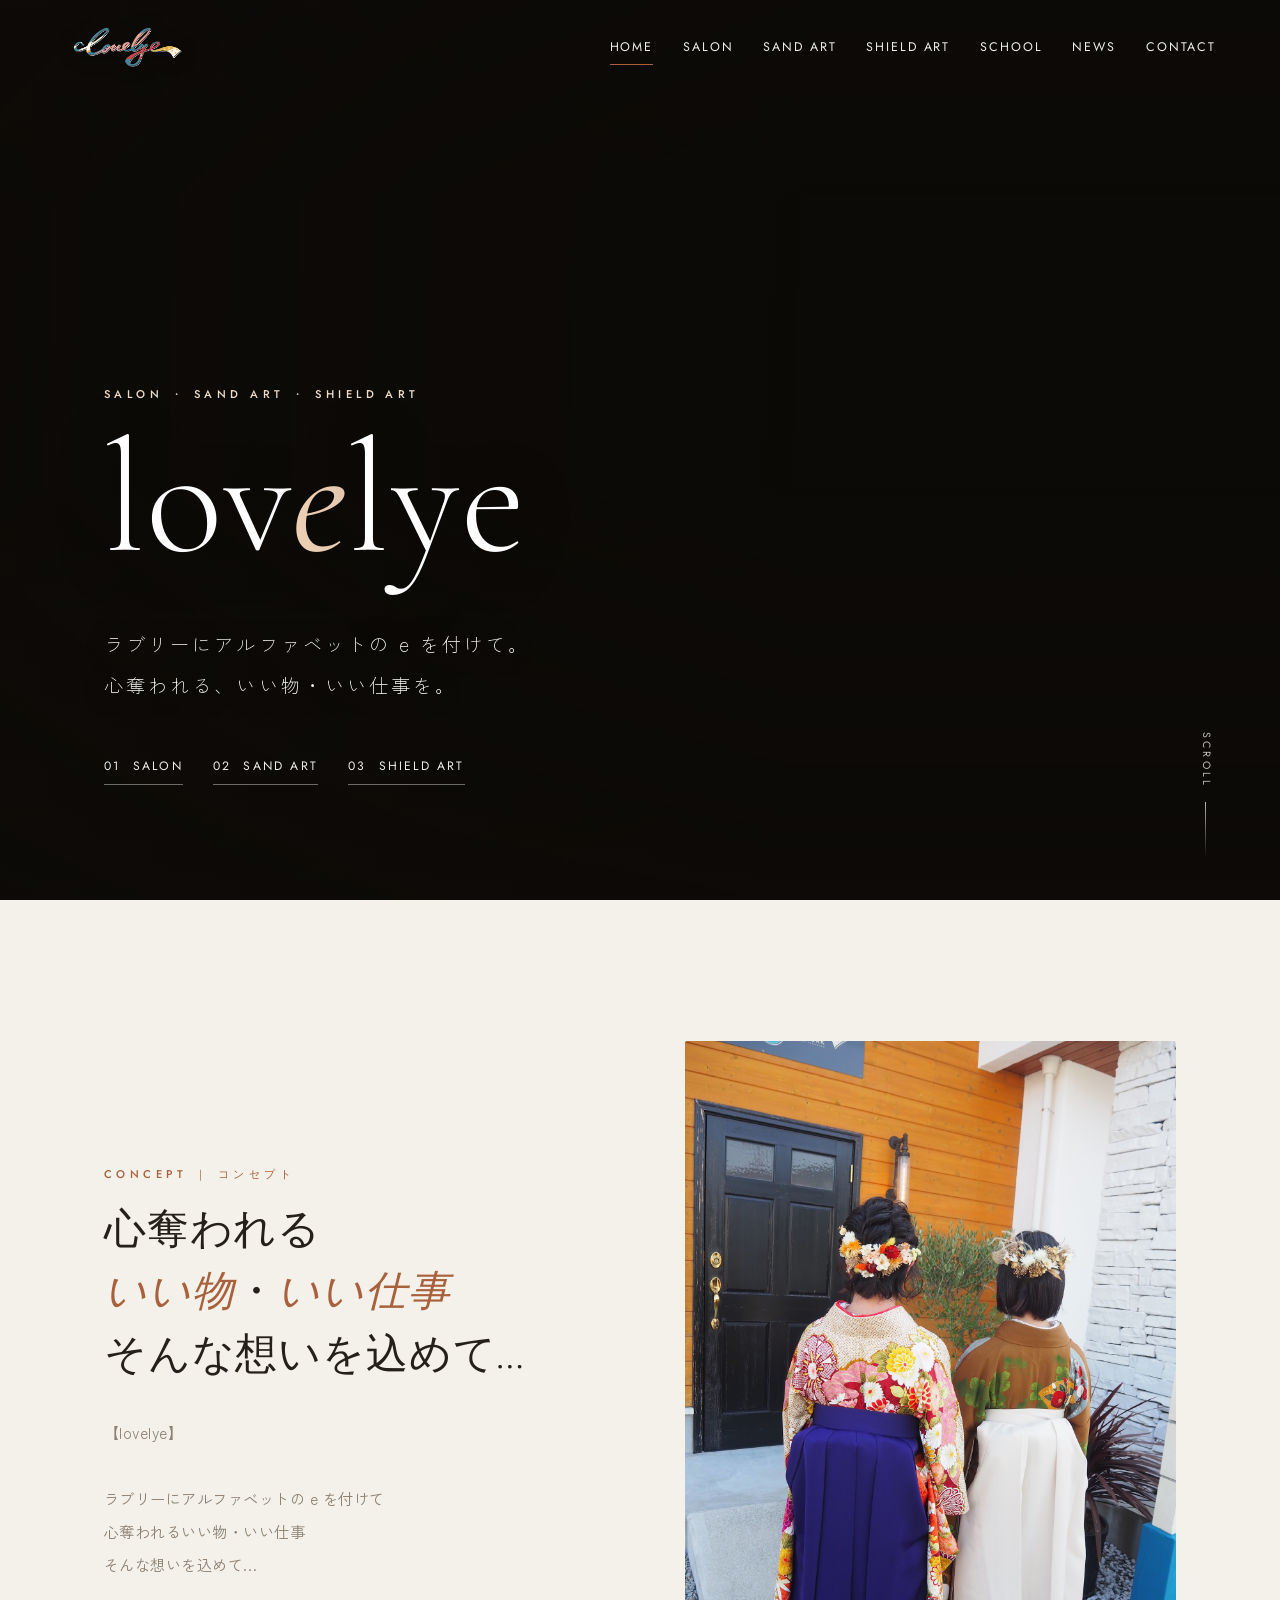
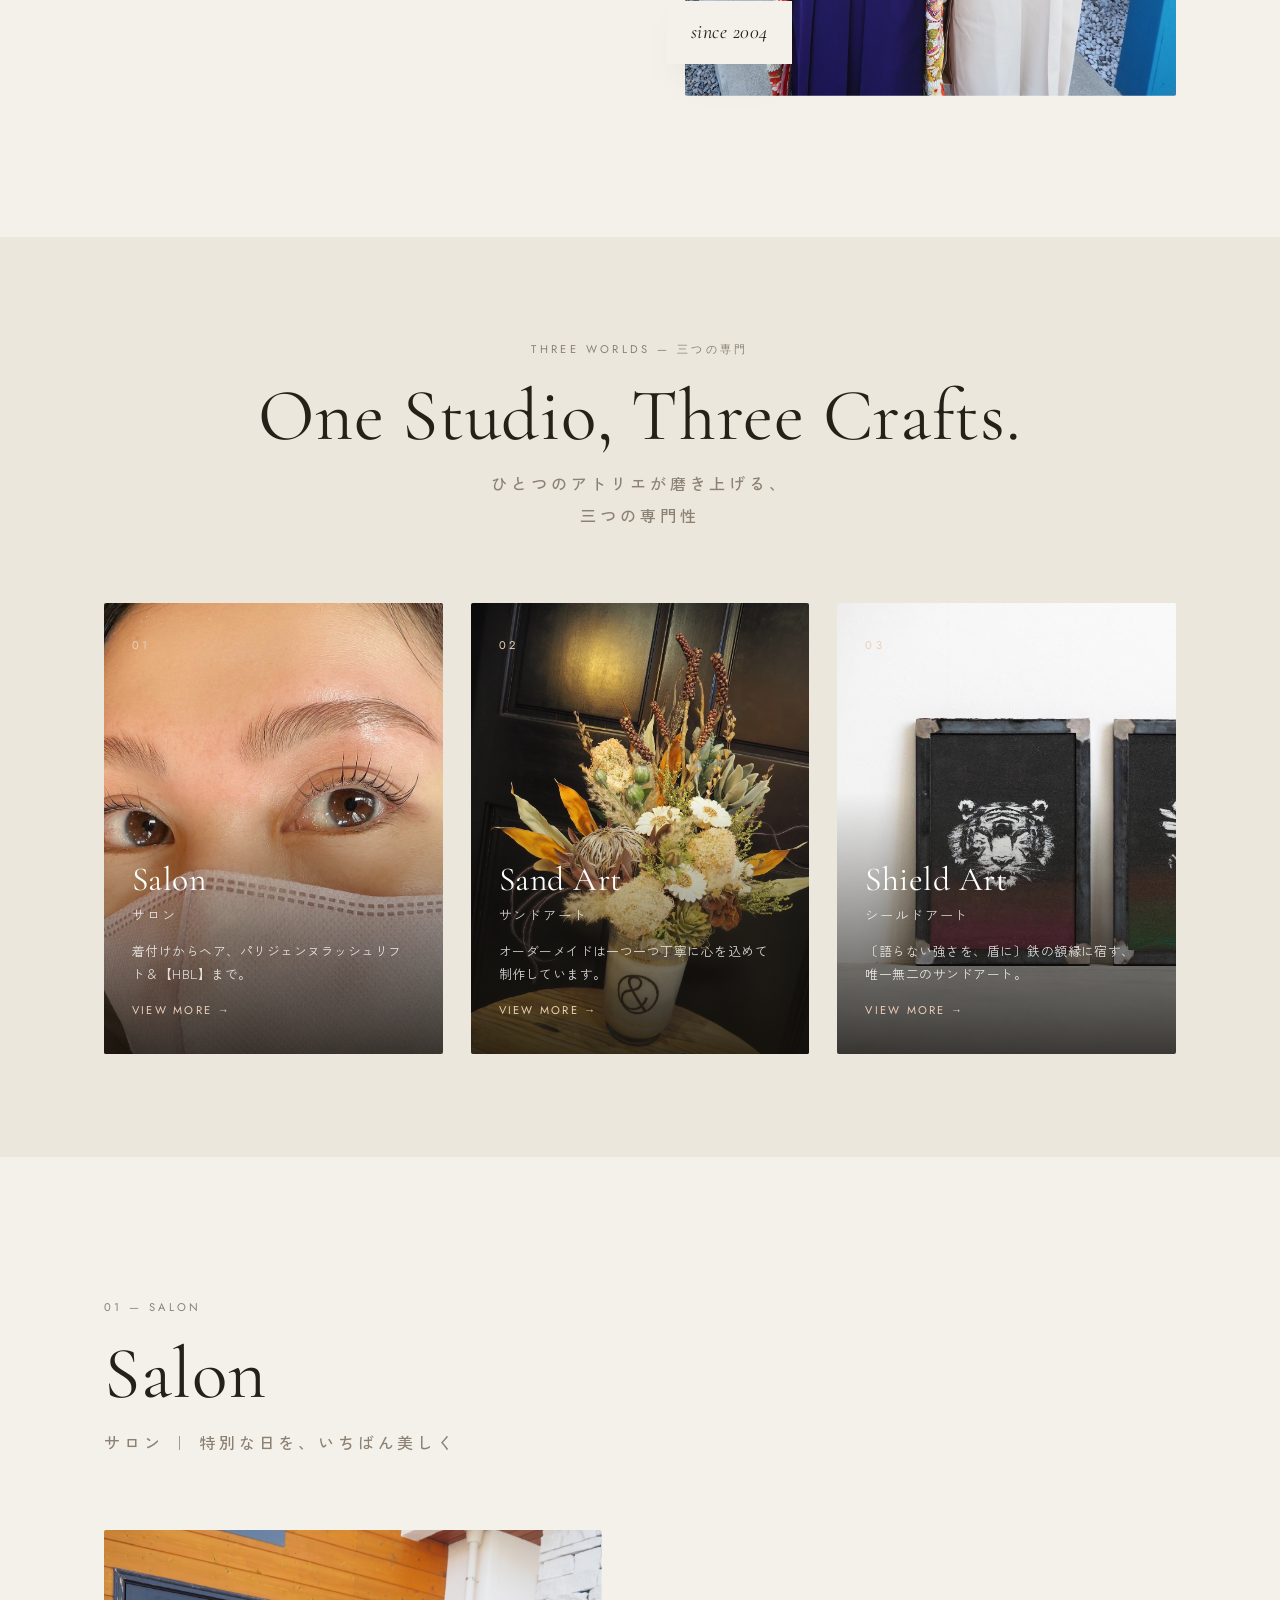
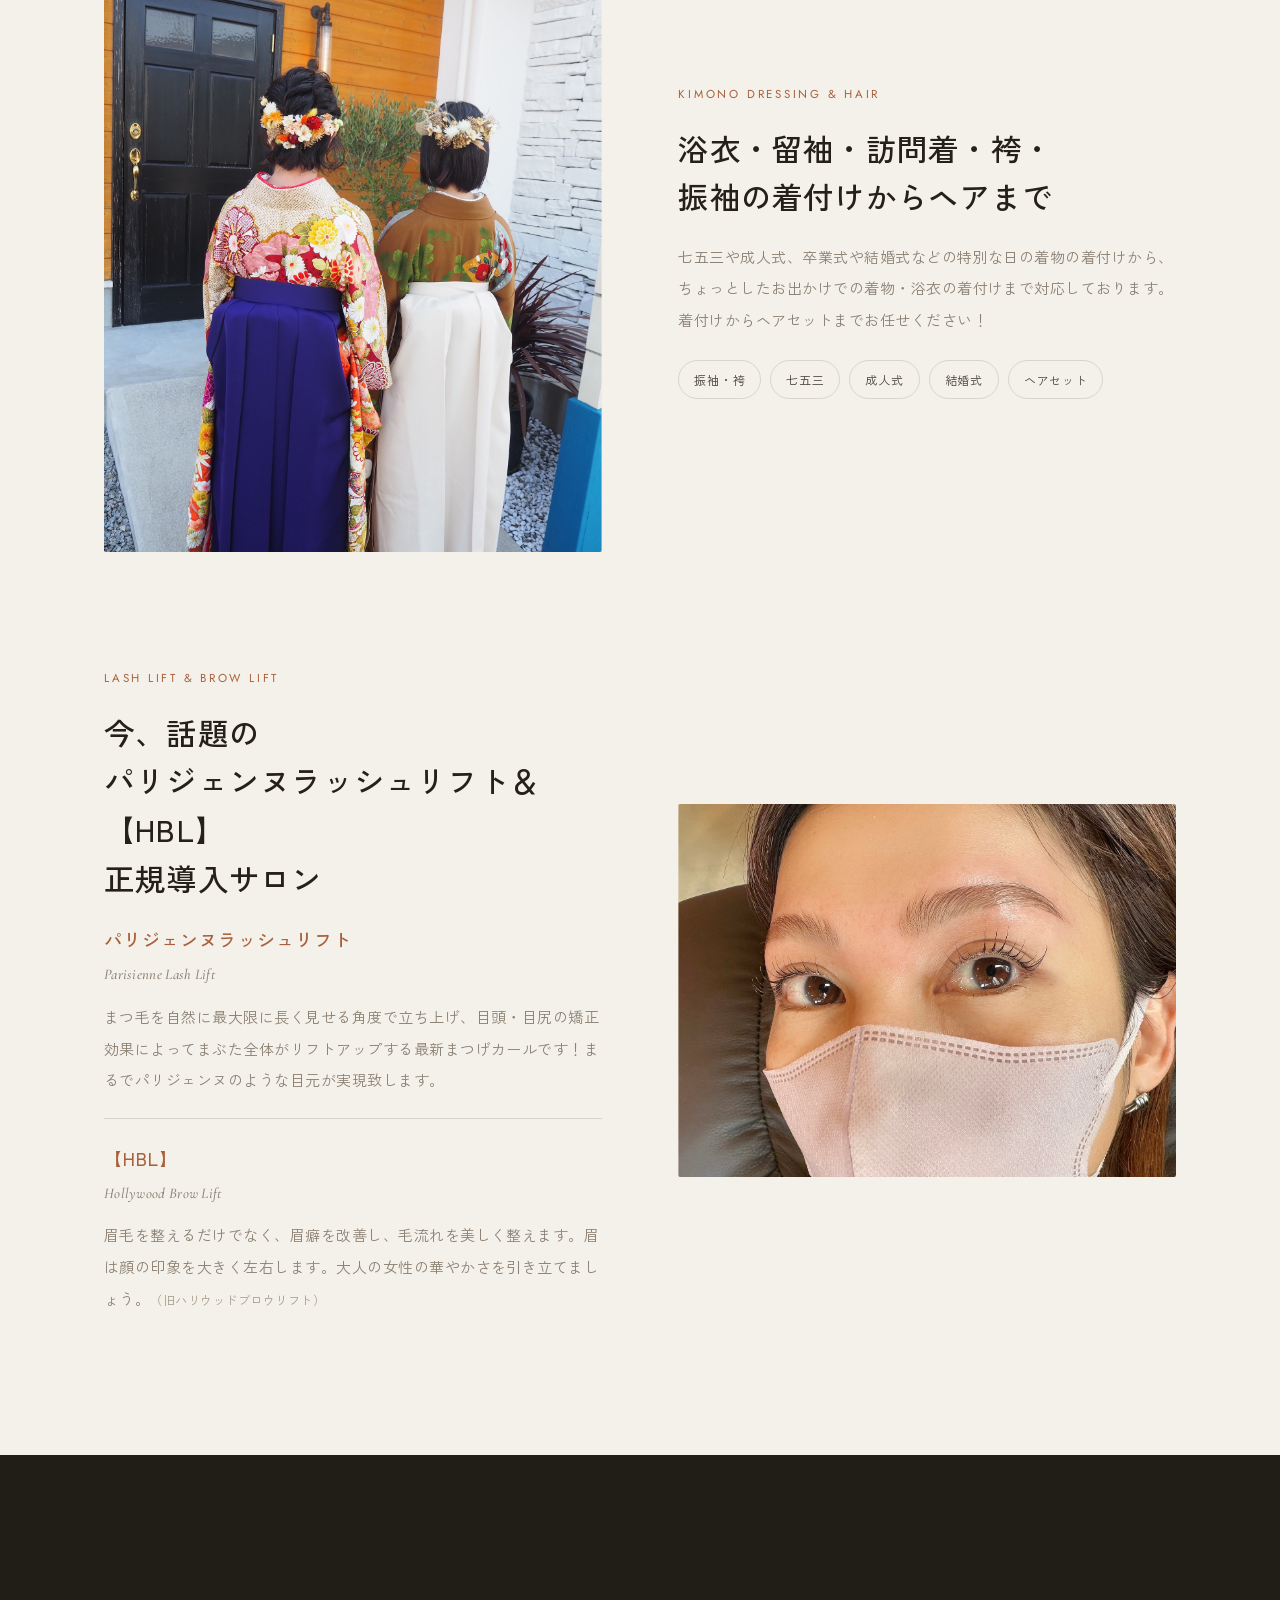
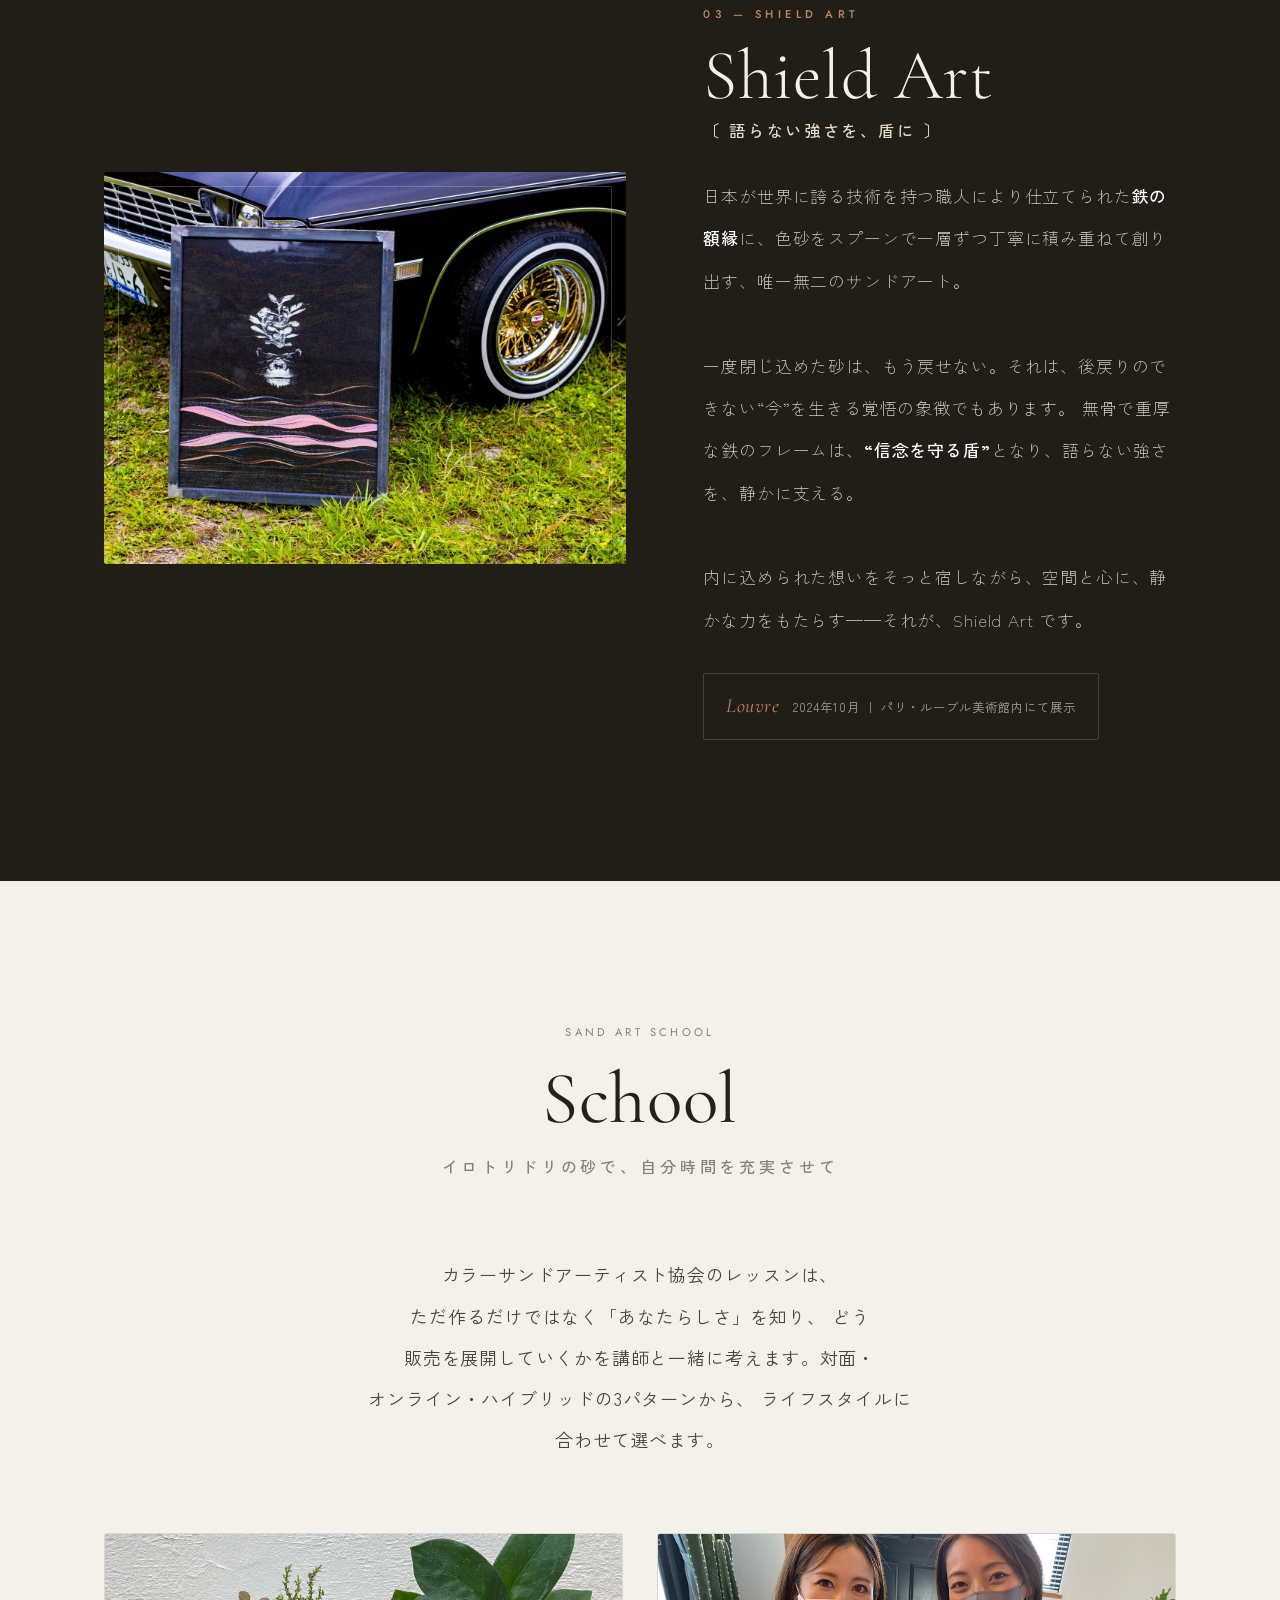
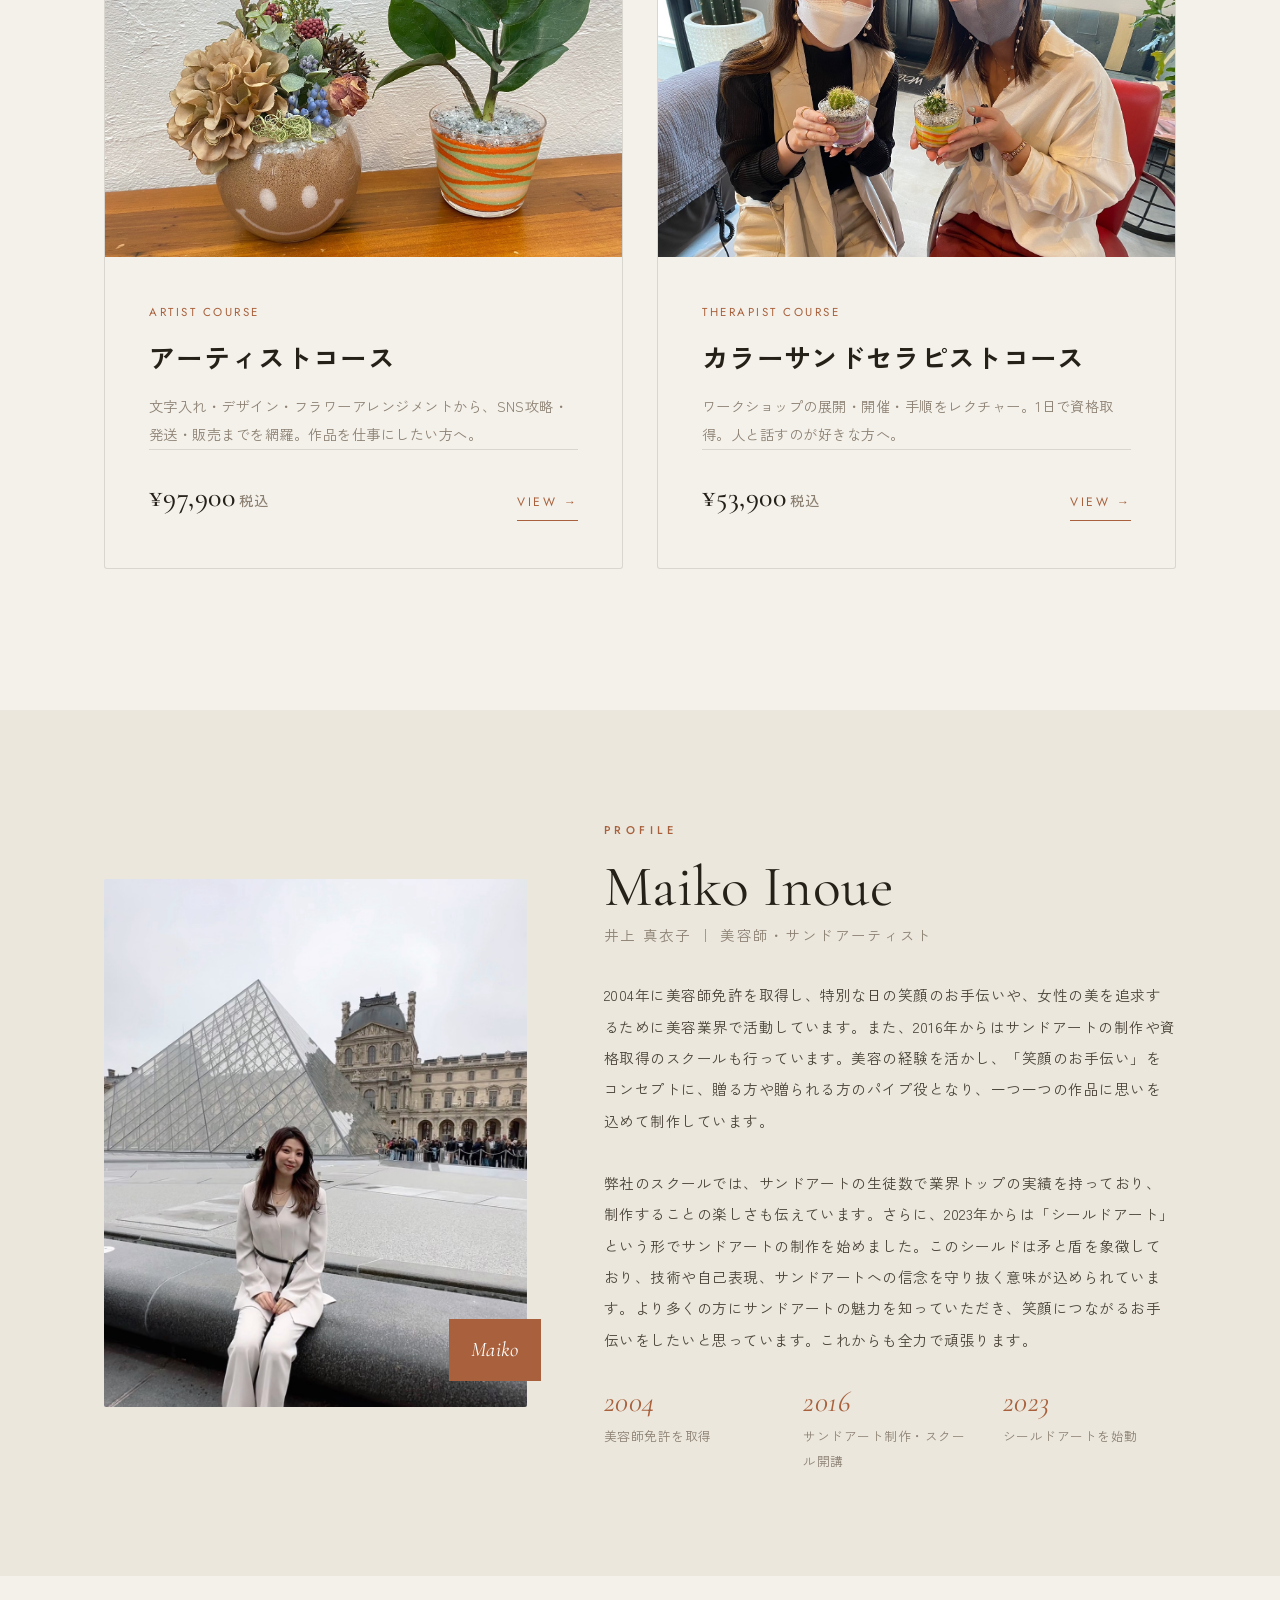
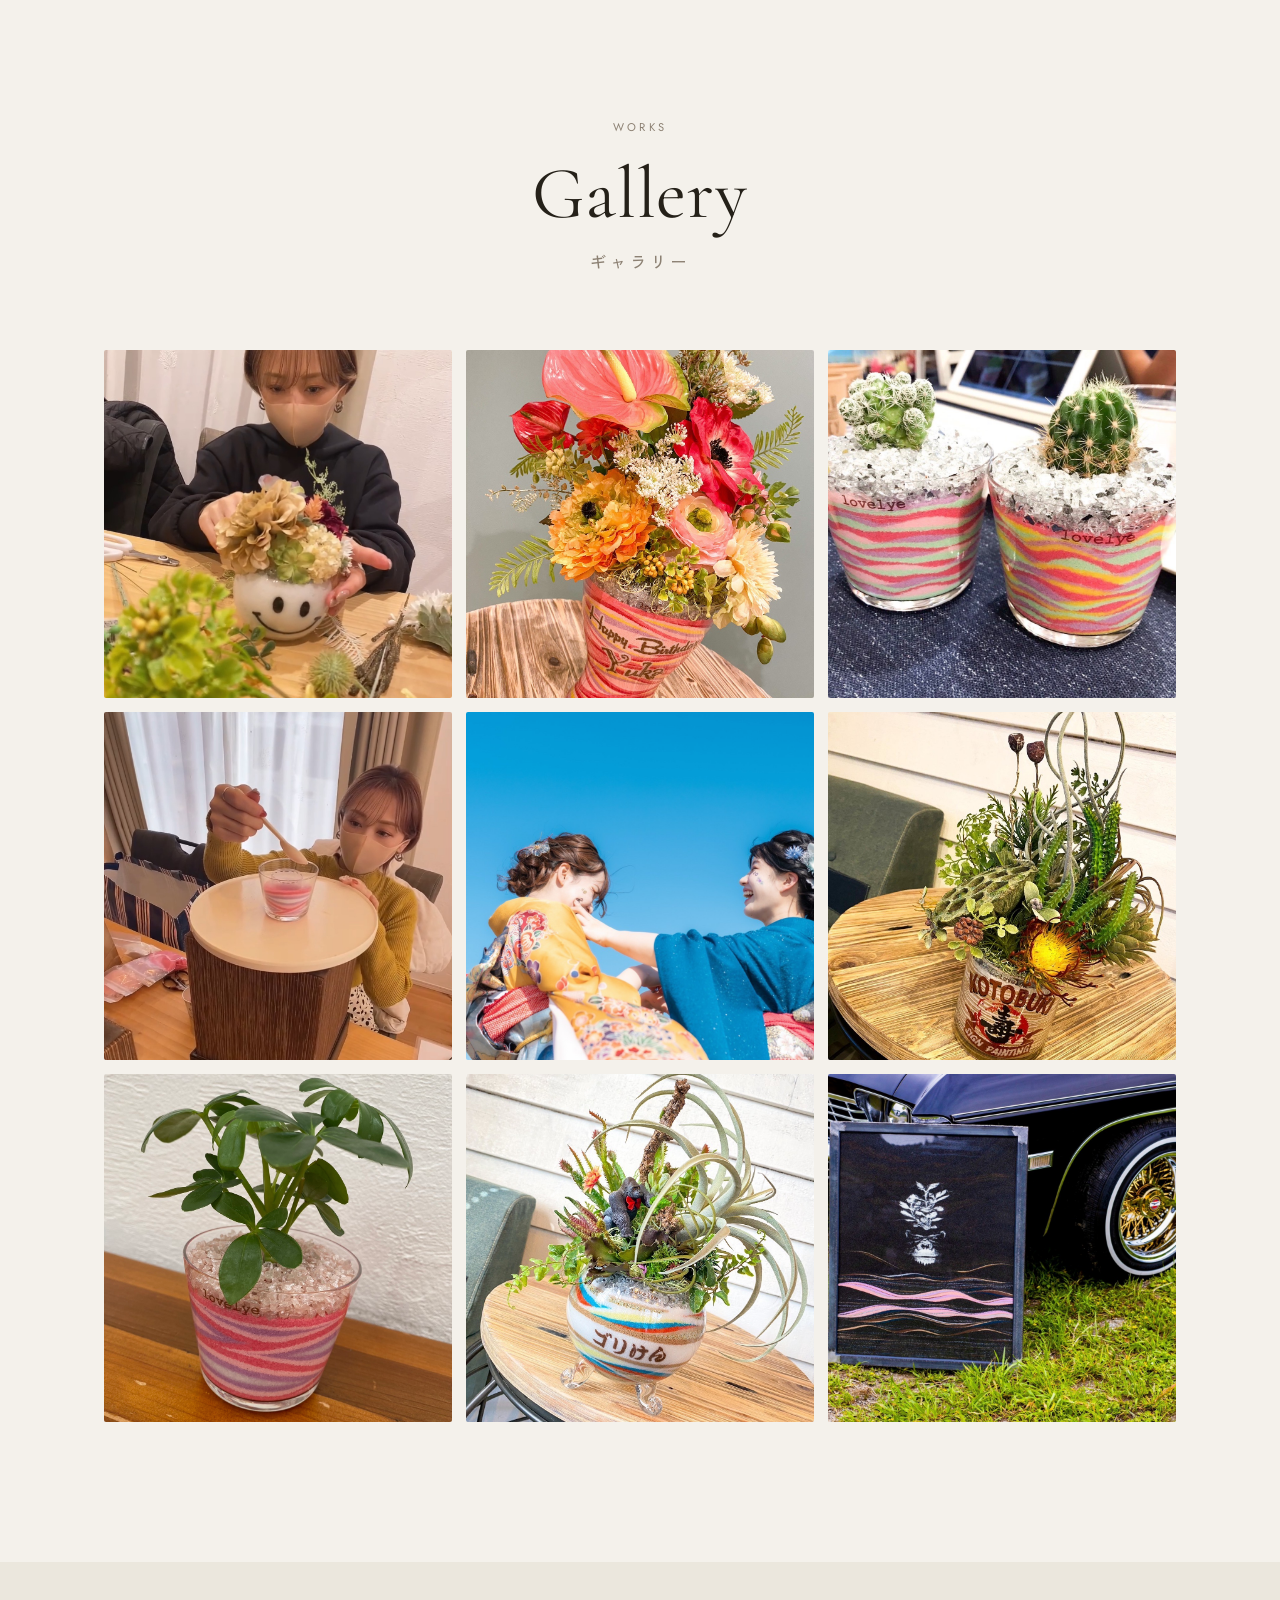
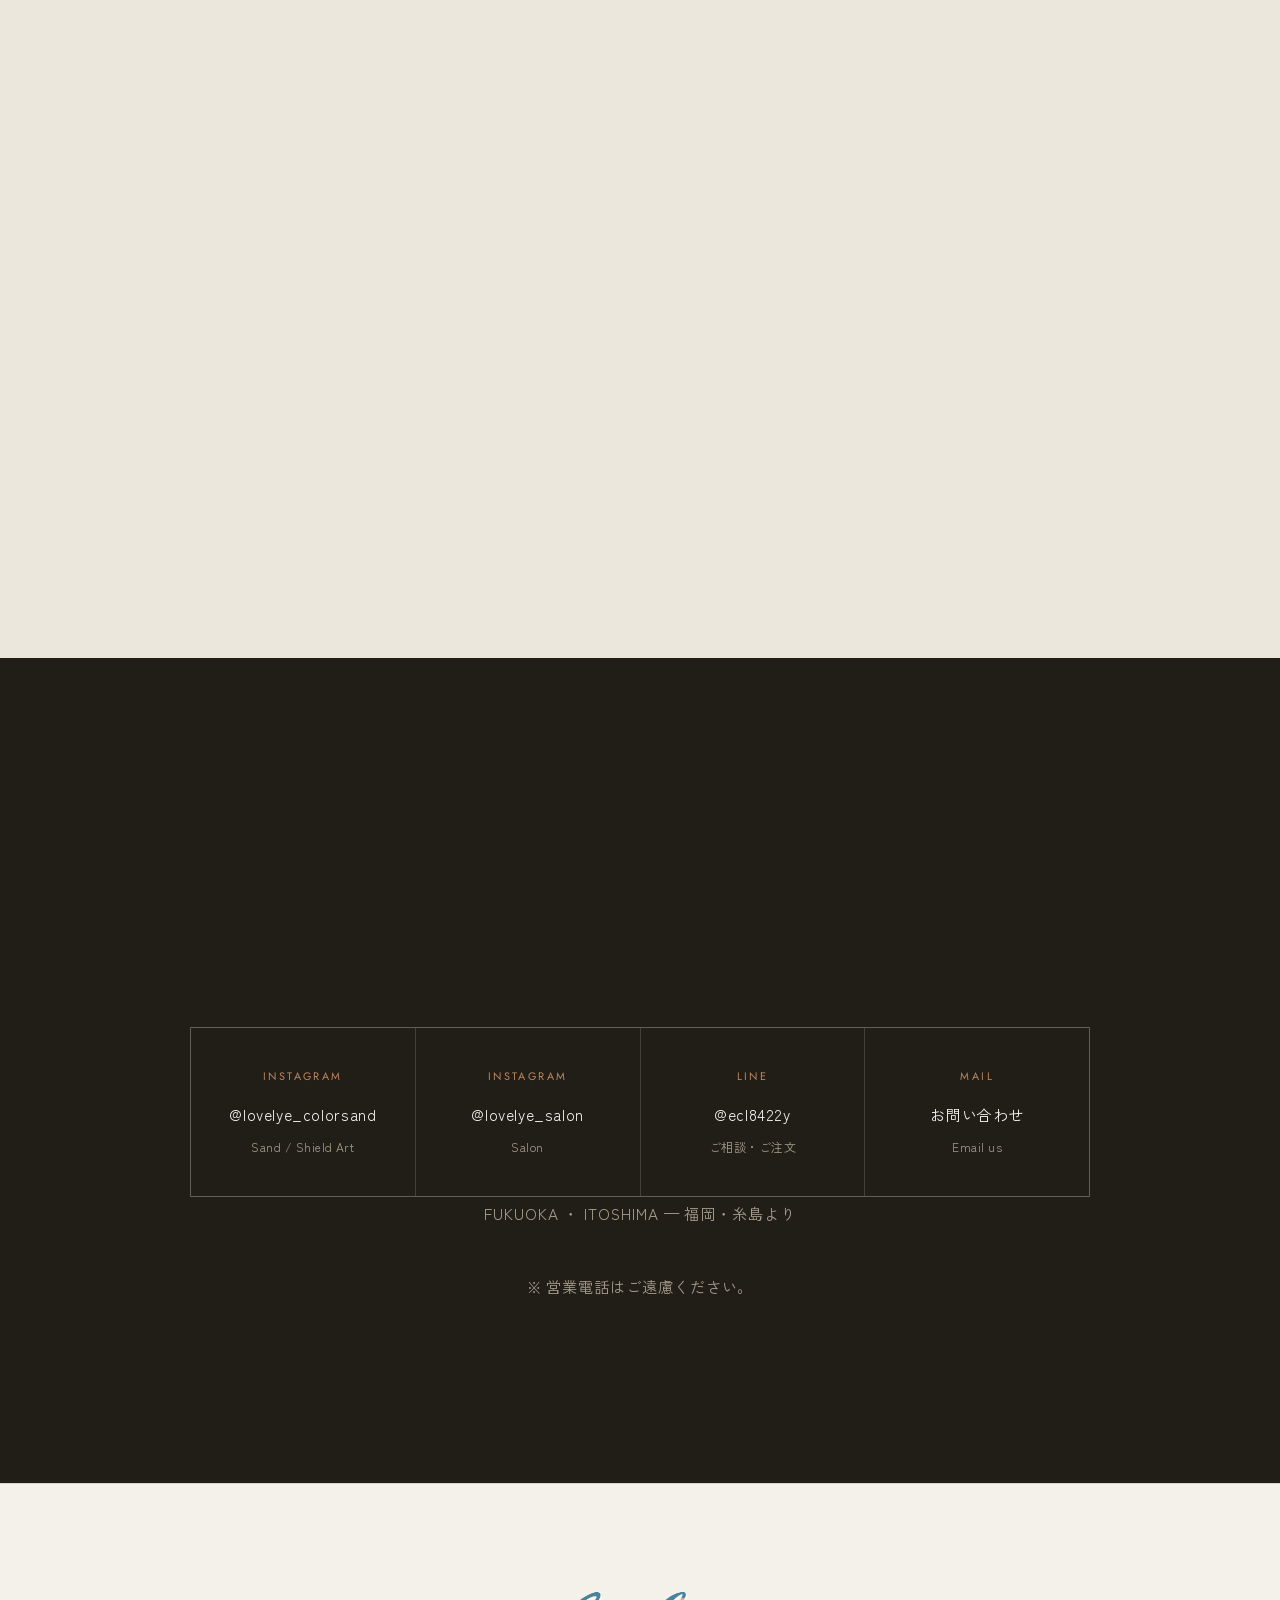
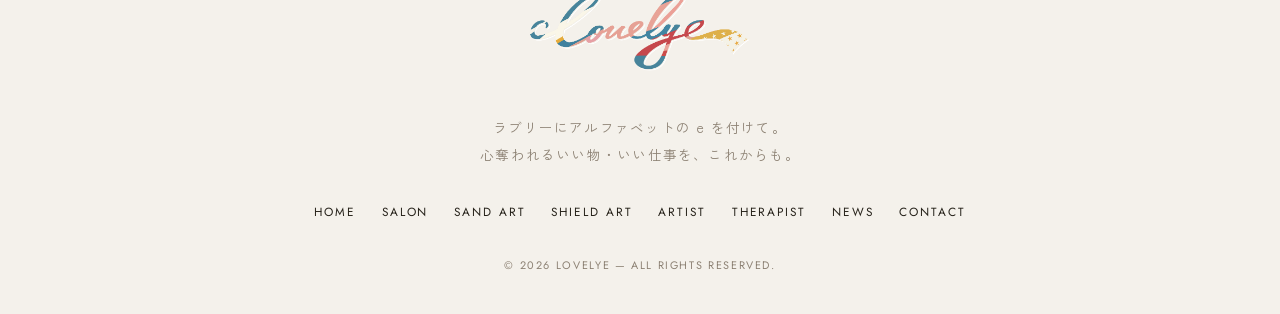
<file: index.html>
<!DOCTYPE html>
<html lang="ja">
<head>
<meta charset="UTF-8">
<meta name="viewport" content="width=device-width, initial-scale=1.0">
<title>lovelye（ラブリエ）｜糸島・福岡の着付け・ヘア・まつ毛・眉サロン／サンドアートオーダー</title>
<meta name="description" content="福岡・糸島の美容サロン lovelye。着付け・ヘアセット、まつ毛パーマ（パリジェンヌラッシュリフト）・眉（【HBL】・旧ハリウッドブロウリフト）と、名入れができる世界に一つの砂ギフト「サンドアート」のオーダーメイド。鉄額の「シールドアート」も。">
<link rel="canonical" href="https://lovelye-salon.com/">
<meta name="robots" content="index,follow,max-image-preview:large">
<meta name="theme-color" content="#F4F1EB">
<meta property="og:type" content="website">
<meta property="og:site_name" content="lovelye（ラブリエ）">
<meta property="og:title" content="lovelye（ラブリエ）｜糸島・福岡の着付け・ヘア・まつ毛・眉サロン／サンドアートオーダー">
<meta property="og:description" content="福岡・糸島の美容サロン lovelye。着付け・ヘアセット、まつ毛パーマ（パリジェンヌラッシュリフト）・眉（【HBL】・旧ハリウッドブロウリフト）と、名入れができる世界に一つの砂ギフト「サンドアート」のオーダーメイド。鉄額の「シールドアート」も。">
<meta property="og:url" content="https://lovelye-salon.com/">
<meta property="og:image" content="https://lovelye-salon.com/assets/img/top-orig-2.jpg">
<meta property="og:locale" content="ja_JP">
<meta name="twitter:card" content="summary_large_image">
<meta name="twitter:title" content="lovelye（ラブリエ）｜糸島・福岡の着付け・ヘア・まつ毛・眉サロン／サンドアートオーダー">
<meta name="twitter:description" content="福岡・糸島の美容サロン lovelye。着付け・ヘアセット、まつ毛パーマ（パリジェンヌラッシュリフト）・眉（【HBL】・旧ハリウッドブロウリフト）と、名入れができる世界に一つの砂ギフト「サンドアート」のオーダーメイド。鉄額の「シールドアート」も。">
<meta name="twitter:image" content="https://lovelye-salon.com/assets/img/top-orig-2.jpg">
<link rel="icon" href="assets/img/favicon-32.png" sizes="32x32">
<link rel="icon" href="assets/img/favicon.png" sizes="512x512">
<link rel="apple-touch-icon" href="assets/img/apple-touch-icon.png">
<link rel="preconnect" href="https://fonts.googleapis.com">
<link rel="preconnect" href="https://fonts.gstatic.com" crossorigin>
<link href="https://fonts.googleapis.com/css2?family=Cormorant+Garamond:ital,wght@0,300;0,400;0,500;1,300;1,400;1,500&family=Jost:wght@300;400;500&family=Zen+Kaku+Gothic+New:wght@300;400;500;700&display=swap" rel="stylesheet">
<link rel="stylesheet" href="assets/css/site.css?v=24">
<script type="application/ld+json">
{"@context":"https://schema.org","@type":["BeautySalon","LocalBusiness"],"@id":"https://lovelye-salon.com/#organization","name":"lovelye（ラブリエ）","alternateName":"ラブリエ","description":"糸島・福岡の着付け・ヘアセット・まつ毛パーマ・眉サロン。名入れができる世界に一つの砂ギフト「サンドアート」のオーダーメイドも。","url":"https://lovelye-salon.com/","image":"https://lovelye-salon.com/assets/img/top-orig-2.jpg","logo":"https://lovelye-salon.com/assets/img/favicon.png","email":"info@lovelye-salon.com","foundingDate":"2004","founder":{"@type":"Person","name":"井上真衣子"},"priceRange":"¥¥","address":{"@type":"PostalAddress","addressRegion":"福岡県","addressLocality":"糸島市","addressCountry":"JP"},"areaServed":[{"@type":"City","name":"糸島市"},{"@type":"City","name":"福岡市"}],"sameAs":["https://www.instagram.com/lovelye_salon/","https://www.instagram.com/lovelye_colorsand/","https://line.me/R/ti/p/@ecl8422y"],"hasOfferCatalog":{"@type":"OfferCatalog","name":"メニュー","itemListElement":[{"@type":"Offer","itemOffered":{"@type":"Service","name":"着付け・ヘアセット"}},{"@type":"Offer","itemOffered":{"@type":"Service","name":"パリジェンヌラッシュリフト"}},{"@type":"Offer","itemOffered":{"@type":"Service","name":"【HBL】","alternateName":"ハリウッドブロウリフト"}},{"@type":"Offer","itemOffered":{"@type":"Service","name":"サンドアート オーダーメイド"}}]}}
</script>
<script type="application/ld+json">
{"@context":"https://schema.org","@type":"WebSite","name":"lovelye（ラブリエ）","url":"https://lovelye-salon.com/","inLanguage":"ja"}
</script>
</head>
<body>
<svg class="svg-defs" aria-hidden="true" focusable="false"><defs><filter id="sharpen"><feConvolveMatrix order="3" preserveAlpha="true" kernelMatrix="0 -0.45 0 -0.45 2.8 -0.45 0 -0.45 0"/></filter></defs></svg>

<header id="hdr">
  <a href="index.html" class="brand" aria-label="lovelye"><img src="assets/img/logo.png" alt="lovelye"></a>
  <nav class="nav">
    <a href="index.html" class="active">Home</a>
    <a href="salon.html">Salon</a>
    <a href="order.html">Sand&nbsp;Art</a>
    <a href="index.html#shieldart">Shield&nbsp;Art</a>
    <a href="artist.html">School</a>
    <a href="news.html">News</a>
    <a href="index.html#contact">Contact</a>
  </nav>
  <button class="burger" id="burger" aria-label="menu"><span></span><span></span><span></span></button>
</header>
<div class="mobile-nav" id="mnav">
  <a href="index.html">Home<span class="jp">ホーム</span></a>
  <a href="salon.html">Salon<span class="jp">サロン</span></a>
  <a href="order.html">Sand Art<span class="jp">サンドアート</span></a>
  <a href="index.html#shieldart">Shield Art<span class="jp">シールドアート</span></a>
  <a href="artist.html">Artist<span class="jp">アーティストコース</span></a>
  <a href="therapist.html">Therapist<span class="jp">セラピストコース</span></a>
  <a href="news.html">News<span class="jp">お知らせ</span></a>
  <a href="index.html#contact">Contact<span class="jp">お問い合わせ</span></a>
</div>

<!-- HERO -->
<section class="hero" id="home">
  <div class="hero-bg">
    <div class="hs s1"><img class="hbg" src="assets/img/top-orig-2.jpg" alt="" aria-hidden="true"><img class="hfg" src="assets/img/top-orig-2.jpg" alt="着物のふたり"></div>
    <div class="hs s2"><img class="hbg" src="assets/img/top-orig-3.jpg" alt="" aria-hidden="true"><img class="hfg" src="assets/img/top-orig-3.jpg" alt="庭園での着物姿"></div>
    <div class="hs s3"><img class="hbg" src="assets/img/top-orig-1.jpg" alt="" aria-hidden="true"><img class="hfg" src="assets/img/top-orig-1.jpg" alt="シールドアート作品"></div>
  </div>
  <div class="wrap hero-in">
    <span class="eyebrow">Salon ・ Sand Art ・ Shield Art</span>
    <h1>lov<em>e</em>lye</h1>
    <p class="tag">ラブリーにアルファベットの e を付けて。<br>心奪われる、いい物・いい仕事を。</p>
    <div class="hero-tri">
      <a href="salon.html">01&nbsp;&nbsp;Salon</a>
      <a href="order.html">02&nbsp;&nbsp;Sand Art</a>
      <a href="index.html#shieldart">03&nbsp;&nbsp;Shield Art</a>
    </div>
  </div>
  <div class="scrollcue">Scroll</div>
</section>

<!-- CONCEPT -->
<section class="pad" id="concept">
  <div class="wrap">
    <div class="split">
      <div>
        <span class="eyebrow reveal">Concept ｜ コンセプト</span>
        <p class="big reveal d1">心奪われる<br><em>いい物</em>・<em>いい仕事</em><br>そんな想いを込めて…</p>
        <p class="lead reveal d2">
          【lovelye】<br><br>
          ラブリーにアルファベットの e を付けて<br>
          心奪われるいい物・いい仕事<br>
          そんな想いを込めて…
        </p>
      </div>
      <div class="split-fig reveal d2">
        <img src="assets/img/hero-portrait.jpg" alt="着付け・ヘアセット">
        <span class="cap">since 2004</span>
      </div>
    </div>
  </div>
</section>

<!-- WORLDS -->
<section class="pad-s" style="background:var(--paper-2)">
  <div class="wrap">
    <div class="shead center reveal">
      <span class="num">Three Worlds — 三つの専門</span>
      <h2>One Studio, Three Crafts.</h2>
      <span class="jp">ひとつのアトリエが磨き上げる、<br>三つの専門性</span>
    </div>
    <div class="tri">
      <a href="salon.html" class="tri-card reveal d1">
        <div class="ph"><img src="assets/img/feature-3.jpg" alt="サロン"></div>
        <div class="body"><span class="idx">01</span><h3>Salon</h3><span class="jp">サロン</span>
          <p>着付けからヘア、パリジェンヌラッシュリフト＆【HBL】まで。</p>
          <span class="go">View more →</span></div>
      </a>
      <a href="order.html" class="tri-card reveal d2">
        <div class="ph"><img src="assets/img/prod-20-a.jpg" alt="サンドアート"></div>
        <div class="body"><span class="idx">02</span><h3>Sand Art</h3><span class="jp">サンドアート</span>
          <p>オーダーメイドは一つ一つ丁寧に心を込めて制作しています。</p>
          <span class="go">View more →</span></div>
      </a>
      <a href="index.html#shieldart" class="tri-card reveal d3">
        <div class="ph"><img src="assets/img/feature-4.jpg" alt="シールドアート"></div>
        <div class="body"><span class="idx">03</span><h3>Shield Art</h3><span class="jp">シールドアート</span>
          <p>〔語らない強さを、盾に〕鉄の額縁に宿す、唯一無二のサンドアート。</p>
          <span class="go">View more →</span></div>
      </a>
    </div>
  </div>
</section>

<!-- SALON -->
<section class="pad" id="salon">
  <div class="wrap">
    <div class="shead reveal">
      <span class="num">01 — Salon</span>
      <h2>Salon</h2>
      <span class="jp">サロン ｜ 特別な日を、いちばん美しく</span>
    </div>
    <div class="frow reveal">
      <div class="fig tall"><img src="assets/img/hero-portrait.jpg" alt="着付け・ヘア"></div>
      <div class="txt">
        <span class="kick">Kimono Dressing & Hair</span>
        <h3>浴衣・留袖・訪問着・袴・振袖の着付けからヘアまで</h3>
        <p>七五三や成人式、卒業式や結婚式などの特別な日の着物の着付けから、ちょっとしたお出かけでの着物・浴衣の着付けまで対応しております。着付けからヘアセットまでお任せください！</p>
        <div class="chips"><span>振袖・袴</span><span>七五三</span><span>成人式</span><span>結婚式</span><span>ヘアセット</span></div>
      </div>
    </div>
    <div class="frow rev reveal">
      <div class="fig"><img src="assets/img/feature-3.jpg" alt="まつ毛・眉"></div>
      <div class="txt">
        <span class="kick">Lash Lift & Brow Lift</span>
        <h3>今、話題の<br>パリジェンヌラッシュリフト＆<br>【HBL】<br>正規導入サロン</h3>
        <div class="subitem">
          <h4>パリジェンヌラッシュリフト<span class="en">Parisienne Lash Lift</span></h4>
          <p>まつ毛を自然に最大限に長く見せる角度で立ち上げ、目頭・目尻の矯正効果によってまぶた全体がリフトアップする最新まつげカールです！まるでパリジェンヌのような目元が実現致します。</p>
        </div>
        <div class="subitem">
          <h4>【HBL】<span class="en">Hollywood Brow Lift</span></h4>
          <p>眉毛を整えるだけでなく、眉癖を改善し、毛流れを美しく整えます。眉は顔の印象を大きく左右します。大人の女性の華やかさを引き立てましょう。<span style="font-size:.82em;color:var(--muted-l)">（旧ハリウッドブロウリフト）</span></p>
        </div>
      </div>
    </div>
  </div>
</section>

<!-- SHIELD ART -->
<section class="dark pad" id="shieldart">
  <div class="wrap">
    <div class="shield-grid">
      <div class="shield-fig reveal">
        <img src="assets/img/profile.jpg" alt="シールドアート — 鉄額のサンドアート" style="aspect-ratio:4/3;object-position:center 40%">
        <span class="frame"></span>
      </div>
      <div class="shield-txt">
        <span class="eyebrow reveal">03 — Shield Art</span>
        <h2 class="reveal d1">Shield Art</h2>
        <p class="subt reveal d1">〔 語らない強さを、盾に 〕</p>
        <p class="poem reveal d2">
          日本が世界に誇る技術を持つ職人により仕立てられた<b>鉄の額縁</b>に、色砂をスプーンで一層ずつ丁寧に積み重ねて創り出す、唯一無二のサンドアート。<br><br>
          一度閉じ込めた砂は、もう戻せない。それは、後戻りのできない“今”を生きる覚悟の象徴でもあります。
          無骨で重厚な鉄のフレームは、<b>“信念を守る盾”</b>となり、語らない強さを、静かに支える。<br><br>
          内に込められた想いをそっと宿しながら、空間と心に、静かな力をもたらす──それが、Shield Art です。
        </p>
        <div class="louvre reveal d3">
          <span class="b">Louvre</span>
          <span class="s">2024年10月 ｜ パリ・ルーブル美術館内にて展示</span>
        </div>
      </div>
    </div>
  </div>
</section>

<!-- SCHOOL teaser -->
<section class="pad" id="school">
  <div class="wrap">
    <div class="shead center reveal">
      <span class="num">Sand Art School</span>
      <h2>School</h2>
      <span class="jp">イロトリドリの砂で、自分時間を充実させて</span>
    </div>
    <p class="intro reveal d1">
      カラーサンドアーティスト協会のレッスンは、ただ作るだけではなく「あなたらしさ」を知り、
      どう販売を展開していくかを講師と一緒に考えます。対面・オンライン・ハイブリッドの3パターンから、
      ライフスタイルに合わせて選べます。
    </p>
    <div class="courses" style="margin-top:clamp(44px,7vw,72px)">
      <a href="artist.html" class="course reveal d1">
        <div class="ph"><img src="assets/img/art-4.jpg" alt="アーティストコース"></div>
        <div class="cb">
          <span class="tag">Artist Course</span>
          <h3>アーティストコース</h3>
          <p>文字入れ・デザイン・フラワーアレンジメントから、SNS攻略・発送・販売までを網羅。作品を仕事にしたい方へ。</p>
          <div class="pr"><span class="amt">¥97,900<small>税込</small></span><span class="tlink" style="border-color:var(--clay);color:var(--clay)">View →</span></div>
        </div>
      </a>
      <a href="therapist.html" class="course reveal d2">
        <div class="ph"><img src="assets/img/ws-1.jpg" alt="セラピストコース"></div>
        <div class="cb">
          <span class="tag">Therapist Course</span>
          <h3>カラーサンドセラピストコース</h3>
          <p>ワークショップの展開・開催・手順をレクチャー。1日で資格取得。人と話すのが好きな方へ。</p>
          <div class="pr"><span class="amt">¥53,900<small>税込</small></span><span class="tlink" style="border-color:var(--clay);color:var(--clay)">View →</span></div>
        </div>
      </a>
    </div>
  </div>
</section>

<!-- PROFILE -->
<section class="pad-s" style="background:var(--paper-2)" id="profile">
  <div class="wrap">
    <div class="prof-grid">
      <div class="prof-fig reveal">
        <img src="assets/img/shield-louvre.jpg" alt="井上真衣子" style="object-position:center 32%">
        <span class="sig">Maiko</span>
      </div>
      <div class="prof-txt">
        <span class="eyebrow reveal">Profile</span>
        <h2 class="reveal d1">Maiko Inoue</h2>
        <p class="role reveal d1">井上 真衣子 ｜ 美容師・サンドアーティスト</p>
        <p class="reveal d2">
          2004年に美容師免許を取得し、特別な日の笑顔のお手伝いや、女性の美を追求するために美容業界で活動しています。また、2016年からはサンドアートの制作や資格取得のスクールも行っています。美容の経験を活かし、「笑顔のお手伝い」をコンセプトに、贈る方や贈られる方のパイプ役となり、一つ一つの作品に思いを込めて制作しています。<br><br>
          弊社のスクールでは、サンドアートの生徒数で業界トップの実績を持っており、制作することの楽しさも伝えています。さらに、2023年からは「シールドアート」という形でサンドアートの制作を始めました。このシールドは矛と盾を象徴しており、技術や自己表現、サンドアートへの信念を守り抜く意味が込められています。より多くの方にサンドアートの魅力を知っていただき、笑顔につながるお手伝いをしたいと思っています。これからも全力で頑張ります。
        </p>
        <div class="timeline reveal d3">
          <div><div class="y">2004</div><div class="lb">美容師免許を取得</div></div>
          <div><div class="y">2016</div><div class="lb">サンドアート制作・スクール開講</div></div>
          <div><div class="y">2023</div><div class="lb">シールドアートを始動</div></div>
        </div>
      </div>
    </div>
  </div>
</section>

<!-- GALLERY -->
<section class="pad">
  <div class="wrap">
    <div class="shead center reveal">
      <span class="num">Works</span>
      <h2>Gallery</h2>
      <span class="jp">ギャラリー</span>
    </div>
    <div class="masonry reveal d1">
      <figure><img src="assets/img/art-2.jpg" alt="作品"></figure>
      <figure><img src="assets/img/prod-20-b.jpg" alt="作品"></figure>
      <figure><img src="assets/img/ws-2.jpg" alt="作品"></figure>
      <figure><img src="assets/img/art-1.jpg" alt="作品"></figure>
      <figure><img src="assets/img/salon-1.jpg" alt="作品"></figure>
      <figure><img src="assets/img/prod-10-b.jpg" alt="作品"></figure>
      <figure><img src="assets/img/art-3.jpg" alt="作品"></figure>
      <figure><img src="assets/img/prod-15-b.jpg" alt="作品"></figure>
      <figure><img src="assets/img/profile.jpg" alt="シールドアート作品"></figure>
    </div>
  </div>
</section>

<!-- NEWS -->
<section class="pad-s" style="background:var(--paper-2)">
  <div class="wrap">
    <div class="shead reveal">
      <span class="num">Information</span>
      <h2>News</h2>
      <span class="jp">お知らせ</span>
    </div>
    <div class="news-list reveal d1">
      <a class="news-item" href="news.html#n1">
        <span class="date">2025 . 03 . 12</span><span class="cat">Salon</span>
        <span class="t">📢 早朝料金改定のお知らせ（4月1日より）</span>
      </a>
      <a class="news-item" href="news.html#n2">
        <span class="date">2024 . 09 . 19</span><span class="cat">Shield Art</span>
        <span class="t">2024年10月、パリ・ルーブル美術館内にシールドアートを展示いたします。</span>
      </a>
    </div>
    <p class="news-more reveal d2"><a href="news.html" class="tlink">View all news &rarr;</a></p>
  </div>
</section>

<!-- CONTACT -->
<section class="dark pad" id="contact">
  <div class="wrap cta">
    <span class="eyebrow reveal">Get in Touch</span>
    <h2 class="reveal d1">Contact</h2>
    <p class="reveal d1">お得なサービスやキャンペーンを配信しております。<br>各種SNS・メールにて、お気軽にお問い合わせください。</p>
    <div class="channels reveal d2">
      <a class="channel" href="https://www.instagram.com/lovelye_colorsand/" target="_blank" rel="noopener"><div class="ic">Instagram</div><div class="v">@lovelye_colorsand</div><div class="v2">Sand / Shield Art</div></a>
      <a class="channel" href="https://www.instagram.com/lovelye_salon/" target="_blank" rel="noopener"><div class="ic">Instagram</div><div class="v">@lovelye_salon</div><div class="v2">Salon</div></a>
      <a class="channel" href="https://line.me/R/ti/p/@ecl8422y" target="_blank" rel="noopener"><div class="ic">LINE</div><div class="v">@ecl8422y</div><div class="v2">ご相談・ご注文</div></a>
      <a class="channel" href="mailto:info@lovelye-salon.com"><div class="ic">Mail</div><div class="v">お問い合わせ</div><div class="v2">Email us</div></a>
    </div>
    <p class="locrow reveal">FUKUOKA ・ ITOSHIMA — 福岡・糸島より</p>
    <p class="warn reveal">※ 営業電話はご遠慮ください。</p>
  </div>
</section>

<footer>
  <div class="wrap">
    <img class="logo-img" src="assets/img/logo.png" alt="lovelye">
    <p class="ft-tag">ラブリーにアルファベットの e を付けて。<br>心奪われるいい物・いい仕事を、これからも。</p>
    <nav class="ft-nav">
      <a href="index.html">Home</a>
      <a href="salon.html">Salon</a>
      <a href="order.html">Sand Art</a>
      <a href="index.html#shieldart">Shield Art</a>
      <a href="artist.html">Artist</a>
      <a href="therapist.html">Therapist</a>
      <a href="news.html">News</a>
    <a href="index.html#contact">Contact</a>
    </nav>
    <p class="copy">© 2026 lovelye — All Rights Reserved.</p>
  </div>
</footer>

<script src="assets/js/site.js?v=24"></script>
</body>
</html>
</file>
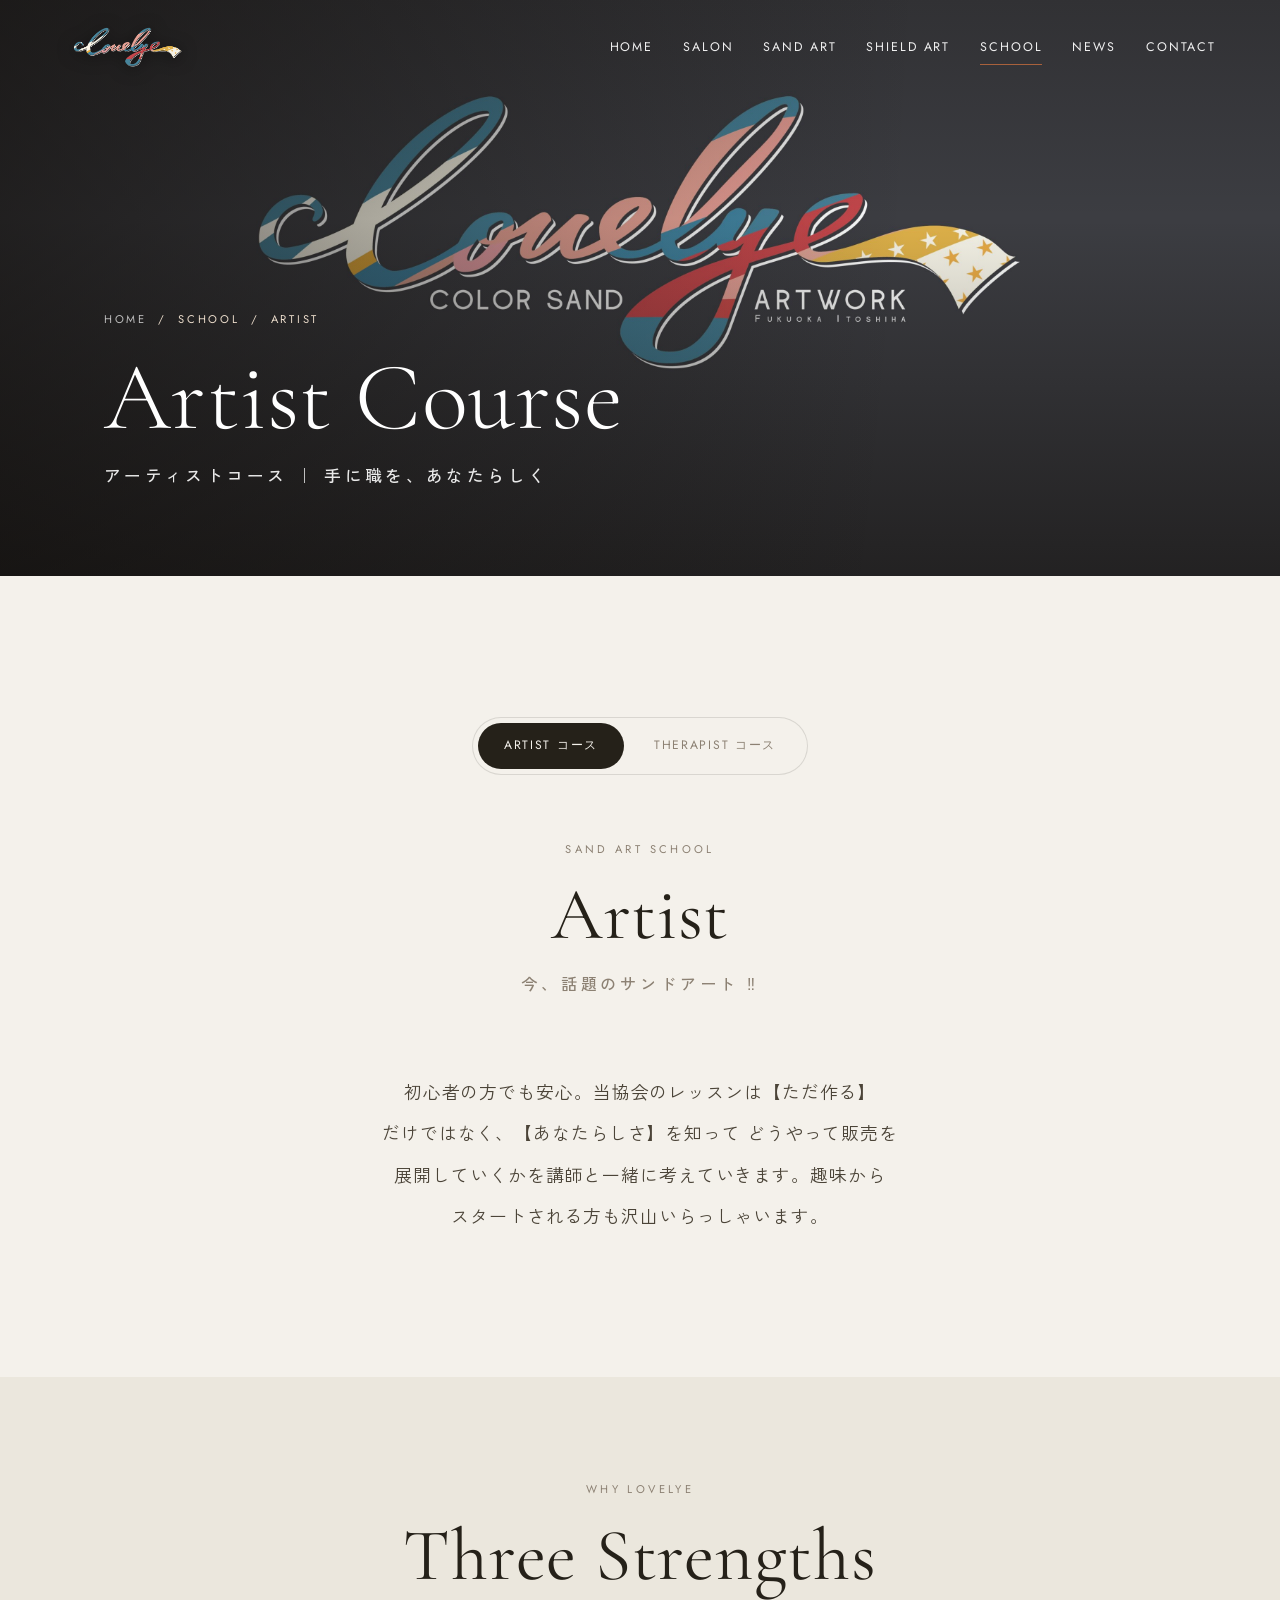
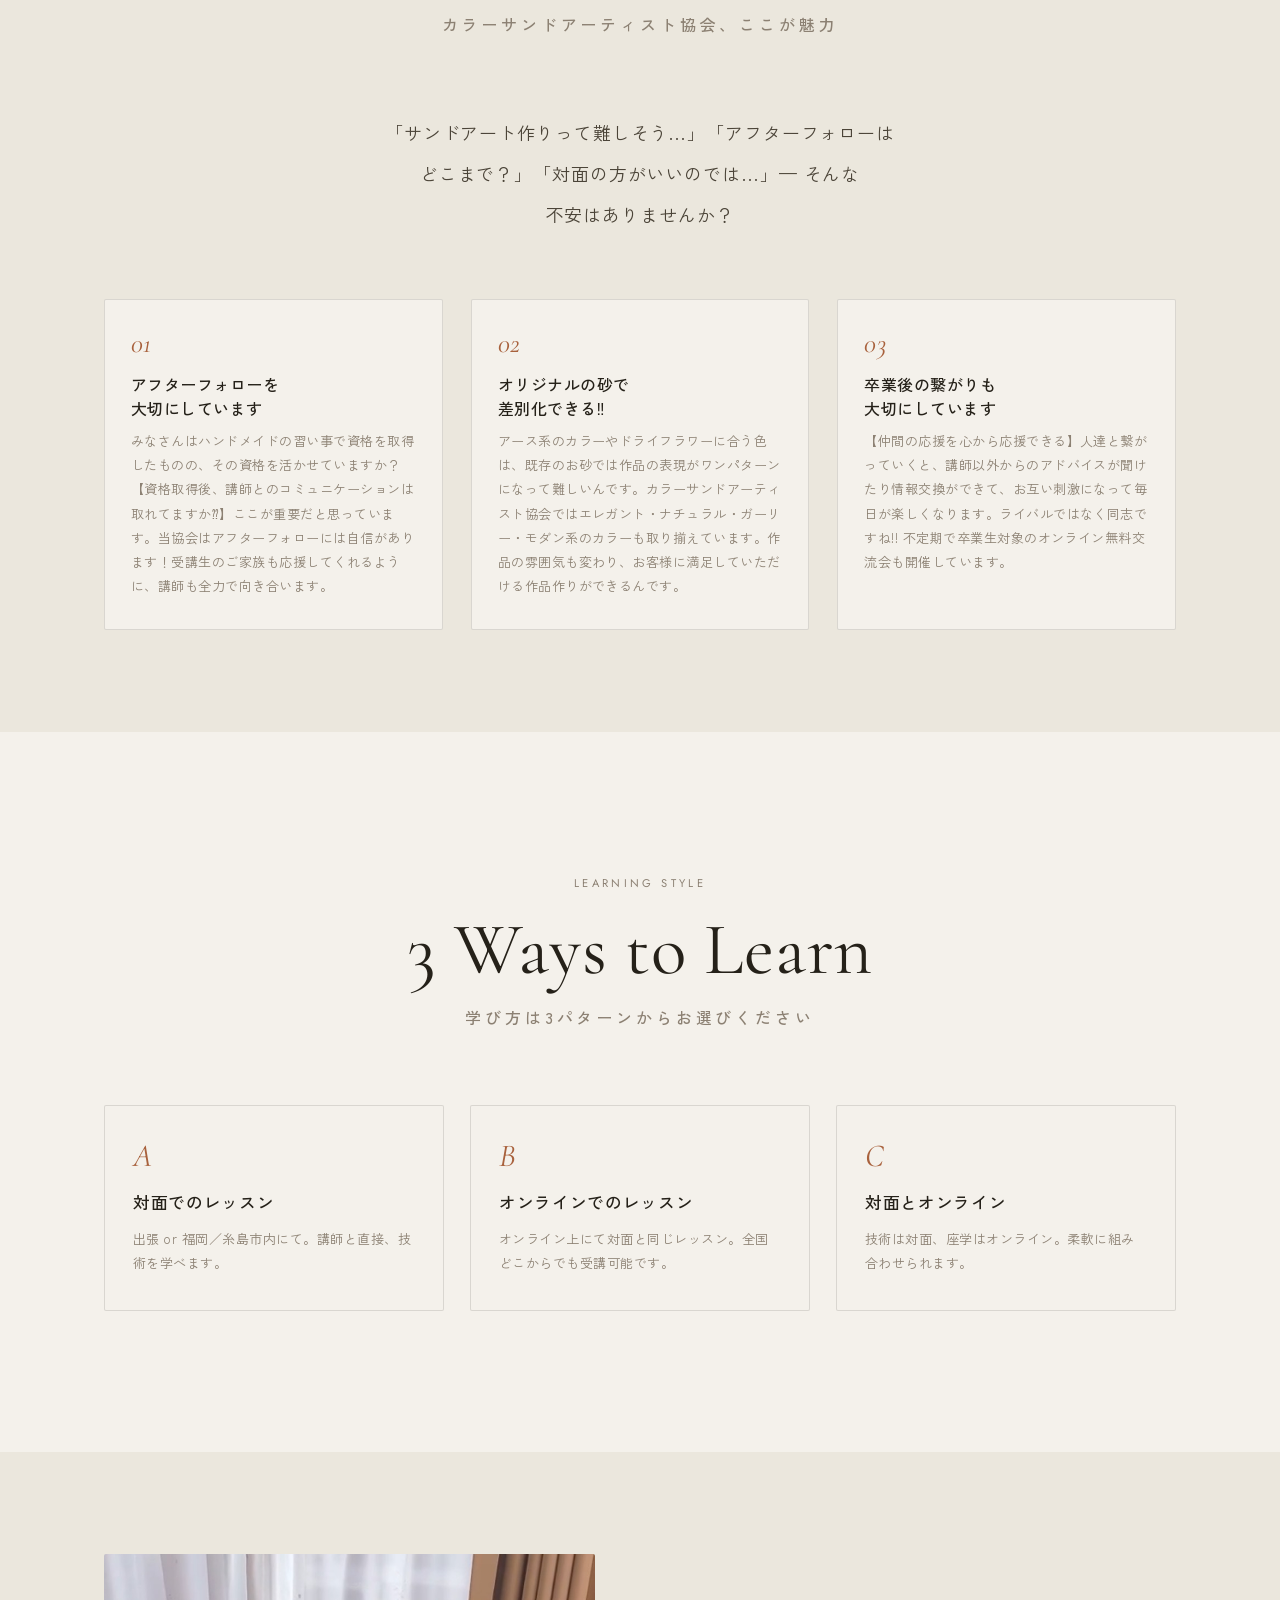
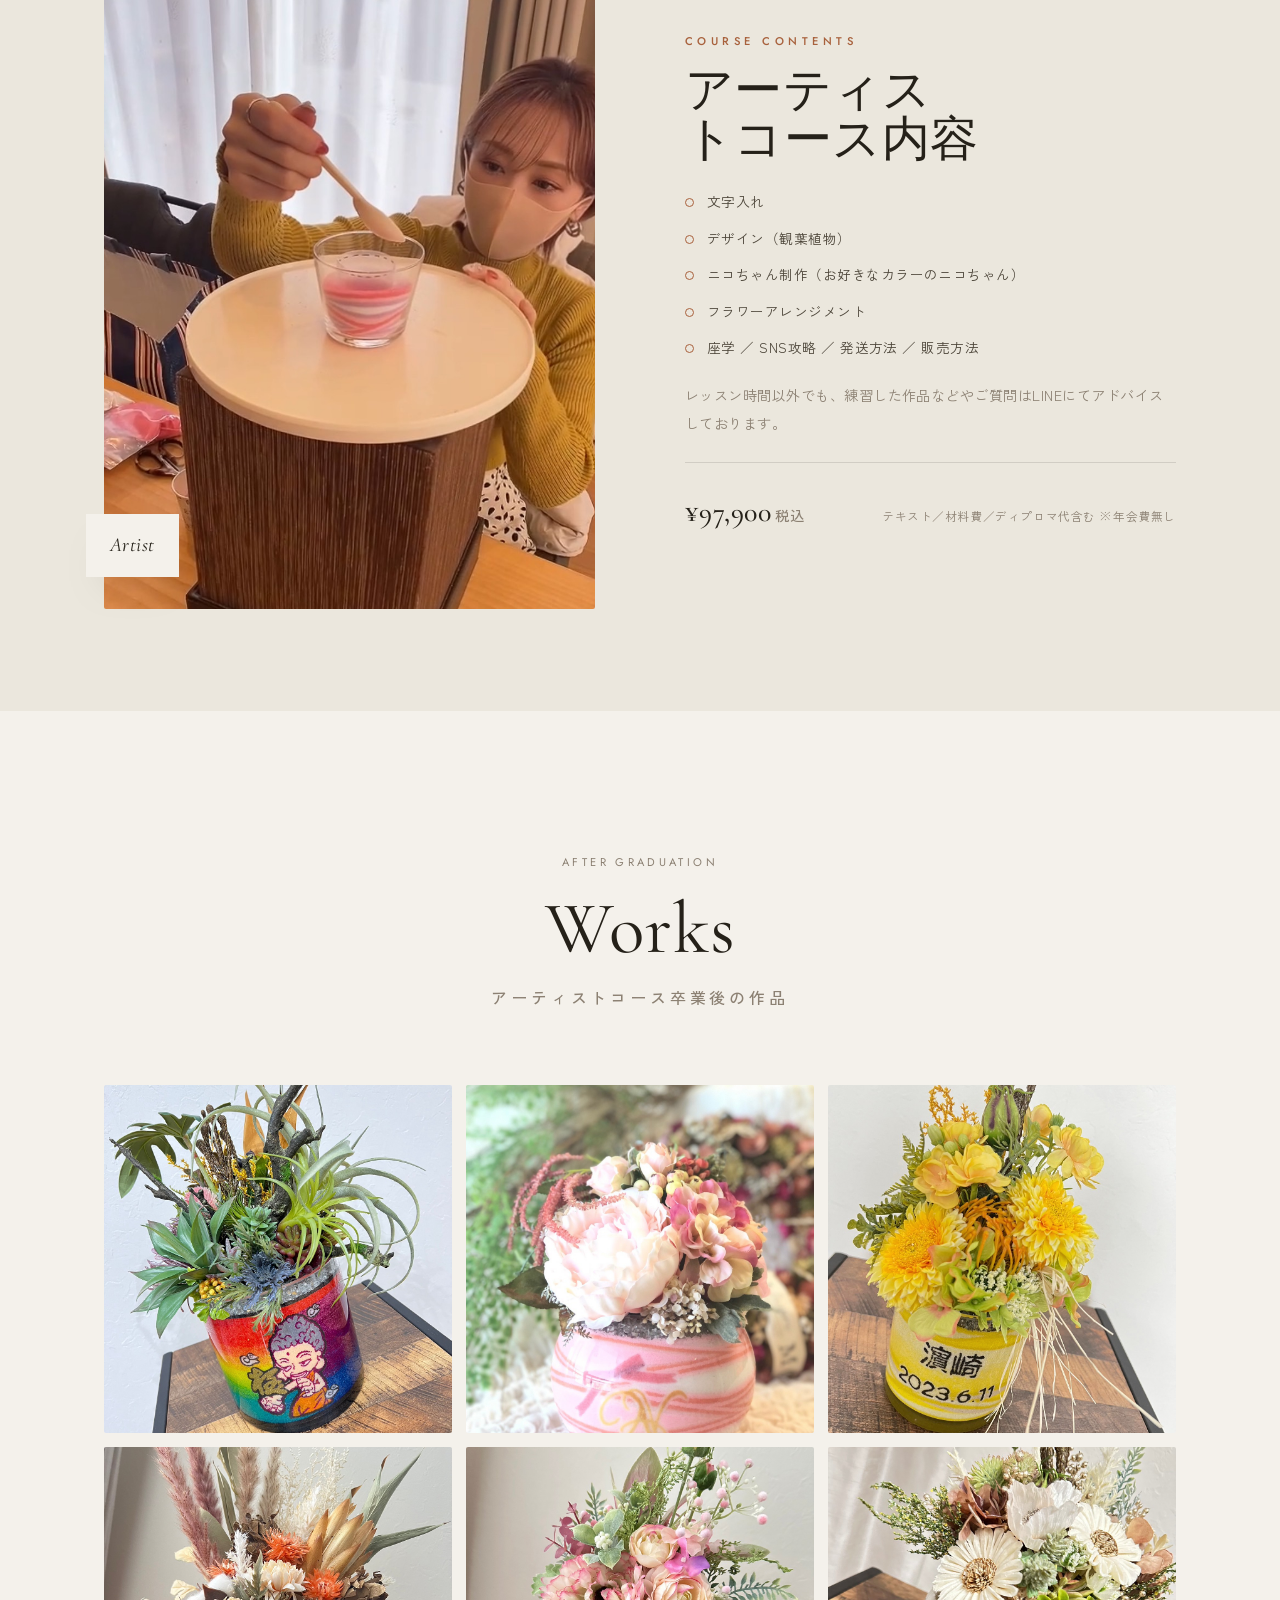
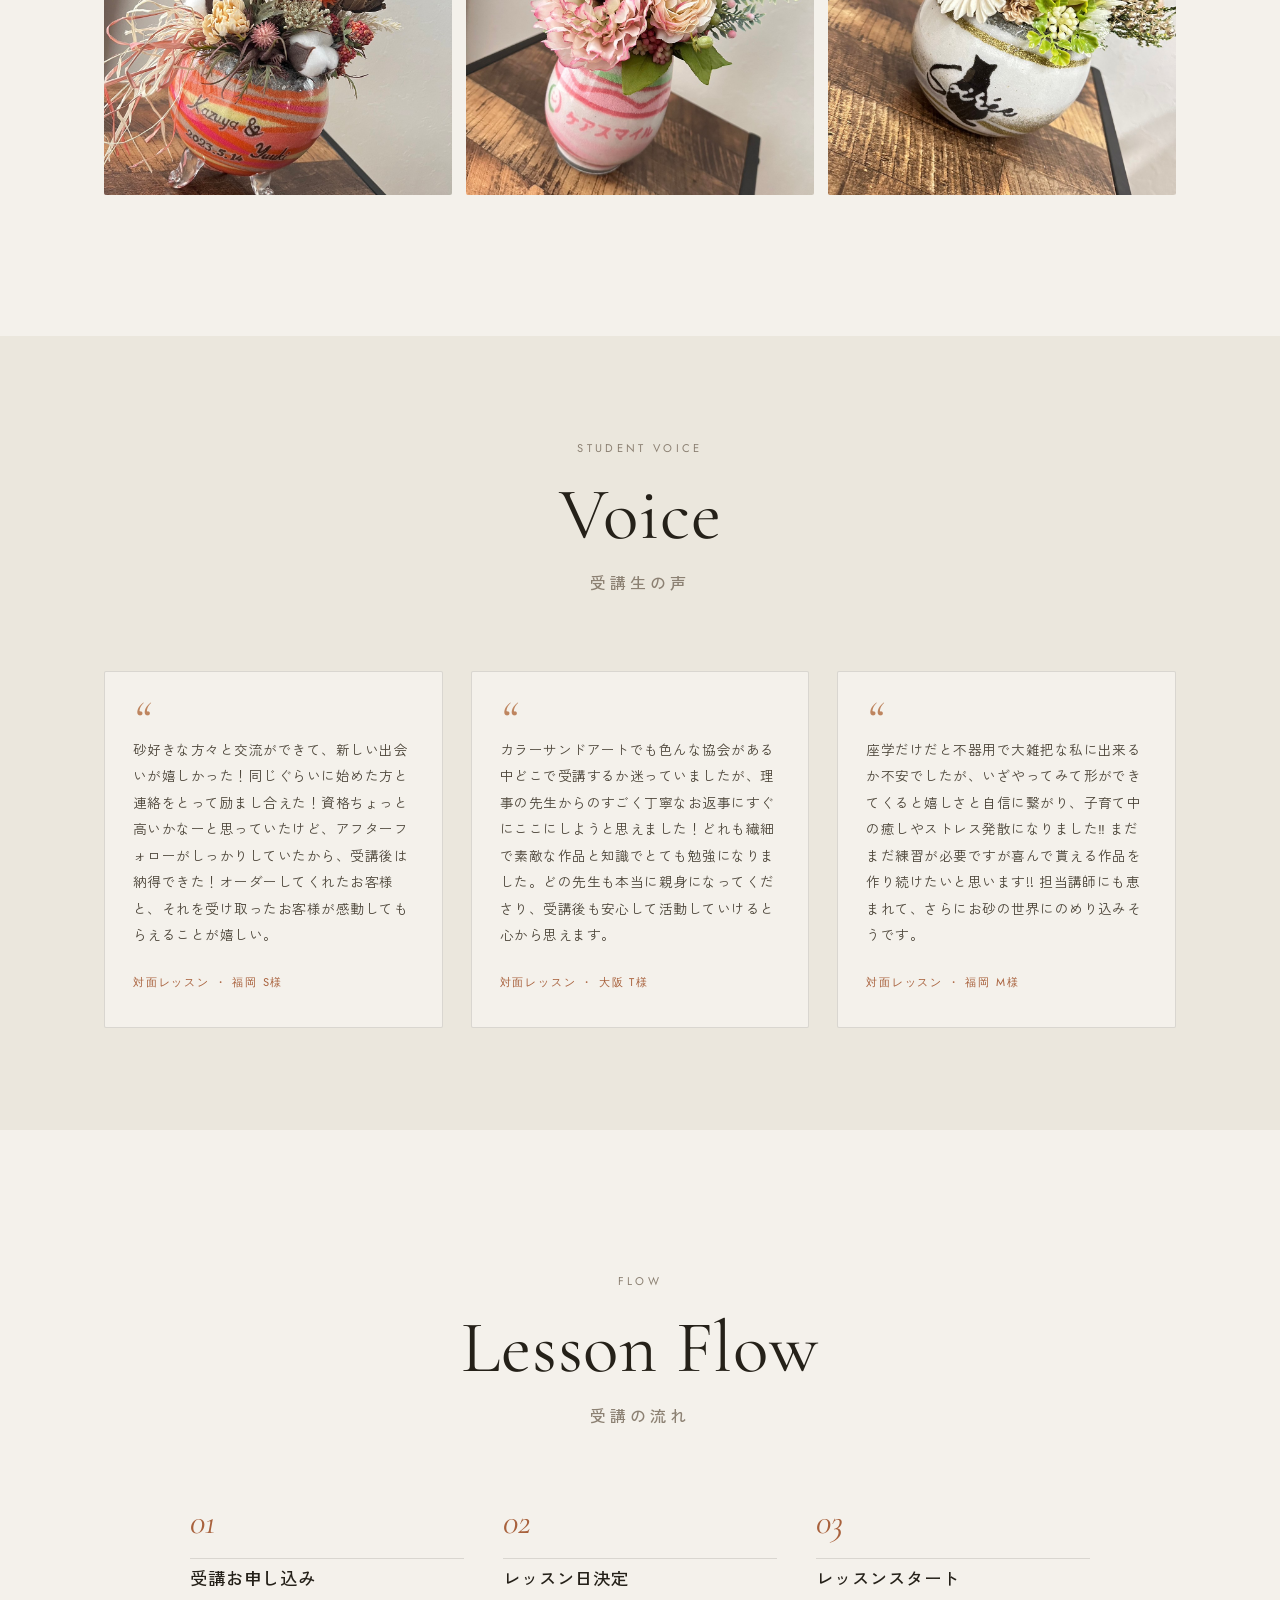
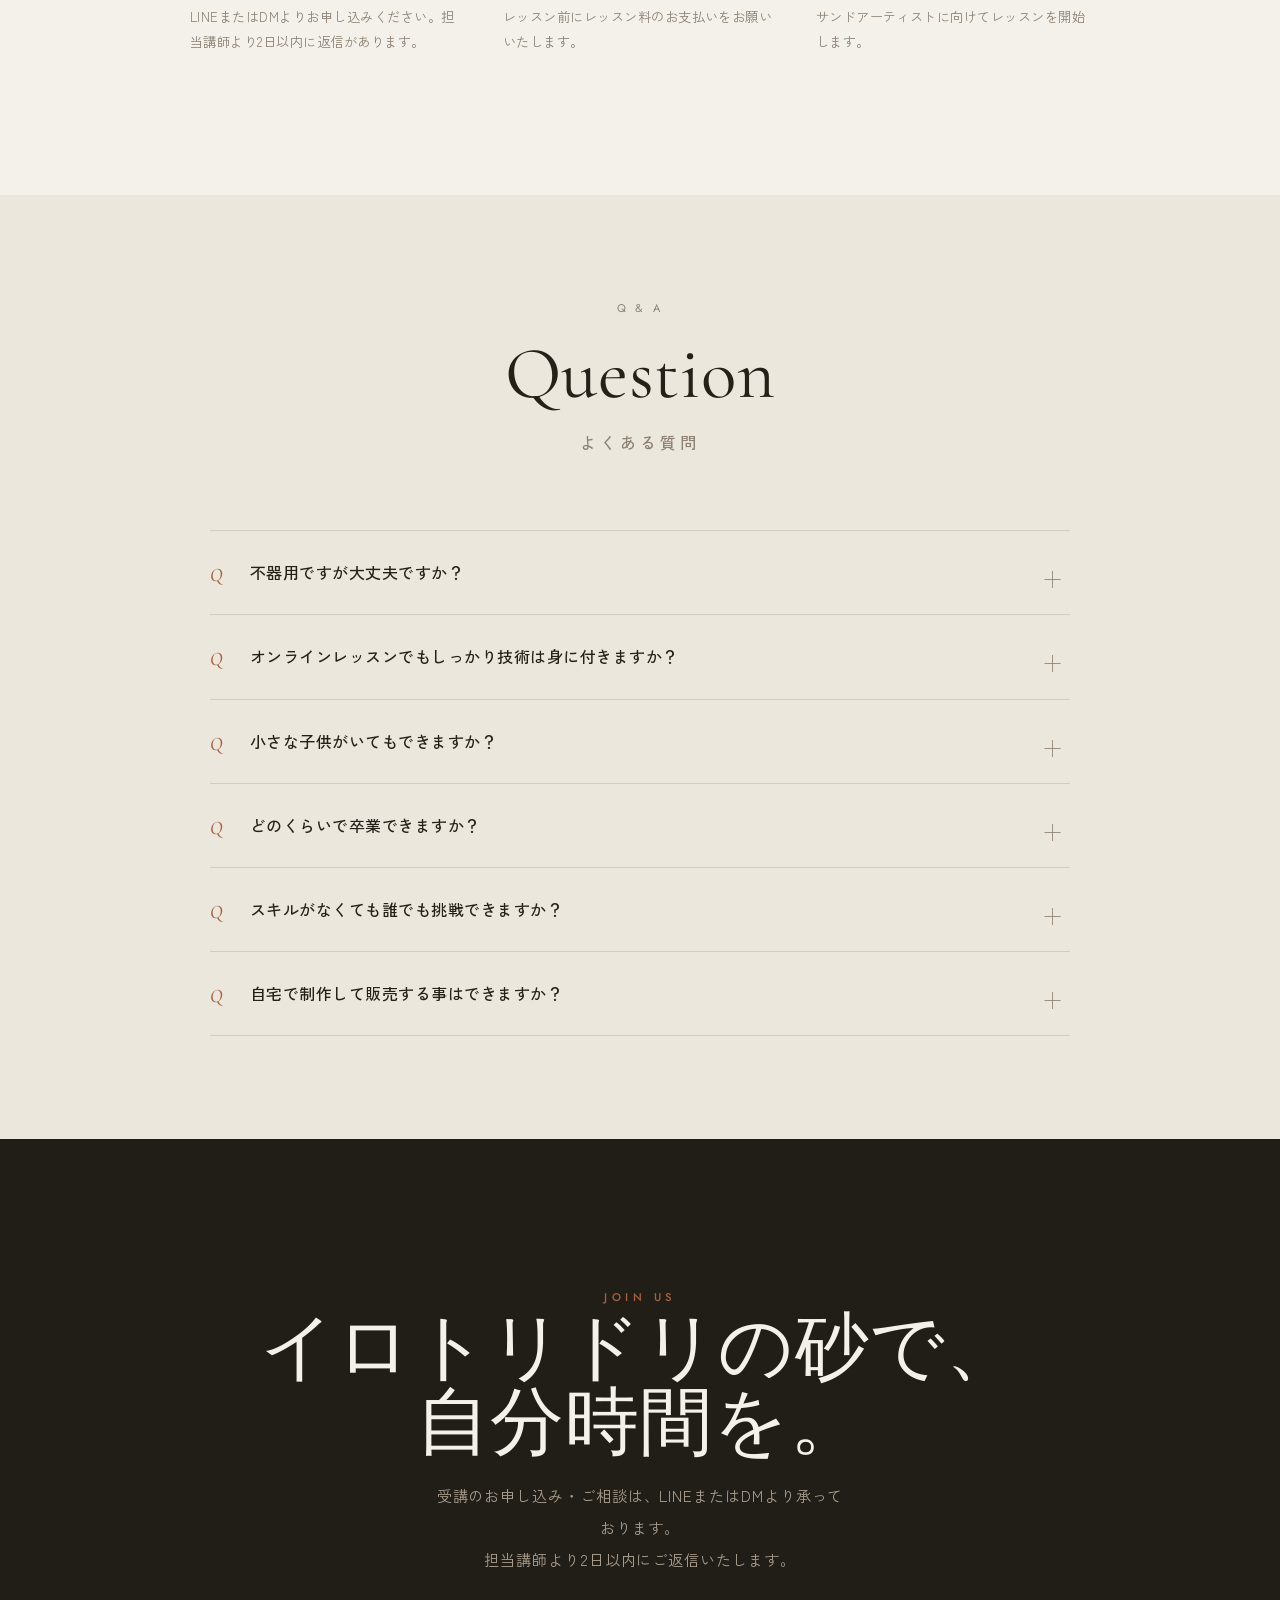
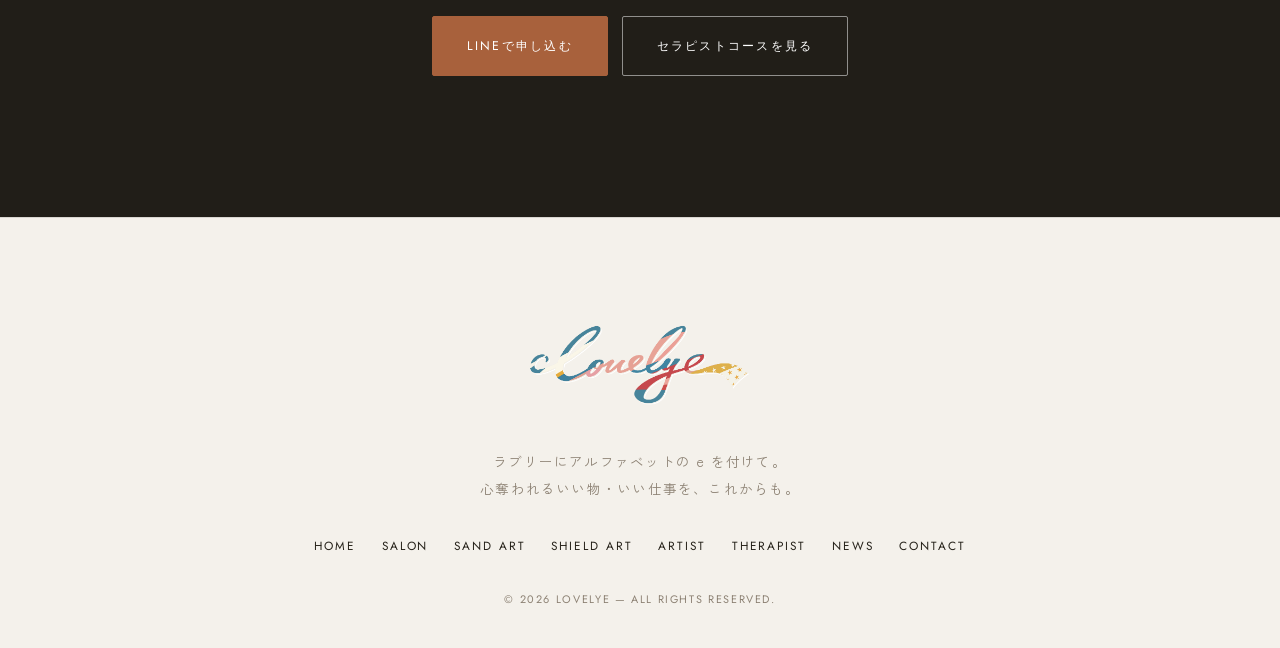
<file: artist.html>
<!DOCTYPE html>
<html lang="ja">
<head>
<meta charset="UTF-8">
<meta name="viewport" content="width=device-width, initial-scale=1.0">
<title>サンドアート教室 アーティストコース｜資格取得（対面・オンライン）｜糸島・福岡 lovelye</title>
<meta name="description" content="サンドアートの資格取得なら lovelyeスクール（カラーサンドアーティスト協会）。文字入れ・デザイン・フラワーアレンジから販売・SNS展開まで。対面／オンライン対応、手に職を。糸島・福岡。">
<link rel="canonical" href="https://lovelye-salon.com/artist.html">
<meta name="robots" content="index,follow,max-image-preview:large">
<meta name="theme-color" content="#F4F1EB">
<meta property="og:type" content="website">
<meta property="og:site_name" content="lovelye（ラブリエ）">
<meta property="og:title" content="サンドアート教室 アーティストコース｜資格取得（対面・オンライン）｜糸島・福岡 lovelye">
<meta property="og:description" content="サンドアートの資格取得なら lovelyeスクール（カラーサンドアーティスト協会）。文字入れ・デザイン・フラワーアレンジから販売・SNS展開まで。対面／オンライン対応、手に職を。糸島・福岡。">
<meta property="og:url" content="https://lovelye-salon.com/artist.html">
<meta property="og:image" content="https://lovelye-salon.com/assets/img/art-4.jpg">
<meta property="og:locale" content="ja_JP">
<meta name="twitter:card" content="summary_large_image">
<meta name="twitter:title" content="サンドアート教室 アーティストコース｜資格取得（対面・オンライン）｜糸島・福岡 lovelye">
<meta name="twitter:description" content="サンドアートの資格取得なら lovelyeスクール（カラーサンドアーティスト協会）。文字入れ・デザイン・フラワーアレンジから販売・SNS展開まで。対面／オンライン対応、手に職を。糸島・福岡。">
<meta name="twitter:image" content="https://lovelye-salon.com/assets/img/art-4.jpg">
<link rel="icon" href="assets/img/favicon-32.png" sizes="32x32">
<link rel="icon" href="assets/img/favicon.png" sizes="512x512">
<link rel="apple-touch-icon" href="assets/img/apple-touch-icon.png">
<link rel="preconnect" href="https://fonts.googleapis.com">
<link rel="preconnect" href="https://fonts.gstatic.com" crossorigin>
<link href="https://fonts.googleapis.com/css2?family=Cormorant+Garamond:ital,wght@0,300;0,400;0,500;1,300;1,400;1,500&family=Jost:wght@300;400;500&family=Zen+Kaku+Gothic+New:wght@300;400;500;700&display=swap" rel="stylesheet">
<link rel="stylesheet" href="assets/css/site.css?v=24">
<script type="application/ld+json">
{"@context":"https://schema.org","@type":"BreadcrumbList","itemListElement":[{"@type":"ListItem","position":1,"name":"ホーム","item":"https://lovelye-salon.com/"},{"@type":"ListItem","position":2,"name":"School","item":"https://lovelye-salon.com/artist.html"},{"@type":"ListItem","position":3,"name":"Artist","item":"https://lovelye-salon.com/artist.html"}]}
</script>
<script type="application/ld+json">
{"@context":"https://schema.org","@type":"Course","name":"サンドアート アーティストコース","description":"文字入れ・デザイン・フラワーアレンジから販売・SNS展開まで学べる、サンドアート資格取得コース。","provider":{"@type":"Organization","name":"lovelye（ラブリエ）","sameAs":"https://lovelye-salon.com/"},"offers":{"@type":"Offer","price":"97900","priceCurrency":"JPY","availability":"https://schema.org/InStock","url":"https://lovelye-salon.com/artist.html"},"hasCourseInstance":{"@type":"CourseInstance","courseMode":"blended","courseWorkload":"PT8H"}}
</script>
</head>
<body>
<svg class="svg-defs" aria-hidden="true" focusable="false"><defs><filter id="sharpen"><feConvolveMatrix order="3" preserveAlpha="true" kernelMatrix="0 -0.45 0 -0.45 2.8 -0.45 0 -0.45 0"/></filter></defs></svg>

<header id="hdr">
  <a href="index.html" class="brand" aria-label="lovelye"><img src="assets/img/logo.png" alt="lovelye"></a>
  <nav class="nav">
    <a href="index.html">Home</a>
    <a href="salon.html">Salon</a>
    <a href="order.html">Sand&nbsp;Art</a>
    <a href="index.html#shieldart">Shield&nbsp;Art</a>
    <a href="artist.html" class="active">School</a>
    <a href="news.html">News</a>
    <a href="index.html#contact">Contact</a>
  </nav>
  <button class="burger" id="burger" aria-label="menu"><span></span><span></span><span></span></button>
</header>
<div class="mobile-nav" id="mnav">
  <a href="index.html">Home<span class="jp">ホーム</span></a>
  <a href="salon.html">Salon<span class="jp">サロン</span></a>
  <a href="order.html">Sand Art<span class="jp">サンドアート</span></a>
  <a href="index.html#shieldart">Shield Art<span class="jp">シールドアート</span></a>
  <a href="artist.html">Artist<span class="jp">アーティストコース</span></a>
  <a href="therapist.html">Therapist<span class="jp">セラピストコース</span></a>
  <a href="news.html">News<span class="jp">お知らせ</span></a>
  <a href="index.html#contact">Contact<span class="jp">お問い合わせ</span></a>
</div>

<!-- SUBHERO -->
<section class="subhero">
  <div class="subhero-bg brand-bg"><img class="sfg" src="assets/img/brand-hero.jpg" alt="lovelye — COLOR SAND ARTWORK"></div>
  <div class="wrap subhero-in">
    <p class="crumb"><a href="index.html">Home</a> &nbsp;/&nbsp; School &nbsp;/&nbsp; Artist</p>
    <h1>Artist Course</h1>
    <p class="sub">アーティストコース ｜ 手に職を、あなたらしく</p>
  </div>
</section>

<!-- TOGGLE + INTRO -->
<section class="pad">
  <div class="wrap center">
    <div class="toggle reveal" style="margin-bottom:clamp(40px,6vw,64px)">
      <a href="artist.html" class="on">Artist コース</a>
      <a href="therapist.html">Therapist コース</a>
    </div>
    <div class="shead center reveal">
      <span class="num">Sand Art School</span>
      <h2>Artist</h2>
      <span class="jp">今、話題のサンドアート ‼</span>
    </div>
    <p class="intro reveal d1">
      初心者の方でも安心。当協会のレッスンは【ただ作る】だけではなく、【あなたらしさ】を知って
      どうやって販売を展開していくかを講師と一緒に考えていきます。趣味からスタートされる方も沢山いらっしゃいます。
    </p>
  </div>
</section>

<!-- CHARM POINTS -->
<section class="pad-s" style="background:var(--paper-2)">
  <div class="wrap">
    <div class="shead center reveal">
      <span class="num">Why lovelye</span>
      <h2>Three Strengths</h2>
      <span class="jp">カラーサンドアーティスト協会、ここが魅力</span>
    </div>
    <p class="intro reveal d1" style="margin-bottom:clamp(40px,6vw,64px)">「サンドアート作りって難しそう…」「アフターフォローはどこまで？」「対面の方がいいのでは…」— そんな不安はありませんか？</p>
    <div class="points reveal d2">
      <div class="point"><div class="ic">01</div><h4>アフターフォローを<br>大切にしています</h4><p>みなさんはハンドメイドの習い事で資格を取得したものの、その資格を活かせていますか？【資格取得後、講師とのコミュニケーションは取れてますか⁇】ここが重要だと思っています。当協会はアフターフォローには自信があります！受講生のご家族も応援してくれるように、講師も全力で向き合います。</p></div>
      <div class="point"><div class="ic">02</div><h4>オリジナルの砂で<br>差別化できる‼</h4><p>アース系のカラーやドライフラワーに合う色は、既存のお砂では作品の表現がワンパターンになって難しいんです。カラーサンドアーティスト協会ではエレガント・ナチュラル・ガーリー・モダン系のカラーも取り揃えています。作品の雰囲気も変わり、お客様に満足していただける作品作りができるんです。</p></div>
      <div class="point"><div class="ic">03</div><h4>卒業後の繋がりも<br>大切にしています</h4><p>【仲間の応援を心から応援できる】人達と繋がっていくと、講師以外からのアドバイスが聞けたり情報交換ができて、お互い刺激になって毎日が楽しくなります。ライバルではなく同志ですね!! 不定期で卒業生対象のオンライン無料交流会も開催しています。</p></div>
    </div>
  </div>
</section>

<!-- 3 WAYS -->
<section class="pad">
  <div class="wrap">
    <div class="shead center reveal">
      <span class="num">Learning Style</span>
      <h2>3 Ways to Learn</h2>
      <span class="jp">学び方は3パターンからお選びください</span>
    </div>
    <div class="ways reveal d1">
      <div class="way"><div class="no">A</div><h4>対面でのレッスン</h4><p>出張 or 福岡／糸島市内にて。講師と直接、技術を学べます。</p></div>
      <div class="way"><div class="no">B</div><h4>オンラインでのレッスン</h4><p>オンライン上にて対面と同じレッスン。全国どこからでも受講可能です。</p></div>
      <div class="way"><div class="no">C</div><h4>対面とオンライン</h4><p>技術は対面、座学はオンライン。柔軟に組み合わせられます。</p></div>
    </div>
  </div>
</section>

<!-- COURSE CONTENT + PRICE -->
<section class="pad-s" style="background:var(--paper-2)">
  <div class="wrap">
    <div class="split">
      <div class="split-fig reveal">
        <img src="assets/img/art-1.jpg" alt="アーティストコース作品">
        <span class="cap">Artist</span>
      </div>
      <div>
        <span class="eyebrow reveal">Course Contents</span>
        <h2 class="disp reveal d1" style="font-size:clamp(2rem,5vw,3rem);margin:12px 0 24px">アーティストコース内容</h2>
        <div class="course reveal d2" style="border:none;background:transparent">
          <ul style="margin:0 0 20px">
            <li>文字入れ</li>
            <li>デザイン（観葉植物）</li>
            <li>ニコちゃん制作（お好きなカラーのニコちゃん）</li>
            <li>フラワーアレンジメント</li>
            <li>座学 ／ SNS攻略 ／ 発送方法 ／ 販売方法</li>
          </ul>
          <p class="lead" style="margin-bottom:24px">レッスン時間以外でも、練習した作品などやご質問はLINEにてアドバイスしております。</p>
          <div class="pr" style="border-top:1px solid var(--line);padding-top:22px">
            <span class="amt">¥97,900<small>税込</small></span>
            <span class="n">テキスト／材料費／ディプロマ代含む ※年会費無し</span>
          </div>
        </div>
      </div>
    </div>
  </div>
</section>

<!-- GRADUATE WORKS -->
<section class="pad">
  <div class="wrap">
    <div class="shead center reveal">
      <span class="num">After Graduation</span>
      <h2>Works</h2>
      <span class="jp">アーティストコース卒業後の作品</span>
    </div>
    <div class="masonry reveal d1">
      <figure><img src="assets/img/work-1.jpg" alt="サンドアート作品"></figure>
      <figure><img src="assets/img/work-7.jpg" alt="サンドアート作品"></figure>
      <figure><img src="assets/img/work-2.jpg" alt="サンドアート作品"></figure>
      <figure><img src="assets/img/work-3.jpg" alt="サンドアート作品"></figure>
      <figure><img src="assets/img/work-8.jpg" alt="サンドアート作品"></figure>
      <figure><img src="assets/img/work-9.jpg" alt="サンドアート作品"></figure>
    </div>
  </div>
</section>

<!-- VOICES -->
<section class="pad-s" style="background:var(--paper-2)">
  <div class="wrap">
    <div class="shead center reveal">
      <span class="num">Student Voice</span>
      <h2>Voice</h2>
      <span class="jp">受講生の声</span>
    </div>
    <div class="voices all reveal d1">
      <div class="voice"><span class="q">“</span><p>砂好きな方々と交流ができて、新しい出会いが嬉しかった！同じぐらいに始めた方と連絡をとって励まし合えた！資格ちょっと高いかなーと思っていたけど、アフターフォローがしっかりしていたから、受講後は納得できた！オーダーしてくれたお客様と、それを受け取ったお客様が感動してもらえることが嬉しい。</p><span class="who">対面レッスン ・ 福岡 S様</span></div>
      <div class="voice"><span class="q">“</span><p>カラーサンドアートでも色んな協会がある中どこで受講するか迷っていましたが、理事の先生からのすごく丁寧なお返事にすぐにここにしようと思えました！どれも繊細で素敵な作品と知識でとても勉強になりました。どの先生も本当に親身になってくださり、受講後も安心して活動していけると心から思えます。</p><span class="who">対面レッスン ・ 大阪 T様</span></div>
      <div class="voice"><span class="q">“</span><p>座学だけだと不器用で大雑把な私に出来るか不安でしたが、いざやってみて形ができてくると嬉しさと自信に繋がり、子育て中の癒しやストレス発散になりました‼️ まだまだ練習が必要ですが喜んで貰える作品を作り続けたいと思います!! 担当講師にも恵まれて、さらにお砂の世界にのめり込みそうです。</p><span class="who">対面レッスン ・ 福岡 M様</span></div>
    </div>
  </div>
</section>

<!-- FLOW -->
<section class="pad">
  <div class="wrap">
    <div class="shead center reveal">
      <span class="num">Flow</span>
      <h2>Lesson Flow</h2>
      <span class="jp">受講の流れ</span>
    </div>
    <div class="flow reveal d1" style="max-width:900px;margin:0 auto;grid-template-columns:repeat(3,1fr)">
      <div class="step"><div class="l"></div><h4>受講お申し込み</h4><p>LINEまたはDMよりお申し込みください。担当講師より2日以内に返信があります。</p></div>
      <div class="step"><div class="l"></div><h4>レッスン日決定</h4><p>レッスン前にレッスン料のお支払いをお願いいたします。</p></div>
      <div class="step"><div class="l"></div><h4>レッスンスタート</h4><p>サンドアーティストに向けてレッスンを開始します。</p></div>
    </div>
  </div>
</section>

<!-- FAQ -->
<section class="pad-s" style="background:var(--paper-2)">
  <div class="wrap">
    <div class="shead center reveal">
      <span class="num">Q & A</span>
      <h2>Question</h2>
      <span class="jp">よくある質問</span>
    </div>
    <div class="faq reveal d1">
      <details><summary>不器用ですが大丈夫ですか？</summary><div class="a">細かい作業が苦手な方や、不器用な人でも、ものづくりが好きであれば大丈夫です。戦略を立てて自分自身の作品をうまくブランディングしていくことで、不器用さをカバーしていくことができます。また講師がお1人お1人のペースに合わせてレッスンを進めていくのでご安心ください。</div></details>
      <details><summary>オンラインレッスンでもしっかり技術は身に付きますか？</summary><div class="a">オンラインレッスンでもしっかり技術は身につきます。ご安心ください。オンラインレッスン受講生にはお見本が数点入ります。</div></details>
      <details><summary>小さな子供がいてもできますか？</summary><div class="a">もちろん可能です。小さなお子様がいらっしゃるママさんや専業主婦の方も多いです。講師も子育て中の方が多いためご安心ください。無理なくご自分のペースで自分の時間を作って、イロトリドリの砂で癒されてください。</div></details>
      <details><summary>どのくらいで卒業できますか？</summary><div class="a">対面レッスンの場合は最短で2日、オンラインレッスンの場合は最短で4日になります。アーティストコースの場合は卒業課題がございます。卒業課題合格後、サンドアーティストとして活動していただけます。平均で1ヶ月〜2ヶ月以内にご卒業される方が多いです。</div></details>
      <details><summary>スキルがなくても誰でも挑戦できますか？</summary><div class="a">『難しそう』と見えてしまうのは錯覚なんです。ちゃんとカラクリがあります。みなさんスタートは未経験の方が多いです。未経験者の方は固定概念がないため、講師の教えた事をシンプルに表現できます。当協会の講師は一人一人に寄り添って、丁寧に教えてくれます。ご安心ください。</div></details>
      <details><summary>自宅で制作して販売する事はできますか？</summary><div class="a">資格取得後は可能です。文字をお砂で描いたり、花器の中にスプーン1本でデザインして好きなテイストのフラワーアレンジや観葉植物を入れたりと、サンドアートって色んな楽しみ方ができます。自宅に居ながら制作できるって、ママとしてはありがたいですよね！</div></details>
    </div>
  </div>
</section>

<!-- CTA -->
<section class="dark pad">
  <div class="wrap cta">
    <span class="eyebrow reveal">Join us</span>
    <h2 class="reveal d1">イロトリドリの砂で、<br>自分時間を。</h2>
    <p class="reveal d1">受講のお申し込み・ご相談は、LINEまたはDMより承っております。<br>担当講師より2日以内にご返信いたします。</p>
    <div class="reveal d2" style="display:flex;gap:14px;justify-content:center;flex-wrap:wrap">
      <a class="btn clay" href="https://line.me/R/ti/p/@ecl8422y" target="_blank" rel="noopener">LINEで申し込む</a>
      <a class="btn" style="border-color:rgba(255,255,255,.5);color:#fff" href="therapist.html">セラピストコースを見る</a>
    </div>
  </div>
</section>

<footer>
  <div class="wrap">
    <img class="logo-img" src="assets/img/logo.png" alt="lovelye">
    <p class="ft-tag">ラブリーにアルファベットの e を付けて。<br>心奪われるいい物・いい仕事を、これからも。</p>
    <nav class="ft-nav">
      <a href="index.html">Home</a>
      <a href="salon.html">Salon</a>
      <a href="order.html">Sand Art</a>
      <a href="index.html#shieldart">Shield Art</a>
      <a href="artist.html">Artist</a>
      <a href="therapist.html">Therapist</a>
      <a href="news.html">News</a>
    <a href="index.html#contact">Contact</a>
    </nav>
    <p class="copy">© 2026 lovelye — All Rights Reserved.</p>
  </div>
</footer>

<script src="assets/js/site.js?v=24"></script>
</body>
</html>
</file>
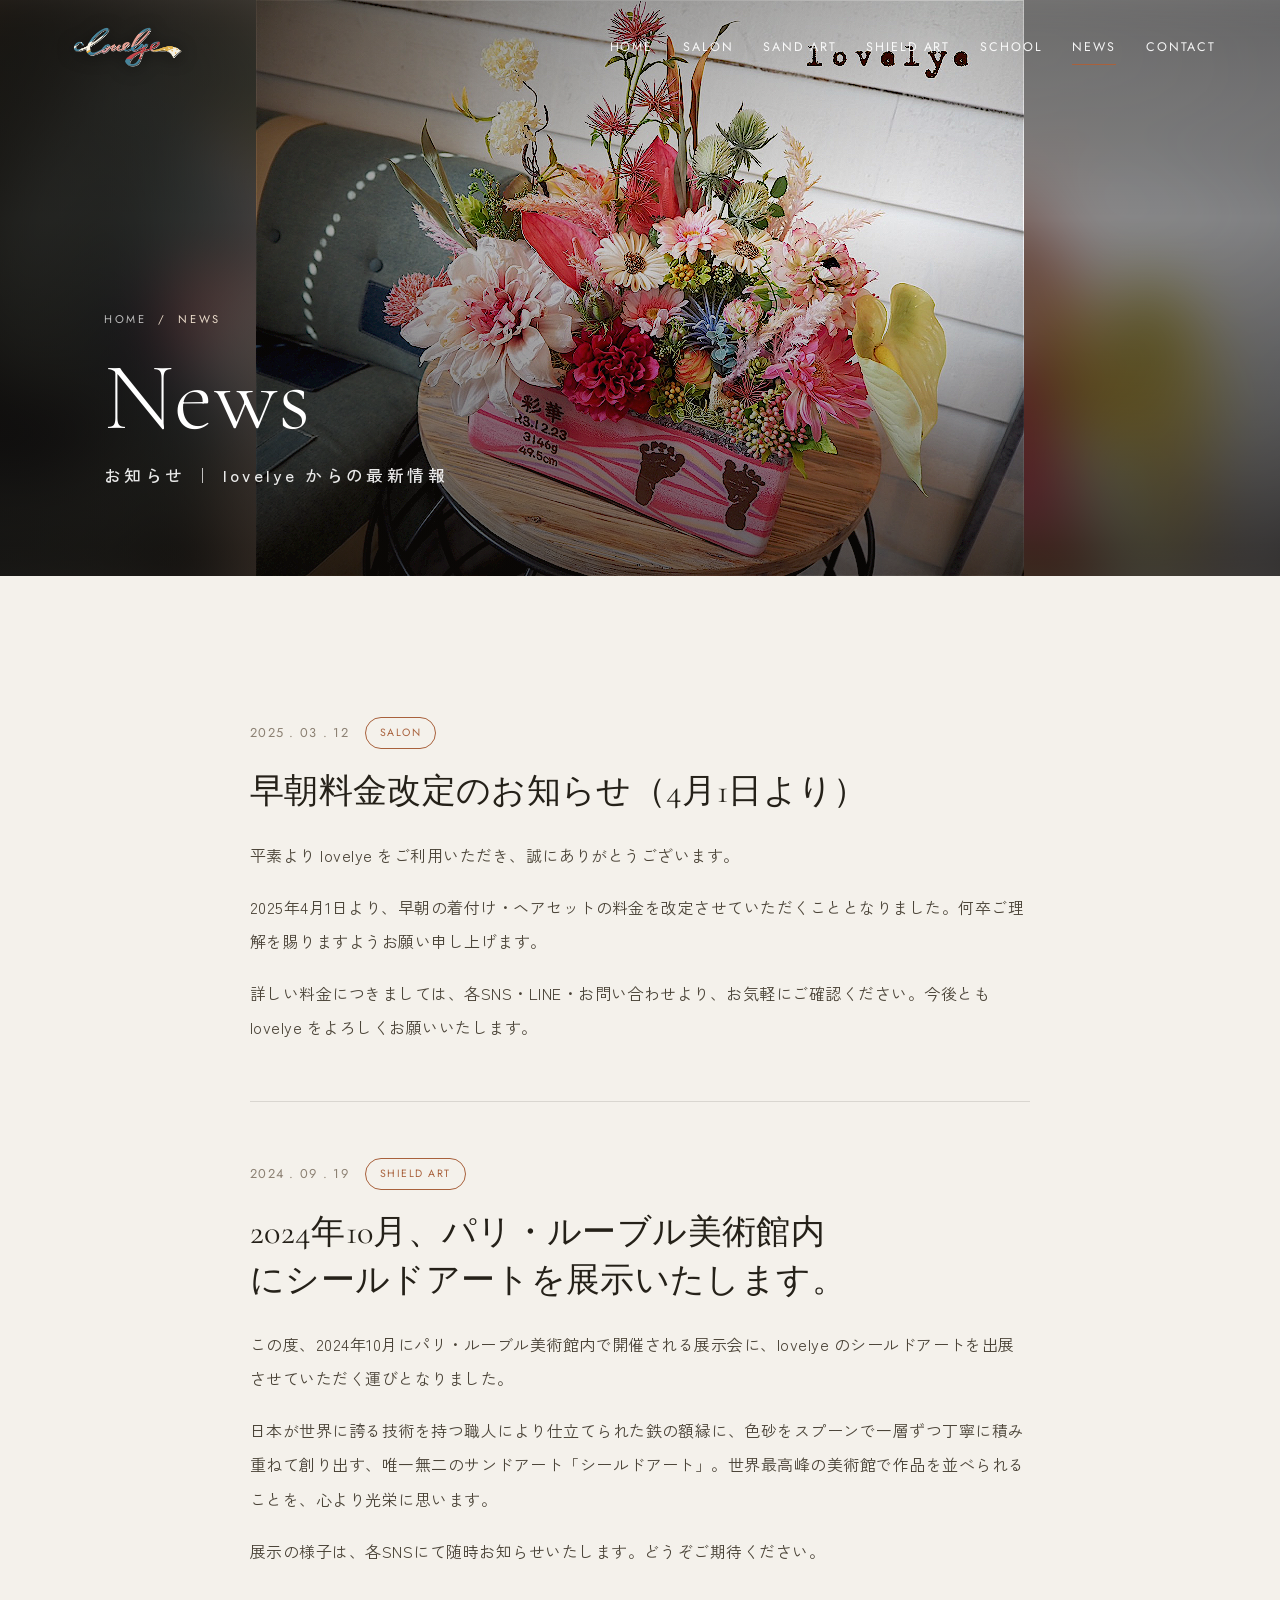
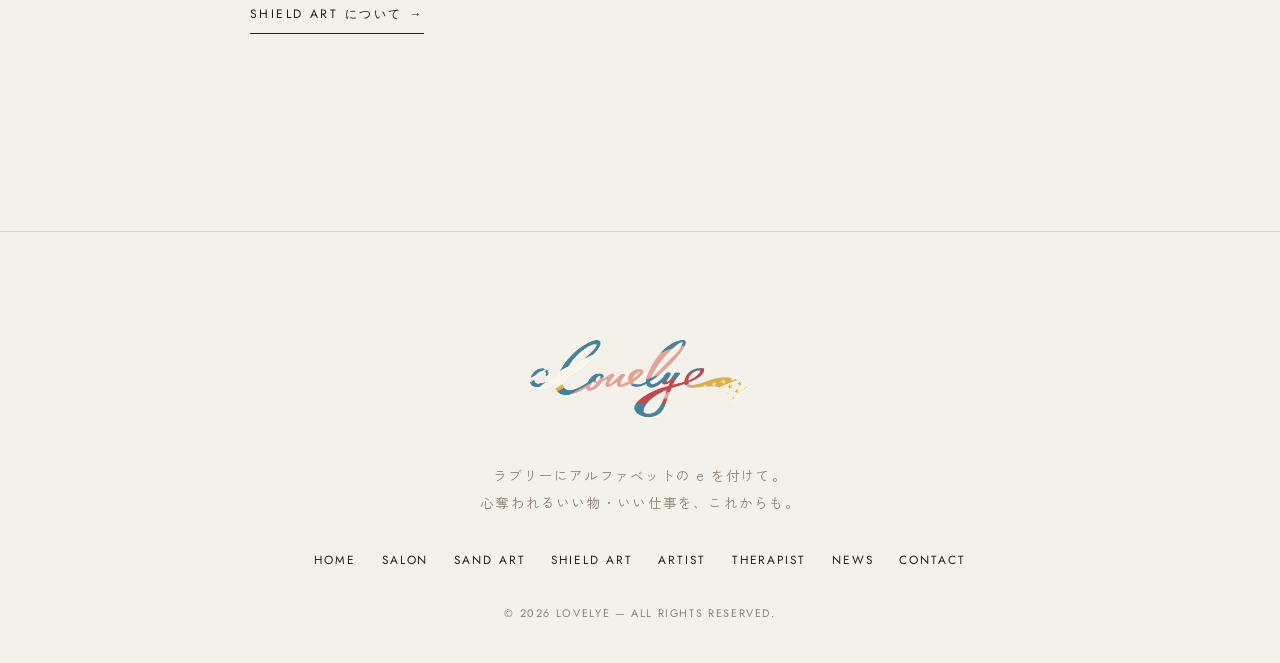
<file: news.html>
<!DOCTYPE html>
<html lang="ja">
<head>
<meta charset="UTF-8">
<meta name="viewport" content="width=device-width, initial-scale=1.0">
<title>お知らせ・News｜糸島・福岡の美容サロン lovelye</title>
<meta name="description" content="lovelye（ラブリエ）からのお知らせ。サロン・サンドアート・シールドアートに関する最新情報をお届けします。福岡・糸島。">
<link rel="canonical" href="https://lovelye-salon.com/news.html">
<meta name="robots" content="index,follow,max-image-preview:large">
<meta name="theme-color" content="#F4F1EB">
<meta property="og:type" content="website">
<meta property="og:site_name" content="lovelye（ラブリエ）">
<meta property="og:title" content="お知らせ・News｜糸島・福岡の美容サロン lovelye">
<meta property="og:description" content="lovelye（ラブリエ）からのお知らせ。サロン・サンドアート・シールドアートに関する最新情報をお届けします。福岡・糸島。">
<meta property="og:url" content="https://lovelye-salon.com/news.html">
<meta property="og:image" content="https://lovelye-salon.com/assets/img/feature-2.jpg">
<meta property="og:locale" content="ja_JP">
<meta name="twitter:card" content="summary_large_image">
<meta name="twitter:title" content="お知らせ・News｜糸島・福岡の美容サロン lovelye">
<meta name="twitter:description" content="lovelye（ラブリエ）からのお知らせ。サロン・サンドアート・シールドアートに関する最新情報をお届けします。福岡・糸島。">
<meta name="twitter:image" content="https://lovelye-salon.com/assets/img/feature-2.jpg">
<link rel="icon" href="assets/img/favicon-32.png" sizes="32x32">
<link rel="icon" href="assets/img/favicon.png" sizes="512x512">
<link rel="apple-touch-icon" href="assets/img/apple-touch-icon.png">
<link rel="preconnect" href="https://fonts.googleapis.com">
<link rel="preconnect" href="https://fonts.gstatic.com" crossorigin>
<link href="https://fonts.googleapis.com/css2?family=Cormorant+Garamond:ital,wght@0,300;0,400;0,500;1,300;1,400;1,500&family=Jost:wght@300;400;500&family=Zen+Kaku+Gothic+New:wght@300;400;500;700&display=swap" rel="stylesheet">
<link rel="stylesheet" href="assets/css/site.css?v=24">
<script type="application/ld+json">
{"@context":"https://schema.org","@type":"BreadcrumbList","itemListElement":[{"@type":"ListItem","position":1,"name":"ホーム","item":"https://lovelye-salon.com/"},{"@type":"ListItem","position":2,"name":"News","item":"https://lovelye-salon.com/news.html"}]}
</script>
</head>
<body>
<svg class="svg-defs" aria-hidden="true" focusable="false"><defs><filter id="sharpen"><feConvolveMatrix order="3" preserveAlpha="true" kernelMatrix="0 -0.45 0 -0.45 2.8 -0.45 0 -0.45 0"/></filter></defs></svg>

<header id="hdr">
  <a href="index.html" class="brand" aria-label="lovelye"><img src="assets/img/logo.png" alt="lovelye"></a>
  <nav class="nav">
    <a href="index.html">Home</a>
    <a href="salon.html">Salon</a>
    <a href="order.html">Sand&nbsp;Art</a>
    <a href="index.html#shieldart">Shield&nbsp;Art</a>
    <a href="artist.html">School</a>
    <a href="news.html" class="active">News</a>
    <a href="index.html#contact">Contact</a>
  </nav>
  <button class="burger" id="burger" aria-label="menu"><span></span><span></span><span></span></button>
</header>
<div class="mobile-nav" id="mnav">
  <a href="index.html">Home<span class="jp">ホーム</span></a>
  <a href="salon.html">Salon<span class="jp">サロン</span></a>
  <a href="order.html">Sand Art<span class="jp">サンドアート</span></a>
  <a href="index.html#shieldart">Shield Art<span class="jp">シールドアート</span></a>
  <a href="artist.html">Artist<span class="jp">アーティストコース</span></a>
  <a href="therapist.html">Therapist<span class="jp">セラピストコース</span></a>
  <a href="news.html">News<span class="jp">お知らせ</span></a>
  <a href="index.html#contact">Contact<span class="jp">お問い合わせ</span></a>
</div>

<!-- SUBHERO -->
<section class="subhero">
  <div class="subhero-bg"><img class="sbg" src="assets/img/feature-2.jpg" alt="" aria-hidden="true"><img class="sfg" src="assets/img/feature-2.jpg" alt="lovelye"></div>
  <div class="wrap subhero-in">
    <p class="crumb"><a href="index.html">Home</a> &nbsp;/&nbsp; News</p>
    <h1>News</h1>
    <p class="sub">お知らせ ｜ lovelye からの最新情報</p>
  </div>
</section>

<!-- NEWS ARTICLES -->
<section class="pad">
  <div class="wrap">
    <div class="articles">

      <article class="article reveal" id="n1">
        <div class="meta"><span class="date">2025 . 03 . 12</span><span class="cat">Salon</span></div>
        <h2>早朝料金改定のお知らせ（4月1日より）</h2>
        <div class="body">
          <p>平素より lovelye をご利用いただき、誠にありがとうございます。</p>
          <p>2025年4月1日より、早朝の着付け・ヘアセットの料金を改定させていただくこととなりました。何卒ご理解を賜りますようお願い申し上げます。</p>
          <p>詳しい料金につきましては、各SNS・LINE・お問い合わせより、お気軽にご確認ください。今後とも lovelye をよろしくお願いいたします。</p>
        </div>
      </article>

      <article class="article reveal" id="n2">
        <div class="meta"><span class="date">2024 . 09 . 19</span><span class="cat">Shield Art</span></div>
        <h2>2024年10月、パリ・ルーブル美術館内にシールドアートを展示いたします。</h2>
        <div class="body">
          <p>この度、2024年10月にパリ・ルーブル美術館内で開催される展示会に、lovelye のシールドアートを出展させていただく運びとなりました。</p>
          <p>日本が世界に誇る技術を持つ職人により仕立てられた鉄の額縁に、色砂をスプーンで一層ずつ丁寧に積み重ねて創り出す、唯一無二のサンドアート「シールドアート」。世界最高峰の美術館で作品を並べられることを、心より光栄に思います。</p>
          <p>展示の様子は、各SNSにて随時お知らせいたします。どうぞご期待ください。</p>
          <p class="art-link"><a href="index.html#shieldart" class="tlink">Shield Art について &rarr;</a></p>
        </div>
      </article>

    </div>
  </div>
</section>

<footer>
  <div class="wrap">
    <img class="logo-img" src="assets/img/logo.png" alt="lovelye">
    <p class="ft-tag">ラブリーにアルファベットの e を付けて。<br>心奪われるいい物・いい仕事を、これからも。</p>
    <nav class="ft-nav">
      <a href="index.html">Home</a>
      <a href="salon.html">Salon</a>
      <a href="order.html">Sand Art</a>
      <a href="index.html#shieldart">Shield Art</a>
      <a href="artist.html">Artist</a>
      <a href="therapist.html">Therapist</a>
      <a href="news.html">News</a>
      <a href="index.html#contact">Contact</a>
    </nav>
    <p class="copy">© 2026 lovelye — All Rights Reserved.</p>
  </div>
</footer>

<script src="assets/js/site.js?v=24"></script>
</body>
</html>
</file>
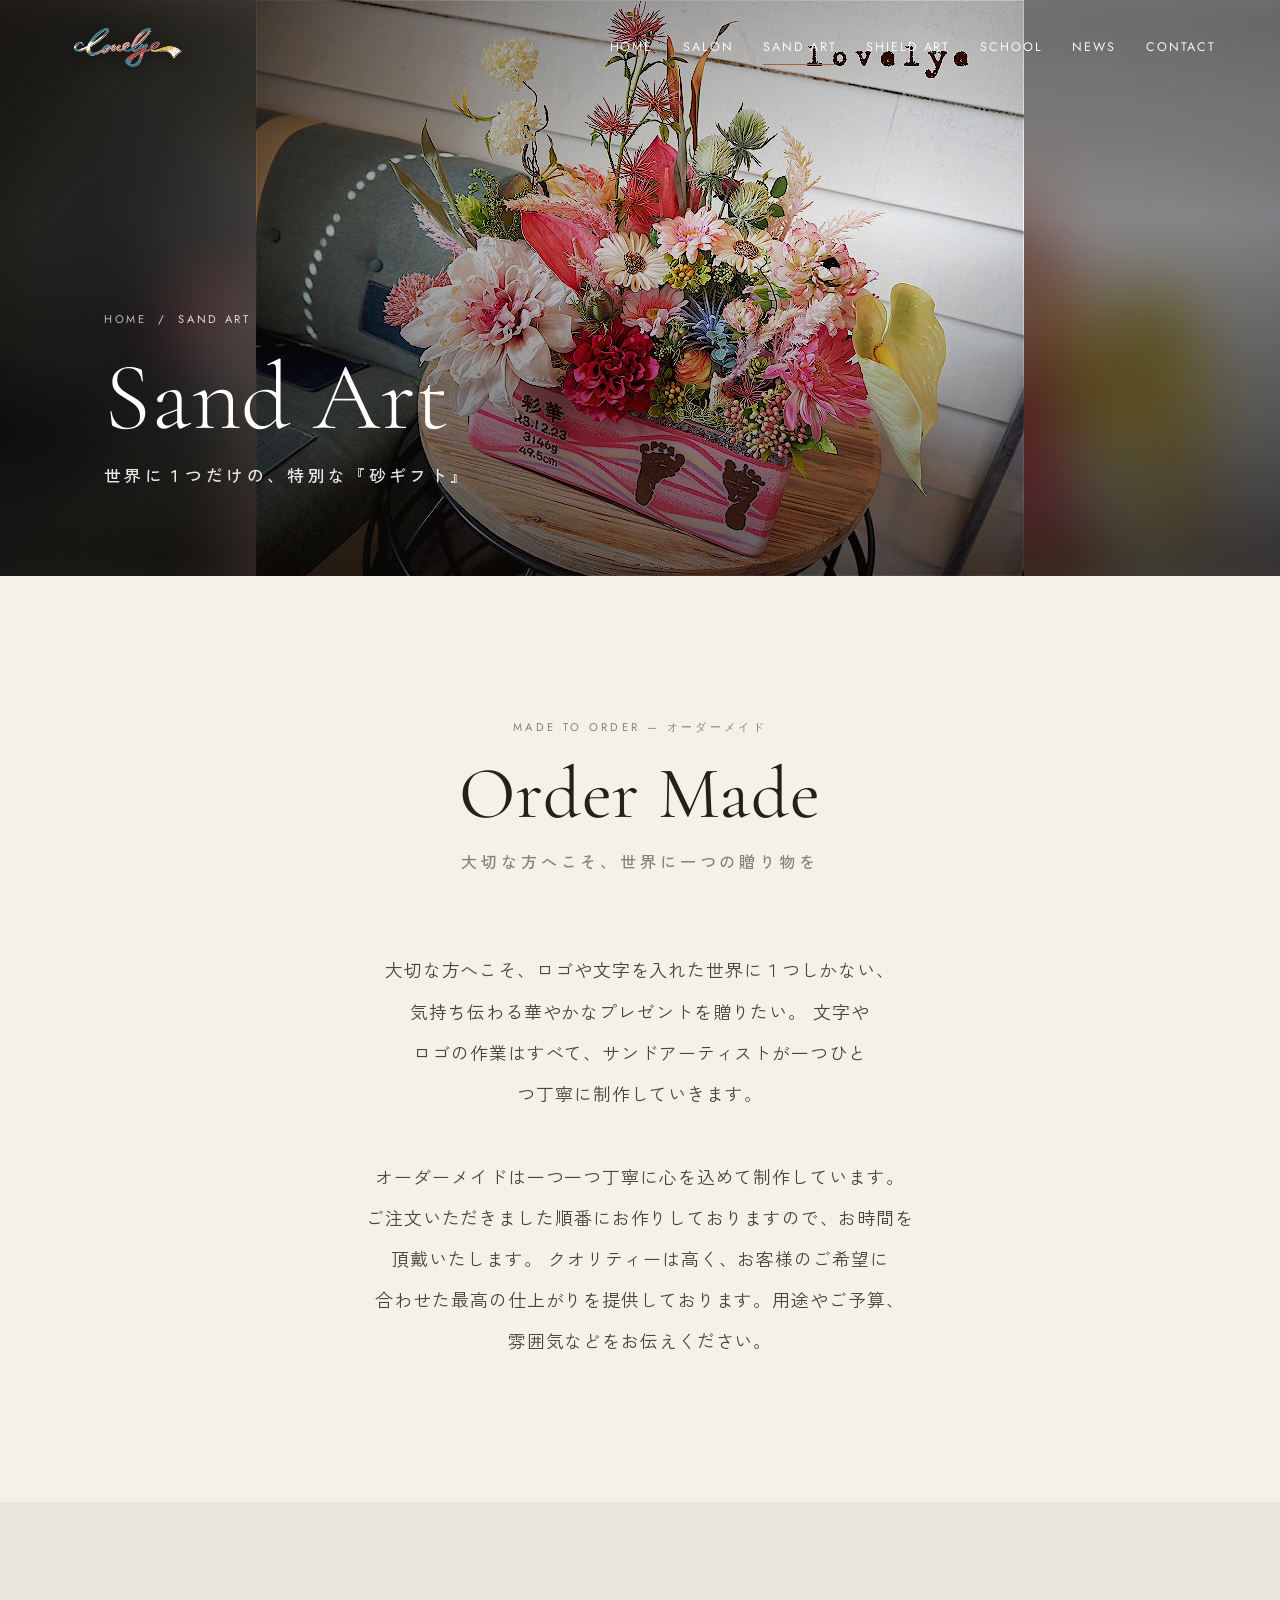
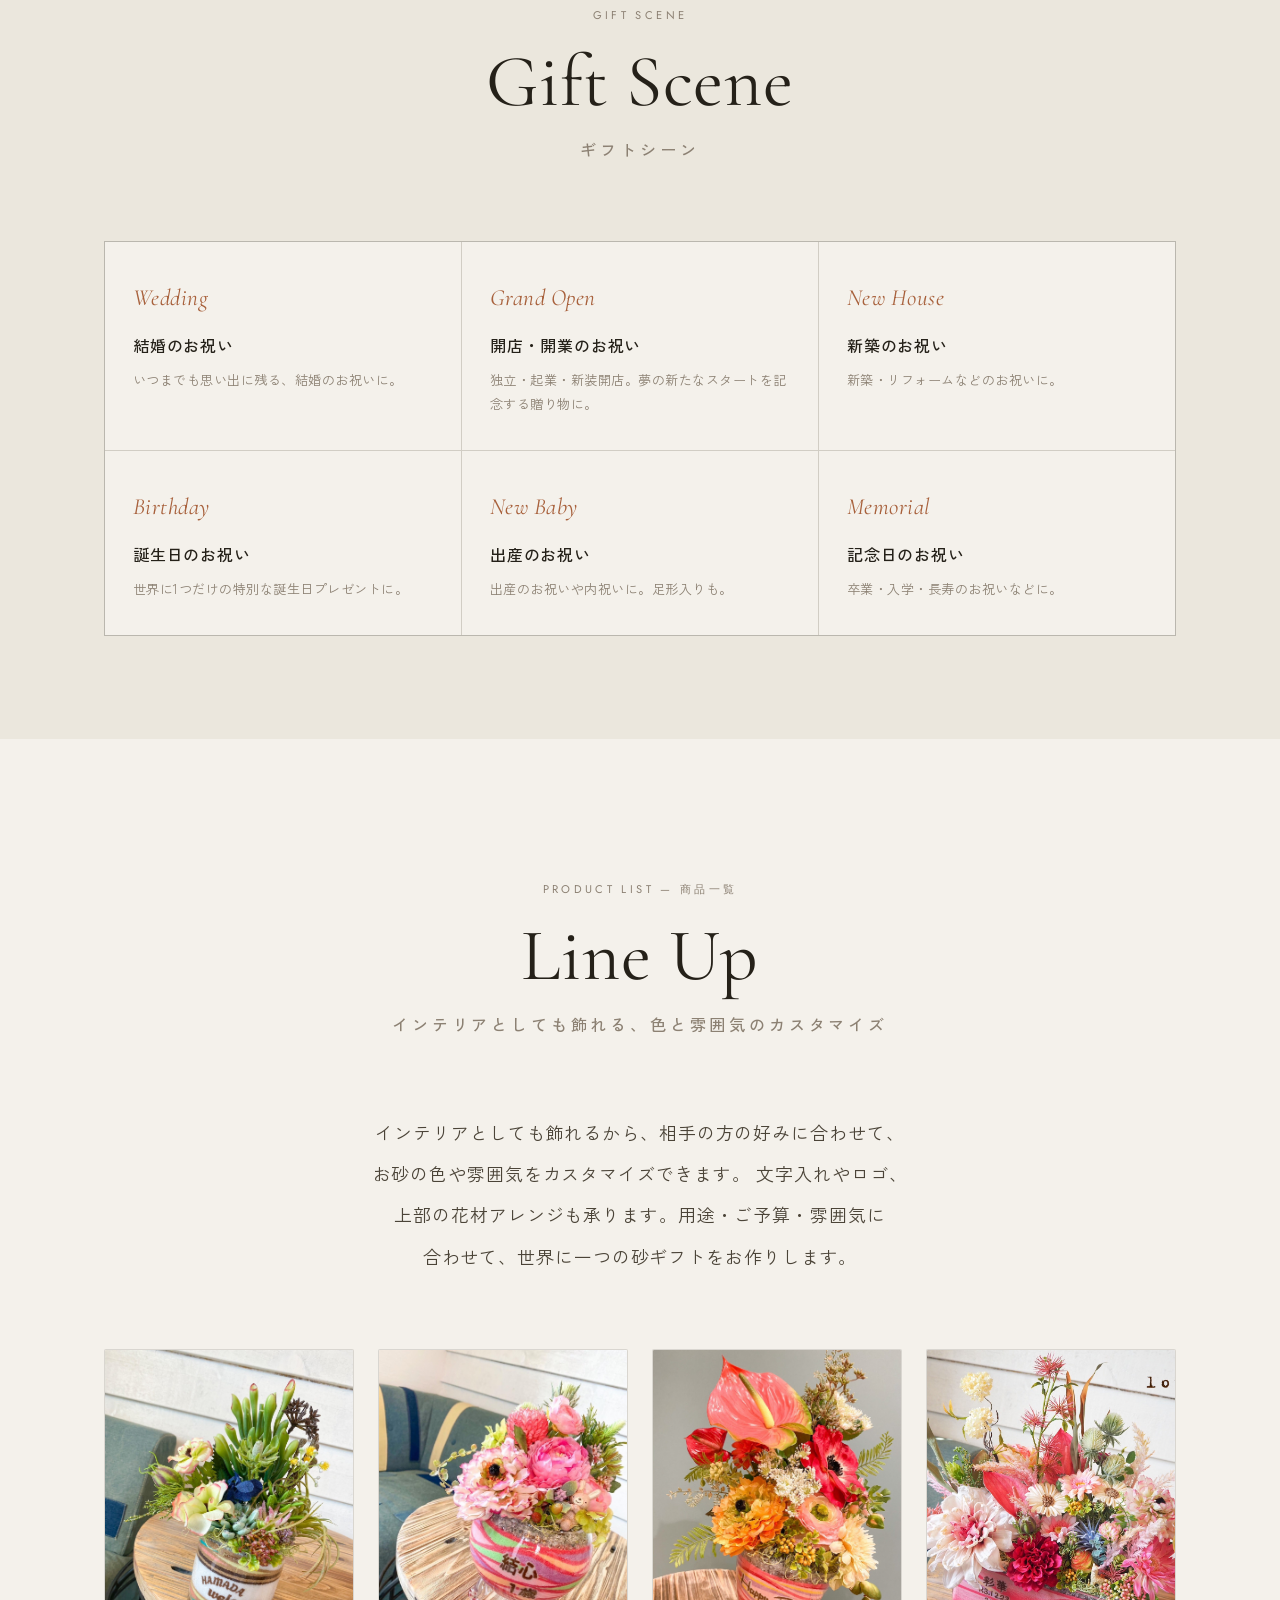
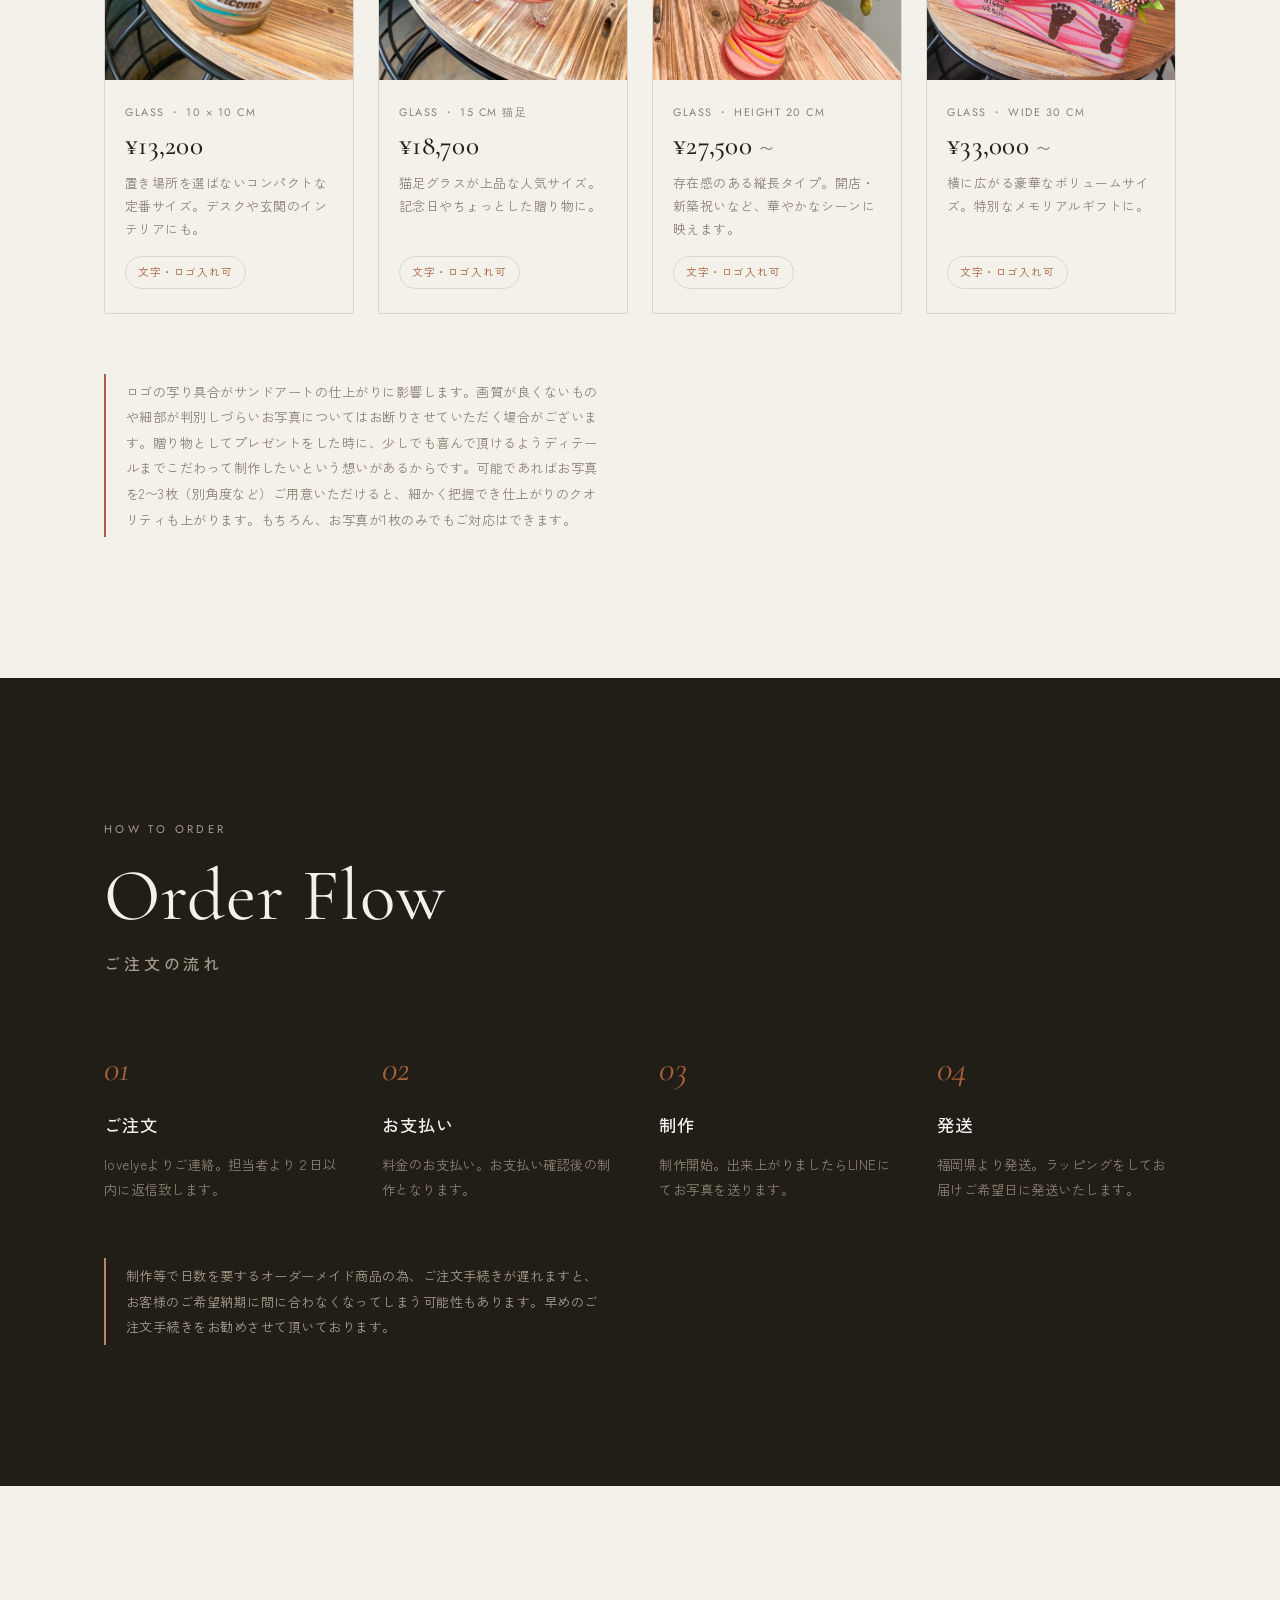
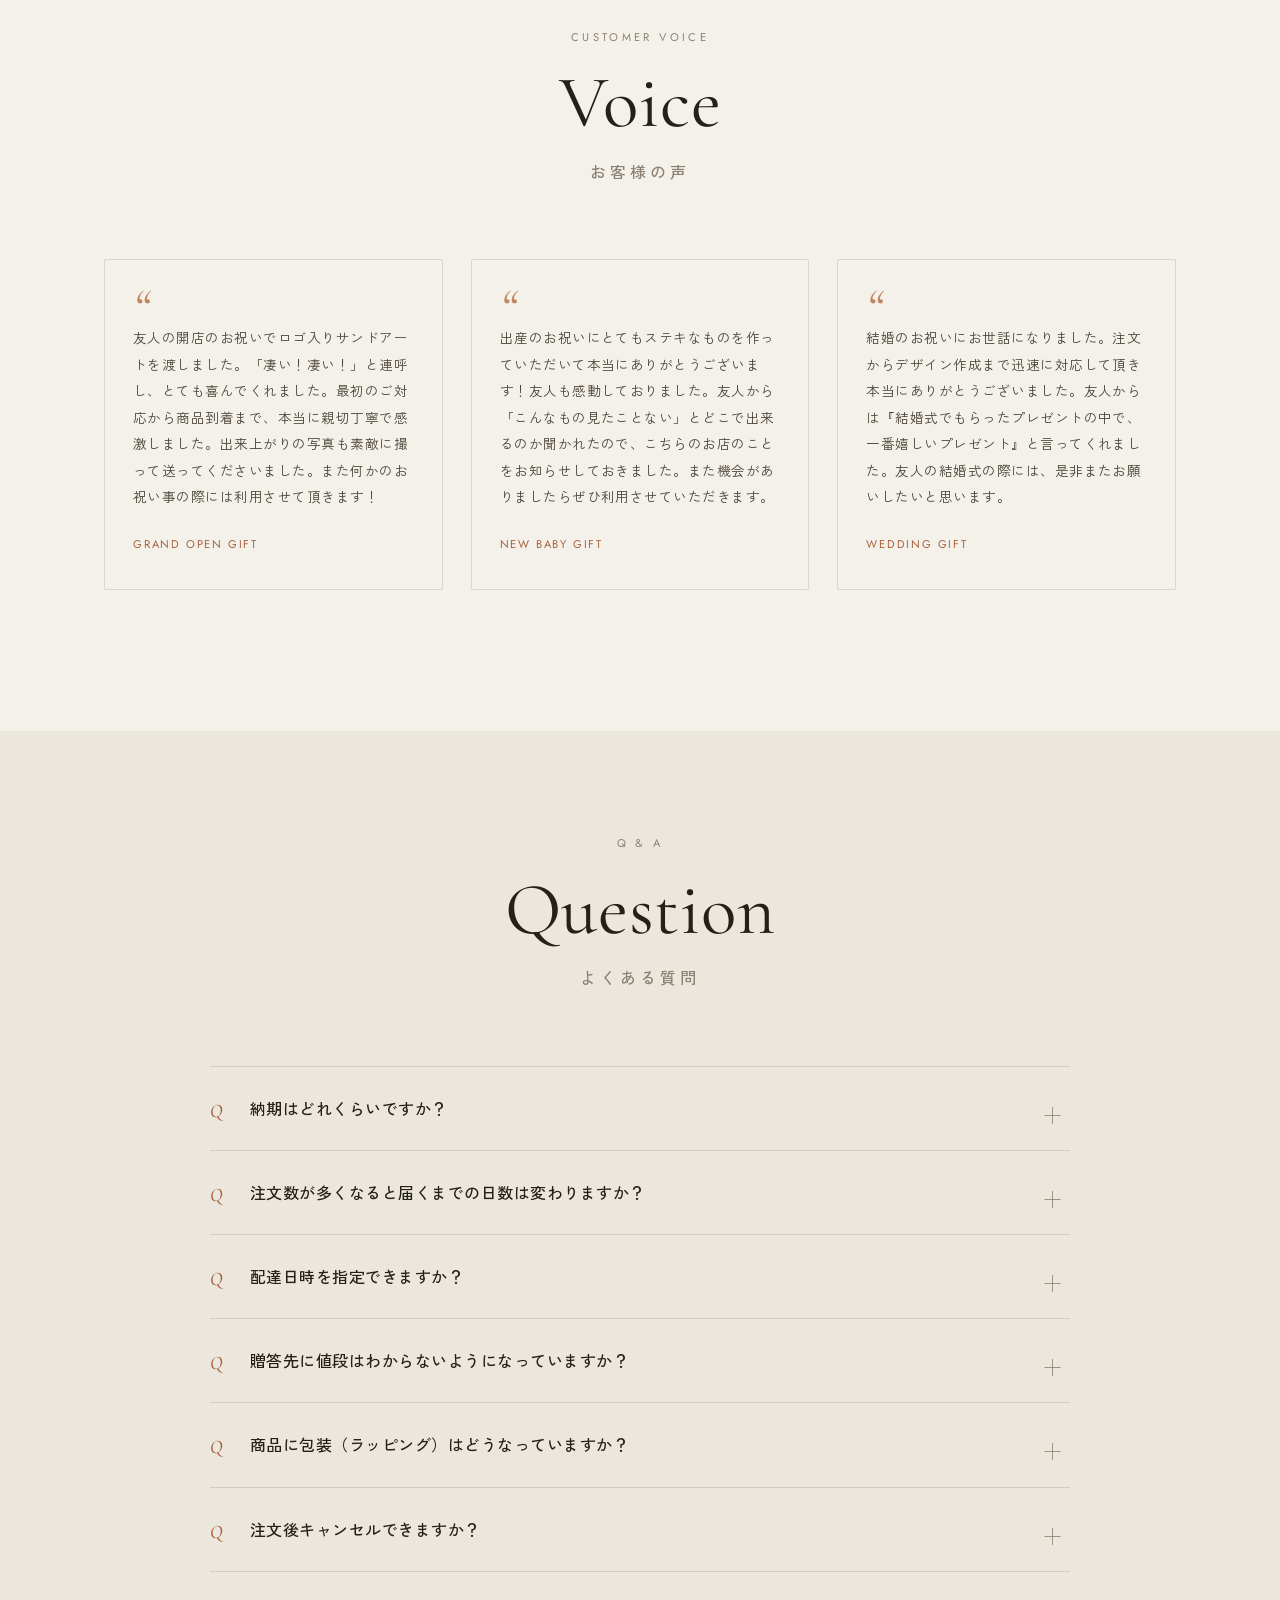
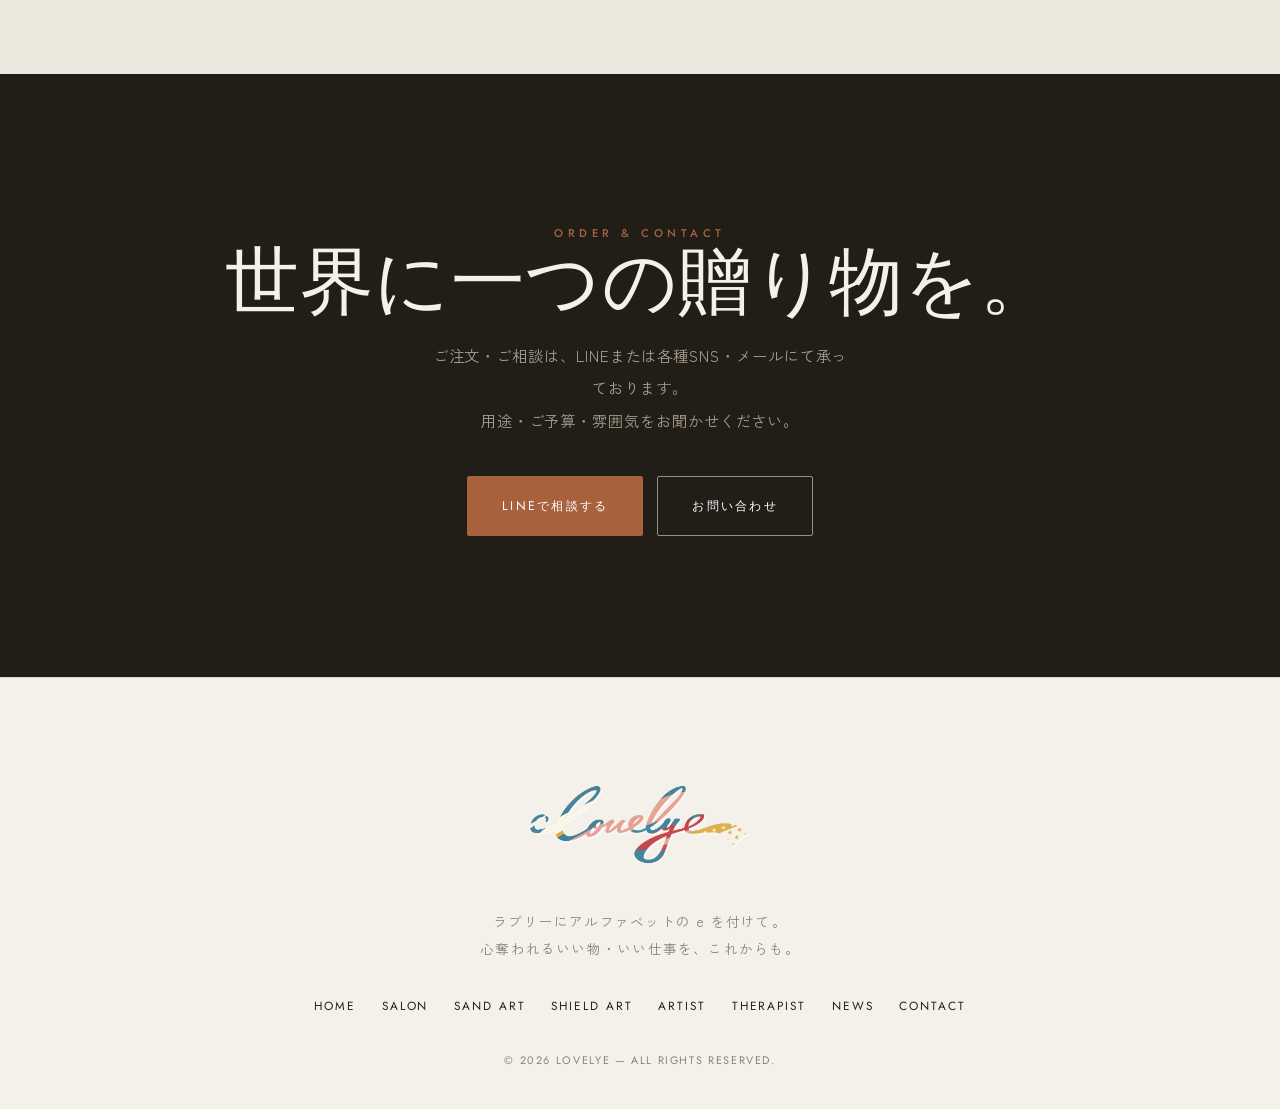
<file: order.html>
<!DOCTYPE html>
<html lang="ja">
<head>
<meta charset="UTF-8">
<meta name="viewport" content="width=device-width, initial-scale=1.0">
<title>サンドアート オーダーメイド｜名入れ・ロゴ入り砂ギフト｜糸島・福岡 lovelye</title>
<meta name="description" content="世界に一つだけのオーダーメイド砂ギフト「サンドアート」。ロゴ・名入れ・文字入れ対応。結婚・開店・出産・記念日のお祝いに。福岡県より全国発送。糸島・福岡の lovelye。">
<link rel="canonical" href="https://lovelye-salon.com/order.html">
<meta name="robots" content="index,follow,max-image-preview:large">
<meta name="theme-color" content="#F4F1EB">
<meta property="og:type" content="website">
<meta property="og:site_name" content="lovelye（ラブリエ）">
<meta property="og:title" content="サンドアート オーダーメイド｜名入れ・ロゴ入り砂ギフト｜糸島・福岡 lovelye">
<meta property="og:description" content="世界に一つだけのオーダーメイド砂ギフト「サンドアート」。ロゴ・名入れ・文字入れ対応。結婚・開店・出産・記念日のお祝いに。福岡県より全国発送。糸島・福岡の lovelye。">
<meta property="og:url" content="https://lovelye-salon.com/order.html">
<meta property="og:image" content="https://lovelye-salon.com/assets/img/feature-2.jpg">
<meta property="og:locale" content="ja_JP">
<meta name="twitter:card" content="summary_large_image">
<meta name="twitter:title" content="サンドアート オーダーメイド｜名入れ・ロゴ入り砂ギフト｜糸島・福岡 lovelye">
<meta name="twitter:description" content="世界に一つだけのオーダーメイド砂ギフト「サンドアート」。ロゴ・名入れ・文字入れ対応。結婚・開店・出産・記念日のお祝いに。福岡県より全国発送。糸島・福岡の lovelye。">
<meta name="twitter:image" content="https://lovelye-salon.com/assets/img/feature-2.jpg">
<link rel="icon" href="assets/img/favicon-32.png" sizes="32x32">
<link rel="icon" href="assets/img/favicon.png" sizes="512x512">
<link rel="apple-touch-icon" href="assets/img/apple-touch-icon.png">
<link rel="preconnect" href="https://fonts.googleapis.com">
<link rel="preconnect" href="https://fonts.gstatic.com" crossorigin>
<link href="https://fonts.googleapis.com/css2?family=Cormorant+Garamond:ital,wght@0,300;0,400;0,500;1,300;1,400;1,500&family=Jost:wght@300;400;500&family=Zen+Kaku+Gothic+New:wght@300;400;500;700&display=swap" rel="stylesheet">
<link rel="stylesheet" href="assets/css/site.css?v=24">
<script type="application/ld+json">
{"@context":"https://schema.org","@type":"BreadcrumbList","itemListElement":[{"@type":"ListItem","position":1,"name":"ホーム","item":"https://lovelye-salon.com/"},{"@type":"ListItem","position":2,"name":"Sand Art","item":"https://lovelye-salon.com/order.html"}]}
</script>
<script type="application/ld+json">
{"@context":"https://schema.org","@type":"Service","serviceType":"サンドアート オーダーメイド","name":"サンドアート オーダーメイド（名入れ砂ギフト）","description":"ロゴ・名入れ・文字入れができる、世界に一つの砂ギフト。結婚・開店・出産・記念日のお祝いに。","provider":{"@id":"https://lovelye-salon.com/#organization"},"areaServed":"JP","hasOfferCatalog":{"@type":"OfferCatalog","name":"Line Up","itemListElement":[{"@type":"Offer","name":"Glass 10×10cm","price":"13200","priceCurrency":"JPY"},{"@type":"Offer","name":"Glass 15cm 猫足","price":"18700","priceCurrency":"JPY"},{"@type":"Offer","name":"Glass Height 20cm","price":"27500","priceCurrency":"JPY"},{"@type":"Offer","name":"Glass Wide 30cm","price":"33000","priceCurrency":"JPY"}]}}
</script>
</head>
<body>
<svg class="svg-defs" aria-hidden="true" focusable="false"><defs><filter id="sharpen"><feConvolveMatrix order="3" preserveAlpha="true" kernelMatrix="0 -0.45 0 -0.45 2.8 -0.45 0 -0.45 0"/></filter></defs></svg>

<header id="hdr">
  <a href="index.html" class="brand" aria-label="lovelye"><img src="assets/img/logo.png" alt="lovelye"></a>
  <nav class="nav">
    <a href="index.html">Home</a>
    <a href="salon.html">Salon</a>
    <a href="order.html" class="active">Sand&nbsp;Art</a>
    <a href="index.html#shieldart">Shield&nbsp;Art</a>
    <a href="artist.html">School</a>
    <a href="news.html">News</a>
    <a href="index.html#contact">Contact</a>
  </nav>
  <button class="burger" id="burger" aria-label="menu"><span></span><span></span><span></span></button>
</header>
<div class="mobile-nav" id="mnav">
  <a href="index.html">Home<span class="jp">ホーム</span></a>
  <a href="salon.html">Salon<span class="jp">サロン</span></a>
  <a href="order.html">Sand Art<span class="jp">サンドアート</span></a>
  <a href="index.html#shieldart">Shield Art<span class="jp">シールドアート</span></a>
  <a href="artist.html">Artist<span class="jp">アーティストコース</span></a>
  <a href="therapist.html">Therapist<span class="jp">セラピストコース</span></a>
  <a href="news.html">News<span class="jp">お知らせ</span></a>
  <a href="index.html#contact">Contact<span class="jp">お問い合わせ</span></a>
</div>

<!-- SUBHERO -->
<section class="subhero">
  <div class="subhero-bg"><img class="sbg" src="assets/img/feature-2.jpg" alt="" aria-hidden="true"><img class="sfg" src="assets/img/feature-2.jpg" alt="サンドアート"></div>
  <div class="wrap subhero-in">
    <p class="crumb"><a href="index.html">Home</a> &nbsp;/&nbsp; Sand Art</p>
    <h1>Sand Art</h1>
    <p class="sub">世界に１つだけの、特別な『砂ギフト』</p>
  </div>
</section>

<!-- INTRO / made to order -->
<section class="pad">
  <div class="wrap">
    <div class="shead center reveal">
      <span class="num">Made to Order — オーダーメイド</span>
      <h2>Order Made</h2>
      <span class="jp">大切な方へこそ、世界に一つの贈り物を</span>
    </div>
    <p class="intro reveal d1">
      大切な方へこそ、ロゴや文字を入れた世界に１つしかない、気持ち伝わる華やかなプレゼントを贈りたい。
      文字やロゴの作業はすべて、サンドアーティストが一つひとつ丁寧に制作していきます。<br><br>
      オーダーメイドは一つ一つ丁寧に心を込めて制作しています。ご注文いただきました順番にお作りしておりますので、お時間を頂戴いたします。
      クオリティーは高く、お客様のご希望に合わせた最高の仕上がりを提供しております。用途やご予算、雰囲気などをお伝えください。
    </p>
  </div>
</section>

<!-- GIFT SCENES -->
<section class="pad-s" style="background:var(--paper-2)">
  <div class="wrap">
    <div class="shead center reveal">
      <span class="num">Gift Scene</span>
      <h2>Gift Scene</h2>
      <span class="jp">ギフトシーン</span>
    </div>
    <div class="scenes reveal d1">
      <div class="scene"><div class="t">Wedding</div><div class="n">結婚のお祝い</div><p>いつまでも思い出に残る、結婚のお祝いに。</p></div>
      <div class="scene"><div class="t">Grand Open</div><div class="n">開店・開業のお祝い</div><p>独立・起業・新装開店。夢の新たなスタートを記念する贈り物に。</p></div>
      <div class="scene"><div class="t">New House</div><div class="n">新築のお祝い</div><p>新築・リフォームなどのお祝いに。</p></div>
      <div class="scene"><div class="t">Birthday</div><div class="n">誕生日のお祝い</div><p>世界に1つだけの特別な誕生日プレゼントに。</p></div>
      <div class="scene"><div class="t">New Baby</div><div class="n">出産のお祝い</div><p>出産のお祝いや内祝いに。足形入りも。</p></div>
      <div class="scene"><div class="t">Memorial</div><div class="n">記念日のお祝い</div><p>卒業・入学・長寿のお祝いなどに。</p></div>
    </div>
  </div>
</section>

<!-- PRODUCTS -->
<section class="pad">
  <div class="wrap">
    <div class="shead center reveal">
      <span class="num">Product List — 商品一覧</span>
      <h2>Line Up</h2>
      <span class="jp">インテリアとしても飾れる、色と雰囲気のカスタマイズ</span>
    </div>
    <p class="intro reveal d1">
      インテリアとしても飾れるから、相手の方の好みに合わせて、お砂の色や雰囲気をカスタマイズできます。
      文字入れやロゴ、上部の花材アレンジも承ります。用途・ご予算・雰囲気に合わせて、世界に一つの砂ギフトをお作りします。
    </p>
    <div class="prods" style="margin-top:clamp(44px,6vw,72px)">
      <div class="prod reveal d1"><div class="ph"><img src="assets/img/prod-10-a.jpg" alt="10×10cmのサンドアート"></div>
        <div class="info">
          <span class="size">Glass ・ 10 × 10 cm</span>
          <div class="price">¥13,200</div>
          <p class="desc">置き場所を選ばないコンパクトな定番サイズ。デスクや玄関のインテリアにも。</p>
          <span class="cust">文字・ロゴ入れ可</span>
        </div></div>
      <div class="prod reveal d1"><div class="ph"><img src="assets/img/prod-15-a.jpg" alt="15cm猫足のサンドアート"></div>
        <div class="info">
          <span class="size">Glass ・ 15 cm 猫足</span>
          <div class="price">¥18,700</div>
          <p class="desc">猫足グラスが上品な人気サイズ。記念日やちょっとした贈り物に。</p>
          <span class="cust">文字・ロゴ入れ可</span>
        </div></div>
      <div class="prod reveal d2"><div class="ph"><img src="assets/img/prod-20-b.jpg" alt="高さ20cmのサンドアート"></div>
        <div class="info">
          <span class="size">Glass ・ Height 20 cm</span>
          <div class="price">¥27,500<small> 〜</small></div>
          <p class="desc">存在感のある縦長タイプ。開店・新築祝いなど、華やかなシーンに映えます。</p>
          <span class="cust">文字・ロゴ入れ可</span>
        </div></div>
      <div class="prod reveal d2"><div class="ph"><img src="assets/img/feature-2.jpg" alt="横長30cmのサンドアート"></div>
        <div class="info">
          <span class="size">Glass ・ Wide 30 cm</span>
          <div class="price">¥33,000<small> 〜</small></div>
          <p class="desc">横に広がる豪華なボリュームサイズ。特別なメモリアルギフトに。</p>
          <span class="cust">文字・ロゴ入れ可</span>
        </div></div>
    </div>
    <p class="note reveal" style="margin-top:clamp(40px,6vw,60px)">
      ロゴの写り具合がサンドアートの仕上がりに影響します。画質が良くないものや細部が判別しづらいお写真についてはお断りさせていただく場合がございます。贈り物としてプレゼントをした時に、少しでも喜んで頂けるようディテールまでこだわって制作したいという想いがあるからです。可能であればお写真を2〜3枚（別角度など）ご用意いただけると、細かく把握でき仕上がりのクオリティも上がります。もちろん、お写真が1枚のみでもご対応はできます。
    </p>
  </div>
</section>

<!-- ORDER FLOW -->
<section class="dark pad">
  <div class="wrap">
    <div class="shead reveal">
      <span class="num">How to Order</span>
      <h2>Order Flow</h2>
      <span class="jp">ご注文の流れ</span>
    </div>
    <div class="flow">
      <div class="step reveal d1"><div class="l"></div><h4>ご注文</h4><p>lovelyeよりご連絡。担当者より２日以内に返信致します。</p></div>
      <div class="step reveal d2"><div class="l"></div><h4>お支払い</h4><p>料金のお支払い。お支払い確認後の制作となります。</p></div>
      <div class="step reveal d3"><div class="l"></div><h4>制作</h4><p>制作開始。出来上がりましたらLINEにてお写真を送ります。</p></div>
      <div class="step reveal d4"><div class="l"></div><h4>発送</h4><p>福岡県より発送。ラッピングをしてお届けご希望日に発送いたします。</p></div>
    </div>
    <p class="note reveal" style="border-color:var(--clay-soft);color:var(--muted-l)">
      制作等で日数を要するオーダーメイド商品の為、ご注文手続きが遅れますと、お客様のご希望納期に間に合わなくなってしまう可能性もあります。早めのご注文手続きをお勧めさせて頂いております。
    </p>
  </div>
</section>

<!-- VOICES -->
<section class="pad">
  <div class="wrap">
    <div class="shead center reveal">
      <span class="num">Customer Voice</span>
      <h2>Voice</h2>
      <span class="jp">お客様の声</span>
    </div>
    <div class="voices all reveal d1">
      <div class="voice"><span class="q">“</span><p>友人の開店のお祝いでロゴ入りサンドアートを渡しました。「凄い！凄い！」と連呼し、とても喜んでくれました。最初のご対応から商品到着まで、本当に親切丁寧で感激しました。出来上がりの写真も素敵に撮って送ってくださいました。また何かのお祝い事の際には利用させて頂きます！</p><span class="who">Grand Open Gift</span></div>
      <div class="voice"><span class="q">“</span><p>出産のお祝いにとてもステキなものを作っていただいて本当にありがとうございます！友人も感動しておりました。友人から「こんなもの見たことない」とどこで出来るのか聞かれたので、こちらのお店のことをお知らせしておきました。また機会がありましたらぜひ利用させていただきます。</p><span class="who">New Baby Gift</span></div>
      <div class="voice"><span class="q">“</span><p>結婚のお祝いにお世話になりました。注文からデザイン作成まで迅速に対応して頂き本当にありがとうございました。友人からは『結婚式でもらったプレゼントの中で、一番嬉しいプレゼント』と言ってくれました。友人の結婚式の際には、是非またお願いしたいと思います。</p><span class="who">Wedding Gift</span></div>
    </div>
  </div>
</section>

<!-- FAQ -->
<section class="pad-s" style="background:var(--paper-2)">
  <div class="wrap">
    <div class="shead center reveal">
      <span class="num">Q & A</span>
      <h2>Question</h2>
      <span class="jp">よくある質問</span>
    </div>
    <div class="faq reveal d1">
      <details><summary>納期はどれくらいですか？</summary><div class="a">通常はご注文受付日から3週間程度でお届けをいたします。お届け日のご希望がございましたらご注文時にご指定いただけます。もし上記日数よりも短いお届け日をご希望の場合は一度お問い合わせください。なるべくご要望にお応えできるよう努めさせていただきます。</div></details>
      <details><summary>注文数が多くなると届くまでの日数は変わりますか？</summary><div class="a">文字無しの商品であればお届けまでの日数は変わりません。ただし、文字有りの場合やご注文が混み合っている場合や繁忙期などの場合は通常よりも長めのお届け日をお願いする場合がございます。</div></details>
      <details><summary>配達日時を指定できますか？</summary><div class="a">はい、可能です。お届けする時間帯は下記から選ぶ事ができます。ただし、お選びいただいた時間とお届け先のご住所によってはお届けまでの日数が伸びる可能性がございますのでご注意ください。※お届け先が離島など一部の地域は、お届け日指定・時間帯指定はお受け出来ない場合がございます。ご了承ください。</div></details>
      <details><summary>贈答先に値段はわからないようになっていますか？</summary><div class="a">ご贈答先には価格はわからないようになっております。贈り物・ギフトとしてご利用いただくことが多いため、納品書や領収証はご注文者様からのご要望がない限り発行をしておりません。</div></details>
      <details><summary>商品に包装（ラッピング）はどうなっていますか？</summary><div class="a">贈り物・ギフトとしてご利用されることを想定し、ラッピングをして発送させて頂いております。</div></details>
      <details><summary>注文後キャンセルできますか？</summary><div class="a">オーダーメイドの為、ご注文確定後のキャンセルはお受けすることが出来ません。制作途中のキャンセルの場合、進行状況により進行分の作業諸費用がお客様のご負担となりますので予めご了承くださいますようお願い致します。</div></details>
    </div>
  </div>
</section>

<!-- CTA -->
<section class="dark pad">
  <div class="wrap cta">
    <span class="eyebrow reveal">Order & Contact</span>
    <h2 class="reveal d1">世界に一つの贈り物を。</h2>
    <p class="reveal d1">ご注文・ご相談は、LINEまたは各種SNS・メールにて承っております。<br>用途・ご予算・雰囲気をお聞かせください。</p>
    <div class="reveal d2" style="display:flex;gap:14px;justify-content:center;flex-wrap:wrap">
      <a class="btn clay" href="https://line.me/R/ti/p/@ecl8422y" target="_blank" rel="noopener">LINEで相談する</a>
      <a class="btn light" style="border-color:rgba(255,255,255,.5);color:#fff" href="index.html#contact">お問い合わせ</a>
    </div>
  </div>
</section>

<footer>
  <div class="wrap">
    <img class="logo-img" src="assets/img/logo.png" alt="lovelye">
    <p class="ft-tag">ラブリーにアルファベットの e を付けて。<br>心奪われるいい物・いい仕事を、これからも。</p>
    <nav class="ft-nav">
      <a href="index.html">Home</a>
      <a href="salon.html">Salon</a>
      <a href="order.html">Sand Art</a>
      <a href="index.html#shieldart">Shield Art</a>
      <a href="artist.html">Artist</a>
      <a href="therapist.html">Therapist</a>
      <a href="news.html">News</a>
    <a href="index.html#contact">Contact</a>
    </nav>
    <p class="copy">© 2026 lovelye — All Rights Reserved.</p>
  </div>
</footer>

<script src="assets/js/site.js?v=24"></script>
</body>
</html>
</file>
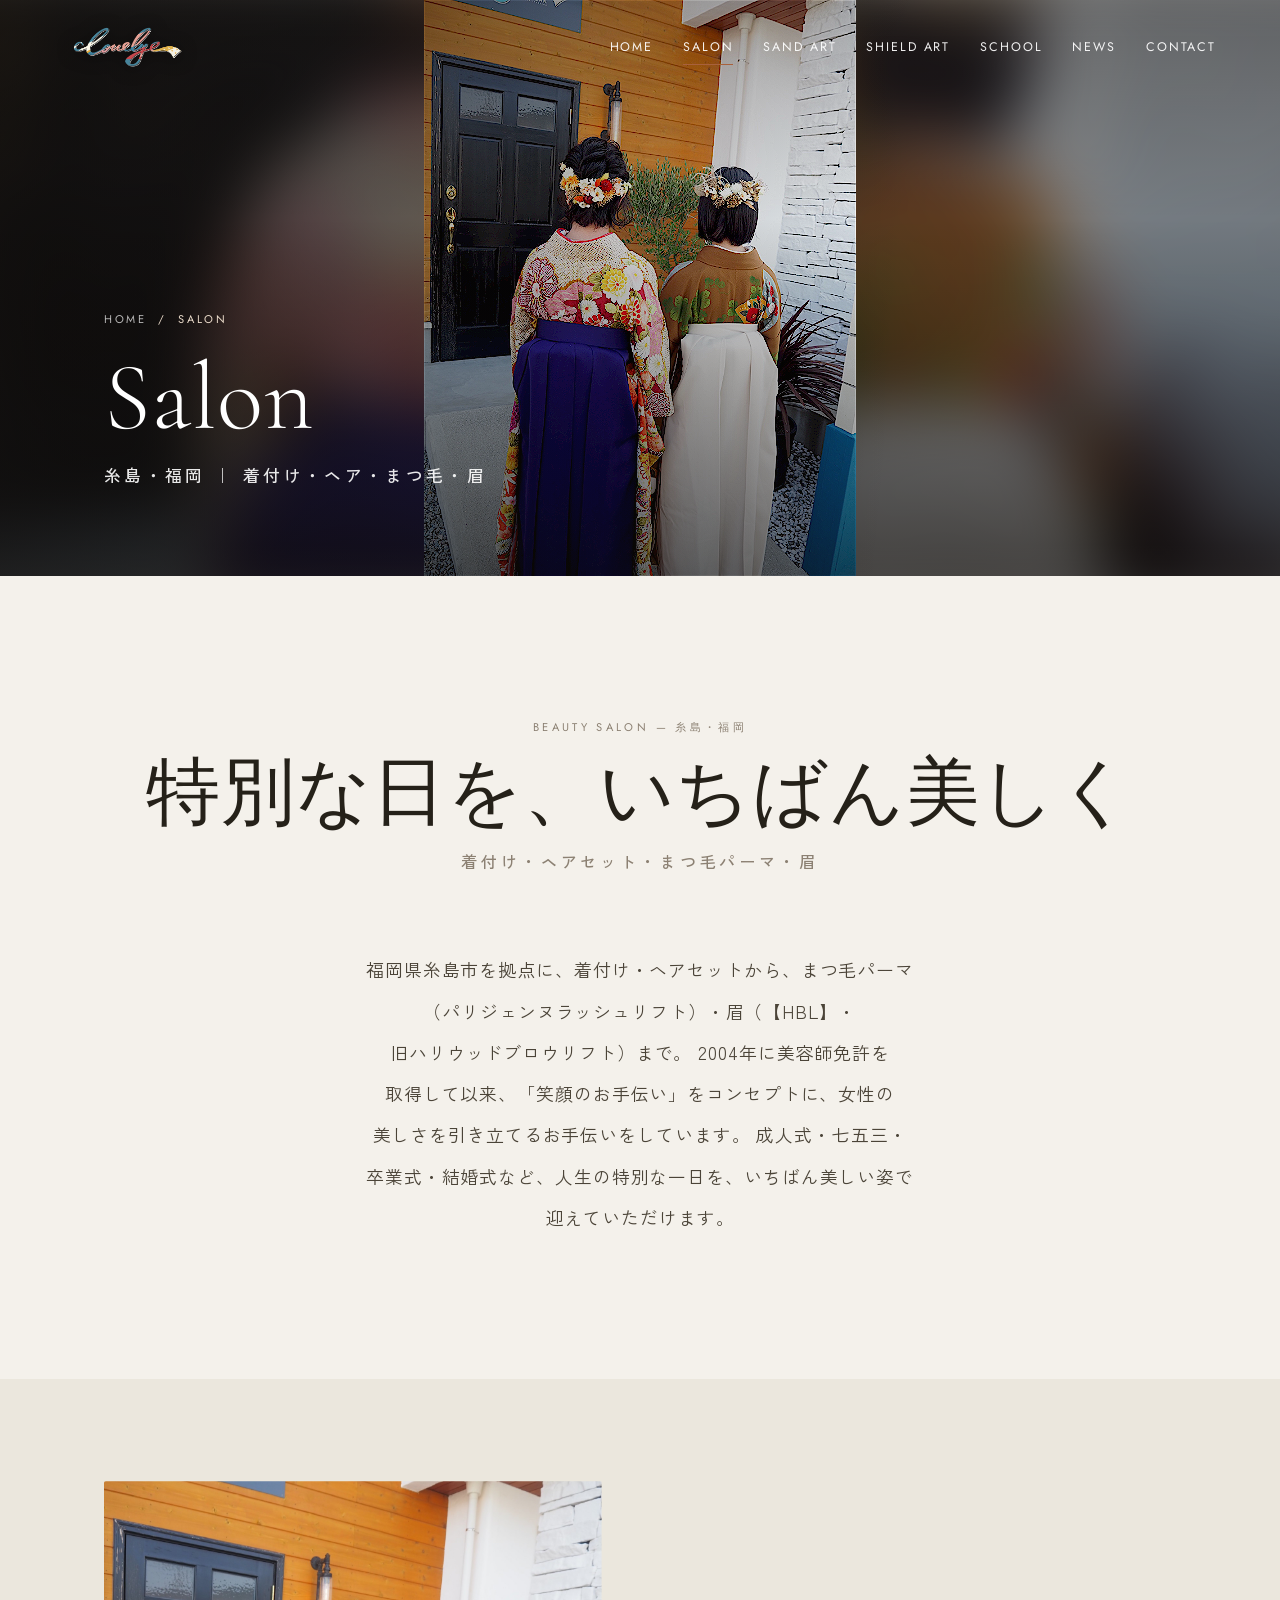
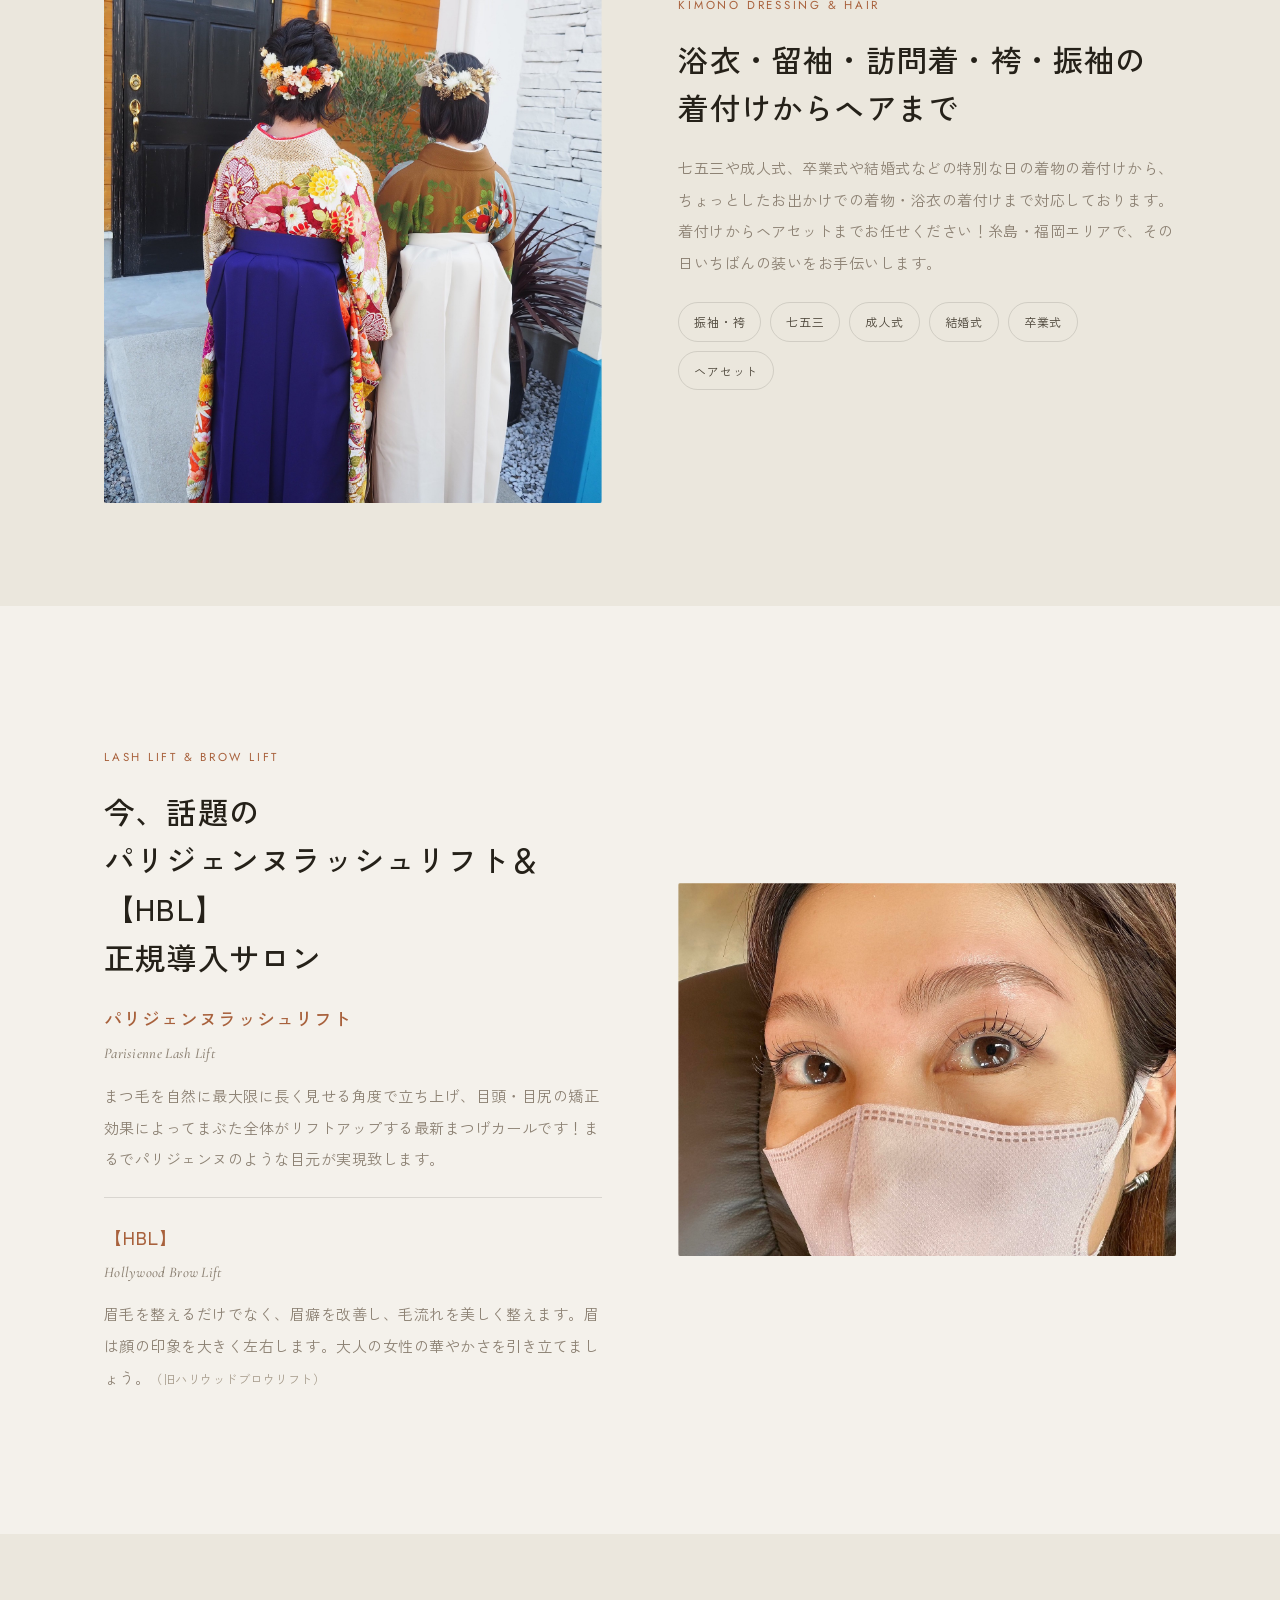
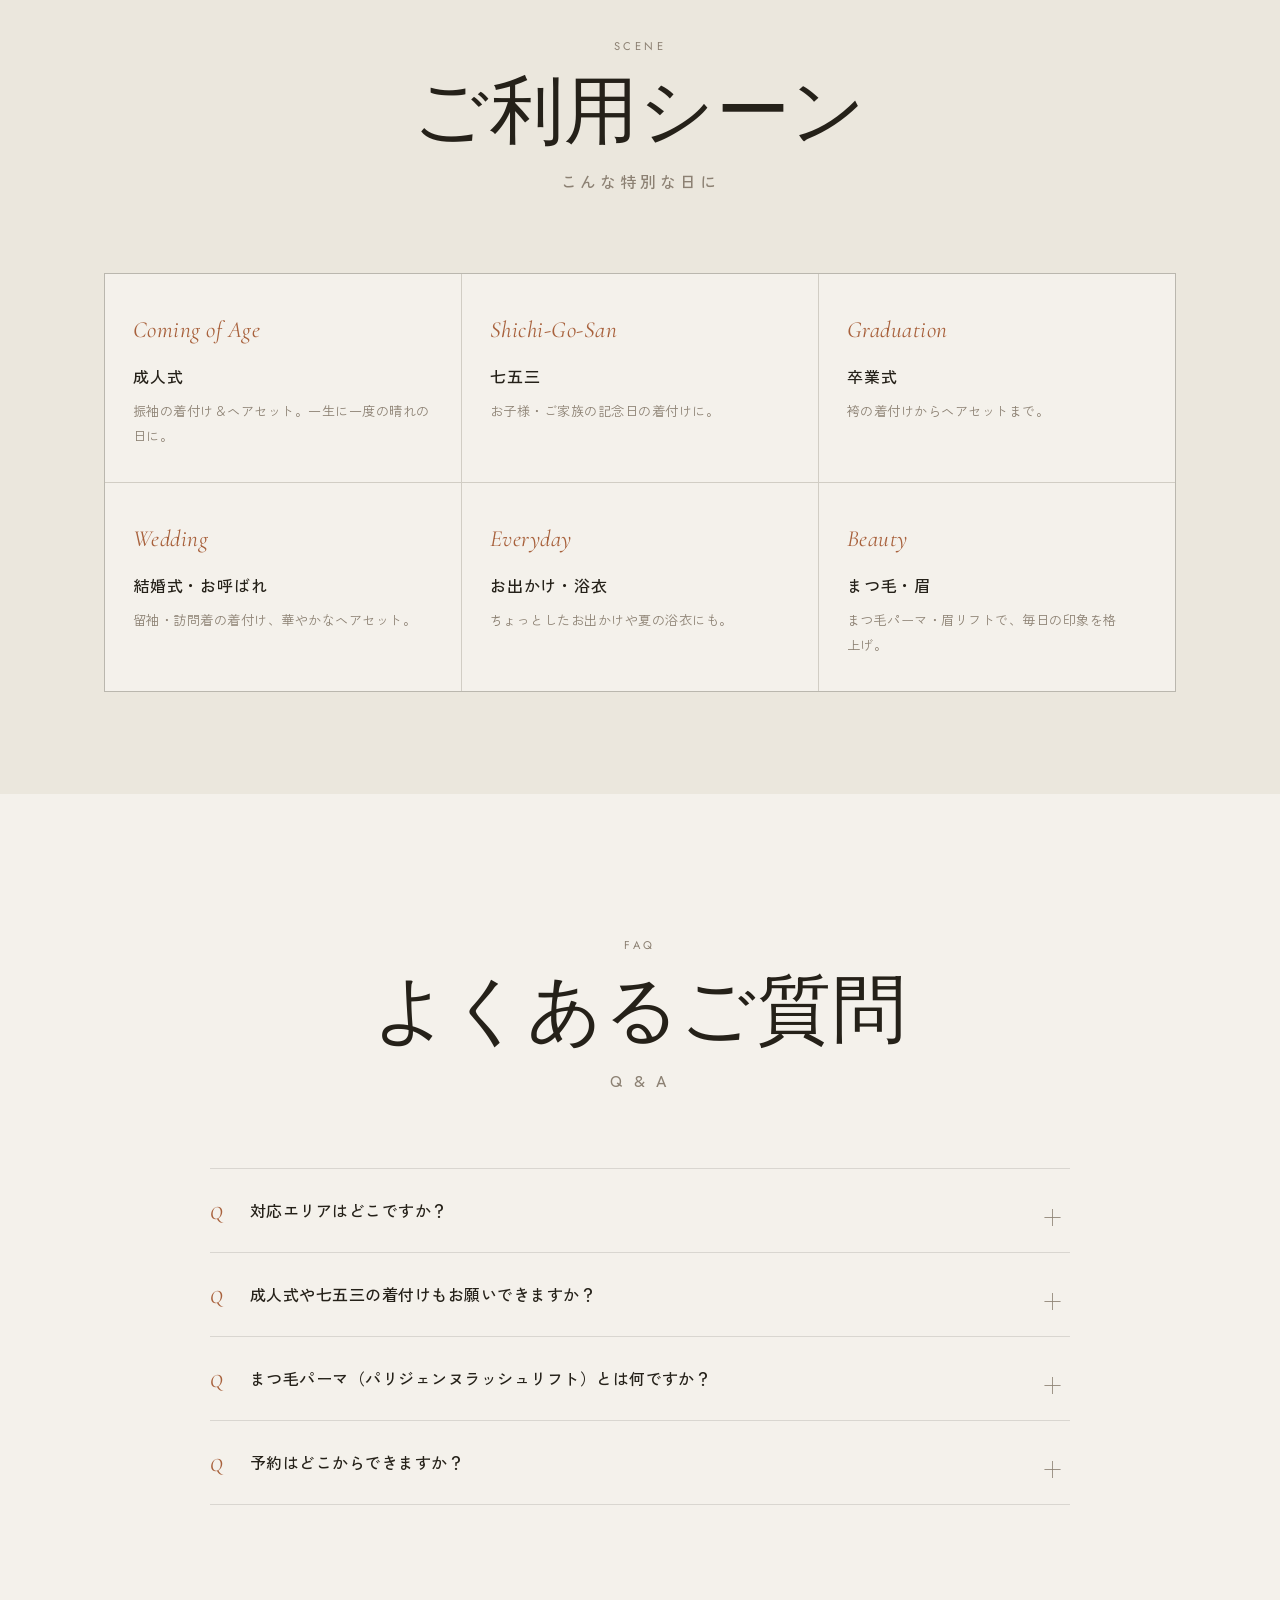
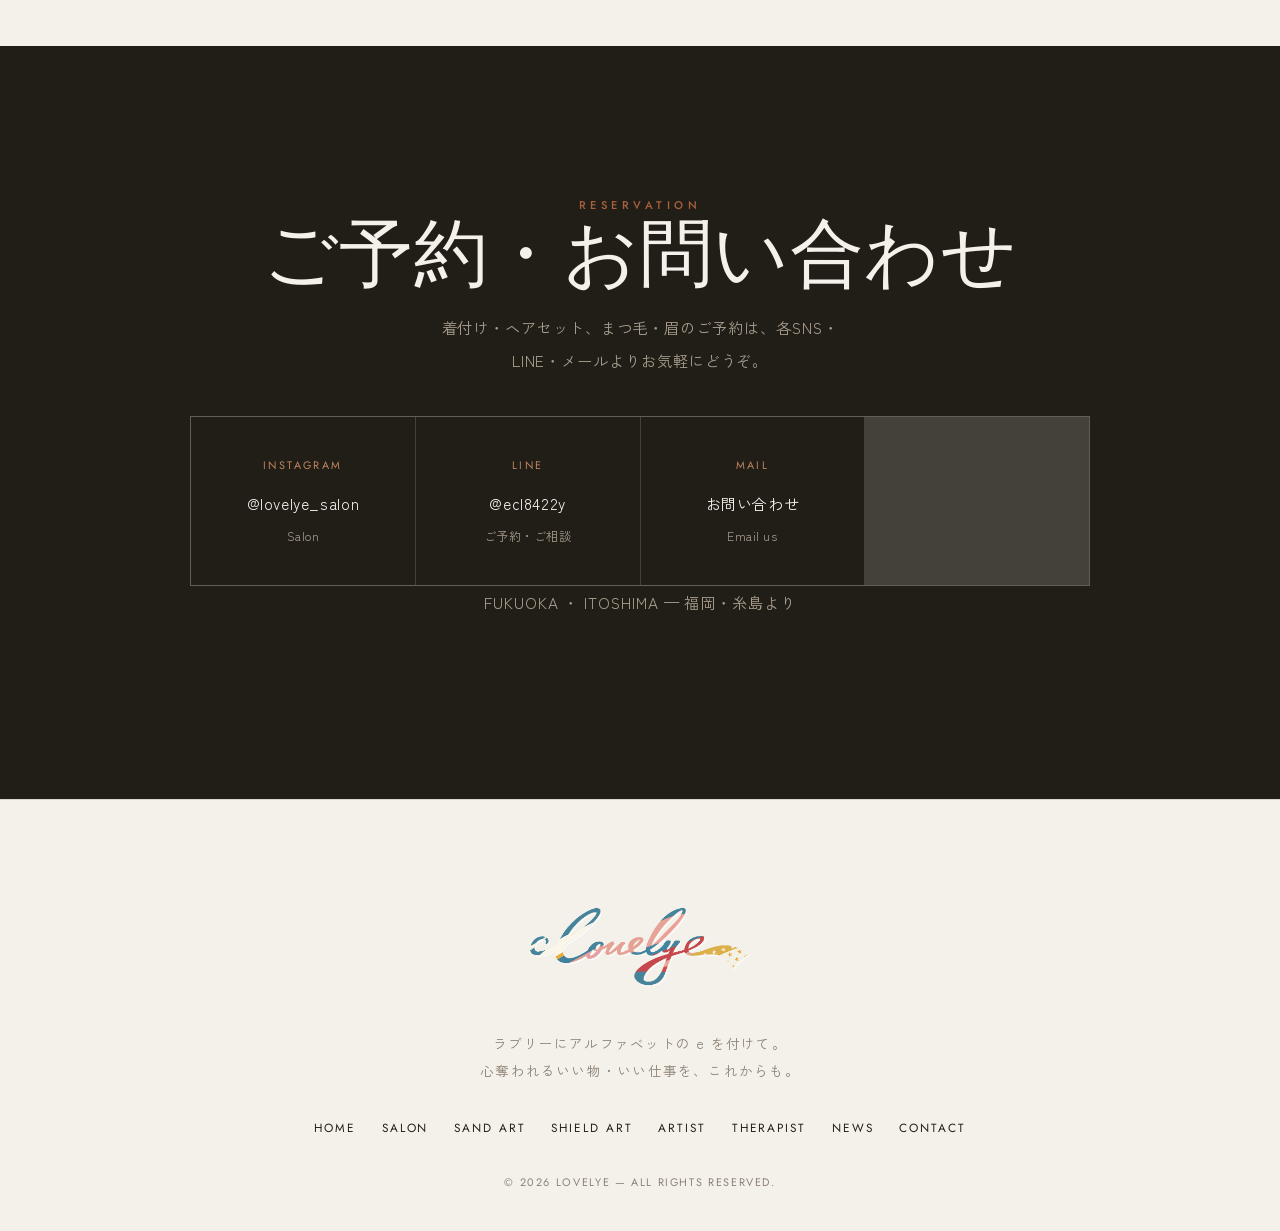
<file: salon.html>
<!DOCTYPE html>
<html lang="ja">
<head>
<meta charset="UTF-8">
<meta name="viewport" content="width=device-width, initial-scale=1.0">
<title>着付け・ヘアセット・まつ毛パーマ・眉サロン｜糸島・福岡 lovelye（ラブリエ）</title>
<meta name="description" content="糸島・福岡で着付け・ヘアセットなら美容サロン lovelye。成人式・七五三・卒業式・結婚式の振袖／袴の着付けからヘアセット、まつ毛パーマ（パリジェンヌラッシュリフト）・眉（【HBL】・旧ハリウッドブロウリフト）まで。2004年開業、女性美容師が丁寧に対応。">
<link rel="canonical" href="https://lovelye-salon.com/salon.html">
<meta name="robots" content="index,follow,max-image-preview:large">
<meta name="theme-color" content="#F4F1EB">
<meta property="og:type" content="website">
<meta property="og:site_name" content="lovelye（ラブリエ）">
<meta property="og:title" content="着付け・ヘアセット・まつ毛パーマ・眉サロン｜糸島・福岡 lovelye">
<meta property="og:description" content="糸島・福岡で着付け・ヘアセット、まつ毛パーマ（パリジェンヌラッシュリフト）・眉（【HBL】・旧ハリウッドブロウリフト）なら lovelye。成人式・七五三・結婚式の着付けからヘアまで。">
<meta property="og:url" content="https://lovelye-salon.com/salon.html">
<meta property="og:image" content="https://lovelye-salon.com/assets/img/hero-portrait.jpg">
<meta property="og:locale" content="ja_JP">
<meta name="twitter:card" content="summary_large_image">
<meta name="twitter:title" content="着付け・ヘアセット・まつ毛パーマ・眉サロン｜糸島・福岡 lovelye">
<meta name="twitter:description" content="糸島・福岡の着付け・ヘアセット、まつ毛パーマ・眉サロン lovelye。">
<meta name="twitter:image" content="https://lovelye-salon.com/assets/img/hero-portrait.jpg">
<link rel="icon" href="assets/img/favicon-32.png" sizes="32x32">
<link rel="icon" href="assets/img/favicon.png" sizes="512x512">
<link rel="apple-touch-icon" href="assets/img/apple-touch-icon.png">
<link rel="preconnect" href="https://fonts.googleapis.com">
<link rel="preconnect" href="https://fonts.gstatic.com" crossorigin>
<link href="https://fonts.googleapis.com/css2?family=Cormorant+Garamond:ital,wght@0,300;0,400;0,500;1,300;1,400;1,500&family=Jost:wght@300;400;500&family=Zen+Kaku+Gothic+New:wght@300;400;500;700&display=swap" rel="stylesheet">
<link rel="stylesheet" href="assets/css/site.css?v=24">
<script type="application/ld+json">
{"@context":"https://schema.org","@type":"BeautySalon","@id":"https://lovelye-salon.com/#organization","name":"lovelye（ラブリエ）","alternateName":"ラブリエ","description":"糸島・福岡の着付け・ヘアセット・まつ毛パーマ（パリジェンヌラッシュリフト）・眉（【HBL】・旧ハリウッドブロウリフト）サロン。","url":"https://lovelye-salon.com/salon.html","image":"https://lovelye-salon.com/assets/img/hero-portrait.jpg","email":"info@lovelye-salon.com","foundingDate":"2004","founder":{"@type":"Person","name":"井上真衣子"},"priceRange":"¥¥","address":{"@type":"PostalAddress","addressRegion":"福岡県","addressLocality":"糸島市","addressCountry":"JP"},"areaServed":[{"@type":"City","name":"糸島市"},{"@type":"City","name":"福岡市"}],"sameAs":["https://www.instagram.com/lovelye_salon/","https://www.instagram.com/lovelye_colorsand/","https://line.me/R/ti/p/@ecl8422y"],"hasOfferCatalog":{"@type":"OfferCatalog","name":"サロンメニュー","itemListElement":[{"@type":"Offer","itemOffered":{"@type":"Service","name":"着付け・ヘアセット","description":"浴衣・留袖・訪問着・袴・振袖の着付けからヘアセットまで。成人式・七五三・卒業式・結婚式に。"}},{"@type":"Offer","itemOffered":{"@type":"Service","name":"パリジェンヌラッシュリフト","description":"まつ毛を自然に最大限長く見せる最新まつ毛カール。"}},{"@type":"Offer","itemOffered":{"@type":"Service","name":"【HBL】","alternateName":"ハリウッドブロウリフト","description":"眉の毛流れを整え、印象を引き立てる眉リフト。"}}]}}
</script>
<script type="application/ld+json">
{"@context":"https://schema.org","@type":"BreadcrumbList","itemListElement":[{"@type":"ListItem","position":1,"name":"ホーム","item":"https://lovelye-salon.com/"},{"@type":"ListItem","position":2,"name":"Salon","item":"https://lovelye-salon.com/salon.html"}]}
</script>
<script type="application/ld+json">
{"@context":"https://schema.org","@type":"FAQPage","mainEntity":[{"@type":"Question","name":"対応エリアはどこですか？","acceptedAnswer":{"@type":"Answer","text":"福岡県糸島市を中心に、福岡市エリアにも対応しております。出張着付けのご相談も承ります。"}},{"@type":"Question","name":"成人式や七五三の着付けもお願いできますか？","acceptedAnswer":{"@type":"Answer","text":"はい。成人式の振袖、七五三、卒業式の袴、結婚式のお呼ばれなど、特別な日の着付けからヘアセットまでお任せいただけます。"}},{"@type":"Question","name":"まつ毛パーマ（パリジェンヌラッシュリフト）とは何ですか？","acceptedAnswer":{"@type":"Answer","text":"まつ毛を自然に最大限長く見せる角度で立ち上げ、目頭・目尻の矯正効果でまぶた全体がリフトアップして見える最新のまつ毛カールです。"}},{"@type":"Question","name":"予約はどこからできますか？","acceptedAnswer":{"@type":"Answer","text":"公式Instagram（@lovelye_salon）またはLINE（@ecl8422y）、メールよりお気軽にお問い合わせください。"}}]}
</script>
</head>
<body>
<svg class="svg-defs" aria-hidden="true" focusable="false"><defs><filter id="sharpen"><feConvolveMatrix order="3" preserveAlpha="true" kernelMatrix="0 -0.45 0 -0.45 2.8 -0.45 0 -0.45 0"/></filter></defs></svg>

<header id="hdr">
  <a href="index.html" class="brand" aria-label="lovelye"><img src="assets/img/logo.png" alt="lovelye"></a>
  <nav class="nav">
    <a href="index.html">Home</a>
    <a href="salon.html" class="active">Salon</a>
    <a href="order.html">Sand&nbsp;Art</a>
    <a href="index.html#shieldart">Shield&nbsp;Art</a>
    <a href="artist.html">School</a>
    <a href="news.html">News</a>
    <a href="index.html#contact">Contact</a>
  </nav>
  <button class="burger" id="burger" aria-label="menu"><span></span><span></span><span></span></button>
</header>
<div class="mobile-nav" id="mnav">
  <a href="index.html">Home<span class="jp">ホーム</span></a>
  <a href="salon.html">Salon<span class="jp">サロン</span></a>
  <a href="order.html">Sand Art<span class="jp">サンドアート</span></a>
  <a href="index.html#shieldart">Shield Art<span class="jp">シールドアート</span></a>
  <a href="artist.html">Artist<span class="jp">アーティストコース</span></a>
  <a href="therapist.html">Therapist<span class="jp">セラピストコース</span></a>
  <a href="news.html">News<span class="jp">お知らせ</span></a>
  <a href="index.html#contact">Contact<span class="jp">お問い合わせ</span></a>
</div>

<!-- SUBHERO -->
<section class="subhero">
  <div class="subhero-bg"><img class="sbg" src="assets/img/hero-portrait.jpg" alt="" aria-hidden="true"><img class="sfg" src="assets/img/hero-portrait.jpg" alt="糸島・福岡の着付け・ヘアセット"></div>
  <div class="wrap subhero-in">
    <p class="crumb"><a href="index.html">Home</a> &nbsp;/&nbsp; Salon</p>
    <h1>Salon</h1>
    <p class="sub">糸島・福岡 ｜ 着付け・ヘア・まつ毛・眉</p>
  </div>
</section>

<!-- INTRO -->
<section class="pad">
  <div class="wrap">
    <div class="shead center reveal">
      <span class="num">Beauty Salon — 糸島・福岡</span>
      <h2>特別な日を、いちばん美しく</h2>
      <span class="jp">着付け・ヘアセット・まつ毛パーマ・眉</span>
    </div>
    <p class="intro reveal d1">
      福岡県糸島市を拠点に、着付け・ヘアセットから、まつ毛パーマ（パリジェンヌラッシュリフト）・眉（【HBL】・旧ハリウッドブロウリフト）まで。
      2004年に美容師免許を取得して以来、「笑顔のお手伝い」をコンセプトに、女性の美しさを引き立てるお手伝いをしています。
      成人式・七五三・卒業式・結婚式など、人生の特別な一日を、いちばん美しい姿で迎えていただけます。
    </p>
  </div>
</section>

<!-- KIMONO -->
<section class="pad-s" style="background:var(--paper-2)">
  <div class="wrap">
    <div class="frow reveal">
      <div class="fig tall"><img src="assets/img/hero-portrait.jpg" alt="着物の着付け・ヘアセット（糸島・福岡）"></div>
      <div class="txt">
        <span class="kick">Kimono Dressing & Hair</span>
        <h3>浴衣・留袖・訪問着・袴・振袖の<br>着付けからヘアまで</h3>
        <p>七五三や成人式、卒業式や結婚式などの特別な日の着物の着付けから、ちょっとしたお出かけでの着物・浴衣の着付けまで対応しております。着付けからヘアセットまでお任せください！糸島・福岡エリアで、その日いちばんの装いをお手伝いします。</p>
        <div class="chips"><span>振袖・袴</span><span>七五三</span><span>成人式</span><span>結婚式</span><span>卒業式</span><span>ヘアセット</span></div>
      </div>
    </div>
  </div>
</section>

<!-- LASH & BROW -->
<section class="pad">
  <div class="wrap">
    <div class="frow rev reveal">
      <div class="fig"><img src="assets/img/feature-3.jpg" alt="パリジェンヌラッシュリフト・【HBL】（糸島・福岡）"></div>
      <div class="txt">
        <span class="kick">Lash Lift & Brow Lift</span>
        <h3>今、話題の<br>パリジェンヌラッシュリフト＆<br>【HBL】<br>正規導入サロン</h3>
        <div class="subitem">
          <h4>パリジェンヌラッシュリフト<span class="en">Parisienne Lash Lift</span></h4>
          <p>まつ毛を自然に最大限に長く見せる角度で立ち上げ、目頭・目尻の矯正効果によってまぶた全体がリフトアップする最新まつげカールです！まるでパリジェンヌのような目元が実現致します。</p>
        </div>
        <div class="subitem">
          <h4>【HBL】<span class="en">Hollywood Brow Lift</span></h4>
          <p>眉毛を整えるだけでなく、眉癖を改善し、毛流れを美しく整えます。眉は顔の印象を大きく左右します。大人の女性の華やかさを引き立てましょう。<span style="font-size:.82em;color:var(--muted-l)">（旧ハリウッドブロウリフト）</span></p>
        </div>
      </div>
    </div>
  </div>
</section>

<!-- SCENES -->
<section class="pad-s" style="background:var(--paper-2)">
  <div class="wrap">
    <div class="shead center reveal">
      <span class="num">Scene</span>
      <h2>ご利用シーン</h2>
      <span class="jp">こんな特別な日に</span>
    </div>
    <div class="scenes reveal d1">
      <div class="scene"><div class="t">Coming of Age</div><div class="n">成人式</div><p>振袖の着付け＆ヘアセット。一生に一度の晴れの日に。</p></div>
      <div class="scene"><div class="t">Shichi-Go-San</div><div class="n">七五三</div><p>お子様・ご家族の記念日の着付けに。</p></div>
      <div class="scene"><div class="t">Graduation</div><div class="n">卒業式</div><p>袴の着付けからヘアセットまで。</p></div>
      <div class="scene"><div class="t">Wedding</div><div class="n">結婚式・お呼ばれ</div><p>留袖・訪問着の着付け、華やかなヘアセット。</p></div>
      <div class="scene"><div class="t">Everyday</div><div class="n">お出かけ・浴衣</div><p>ちょっとしたお出かけや夏の浴衣にも。</p></div>
      <div class="scene"><div class="t">Beauty</div><div class="n">まつ毛・眉</div><p>まつ毛パーマ・眉リフトで、毎日の印象を格上げ。</p></div>
    </div>
  </div>
</section>

<!-- FAQ -->
<section class="pad">
  <div class="wrap">
    <div class="shead center reveal">
      <span class="num">FAQ</span>
      <h2>よくあるご質問</h2>
      <span class="jp">Q & A</span>
    </div>
    <div class="faq reveal d1">
      <details><summary>対応エリアはどこですか？</summary><div class="a">福岡県糸島市を中心に、福岡市エリアにも対応しております。出張着付けのご相談も承りますので、お気軽にお問い合わせください。</div></details>
      <details><summary>成人式や七五三の着付けもお願いできますか？</summary><div class="a">はい。成人式の振袖、七五三、卒業式の袴、結婚式のお呼ばれなど、特別な日の着付けからヘアセットまでお任せいただけます。早めのご予約がおすすめです。</div></details>
      <details><summary>まつ毛パーマ（パリジェンヌラッシュリフト）とは何ですか？</summary><div class="a">まつ毛を自然に最大限長く見せる角度で立ち上げ、目頭・目尻の矯正効果でまぶた全体がリフトアップして見える最新のまつ毛カールです。ビューラーいらずの目元が続きます。</div></details>
      <details><summary>予約はどこからできますか？</summary><div class="a">公式Instagram（@lovelye_salon）またはLINE（@ecl8422y）、メールよりお気軽にお問い合わせください。ご希望の日時・メニューをお知らせください。</div></details>
    </div>
  </div>
</section>

<!-- CTA -->
<section class="dark pad" id="contact">
  <div class="wrap cta">
    <span class="eyebrow reveal">Reservation</span>
    <h2 class="reveal d1">ご予約・お問い合わせ</h2>
    <p class="reveal d1">着付け・ヘアセット、まつ毛・眉のご予約は、各SNS・LINE・メールよりお気軽にどうぞ。</p>
    <div class="channels reveal d2">
      <a class="channel" href="https://www.instagram.com/lovelye_salon/" target="_blank" rel="noopener"><div class="ic">Instagram</div><div class="v">@lovelye_salon</div><div class="v2">Salon</div></a>
      <a class="channel" href="https://line.me/R/ti/p/@ecl8422y" target="_blank" rel="noopener"><div class="ic">LINE</div><div class="v">@ecl8422y</div><div class="v2">ご予約・ご相談</div></a>
      <a class="channel" href="mailto:info@lovelye-salon.com"><div class="ic">Mail</div><div class="v">お問い合わせ</div><div class="v2">Email us</div></a>
    </div>
    <p class="locrow reveal">FUKUOKA ・ ITOSHIMA — 福岡・糸島より</p>
  </div>
</section>

<footer>
  <div class="wrap">
    <img class="logo-img" src="assets/img/logo.png" alt="lovelye">
    <p class="ft-tag">ラブリーにアルファベットの e を付けて。<br>心奪われるいい物・いい仕事を、これからも。</p>
    <nav class="ft-nav">
      <a href="index.html">Home</a>
      <a href="salon.html">Salon</a>
      <a href="order.html">Sand Art</a>
      <a href="index.html#shieldart">Shield Art</a>
      <a href="artist.html">Artist</a>
      <a href="therapist.html">Therapist</a>
      <a href="news.html">News</a>
      <a href="index.html#contact">Contact</a>
    </nav>
    <p class="copy">© 2026 lovelye — All Rights Reserved.</p>
  </div>
</footer>

<script src="assets/js/site.js?v=24"></script>
</body>
</html>
</file>
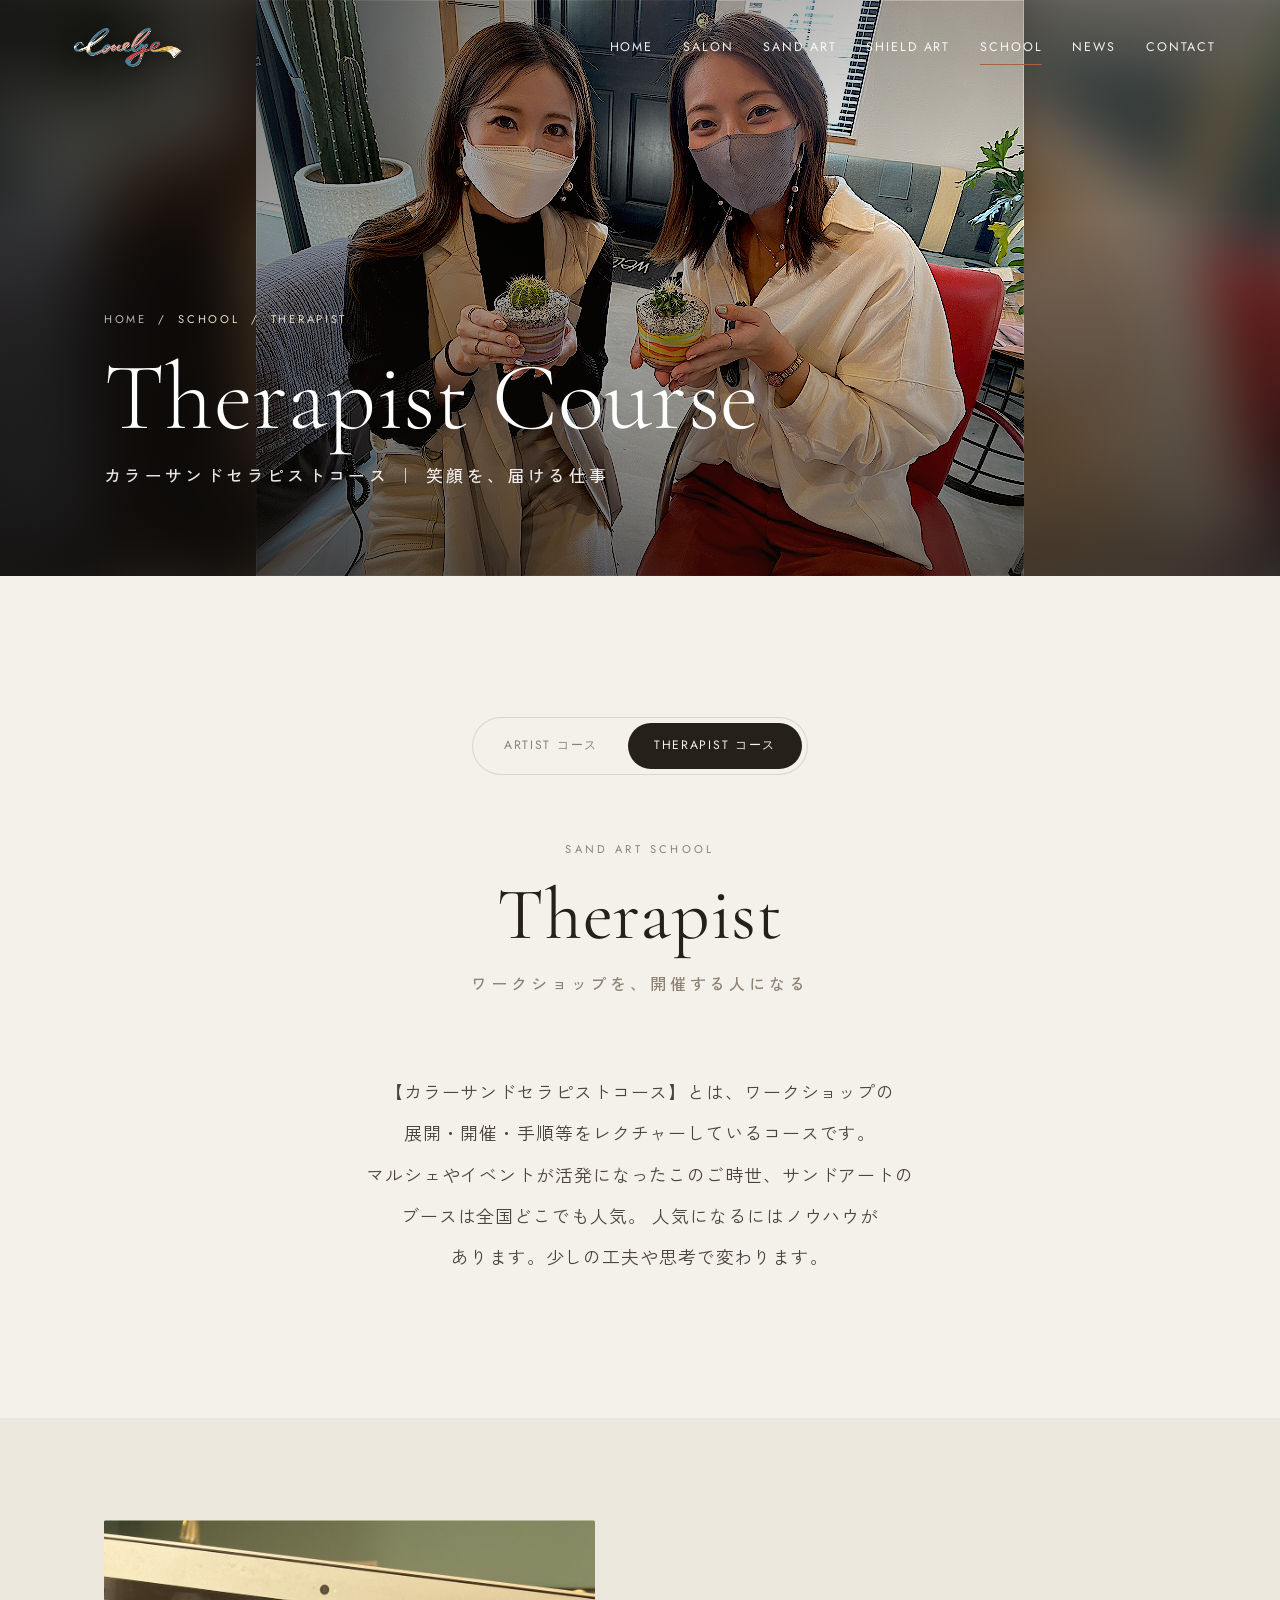
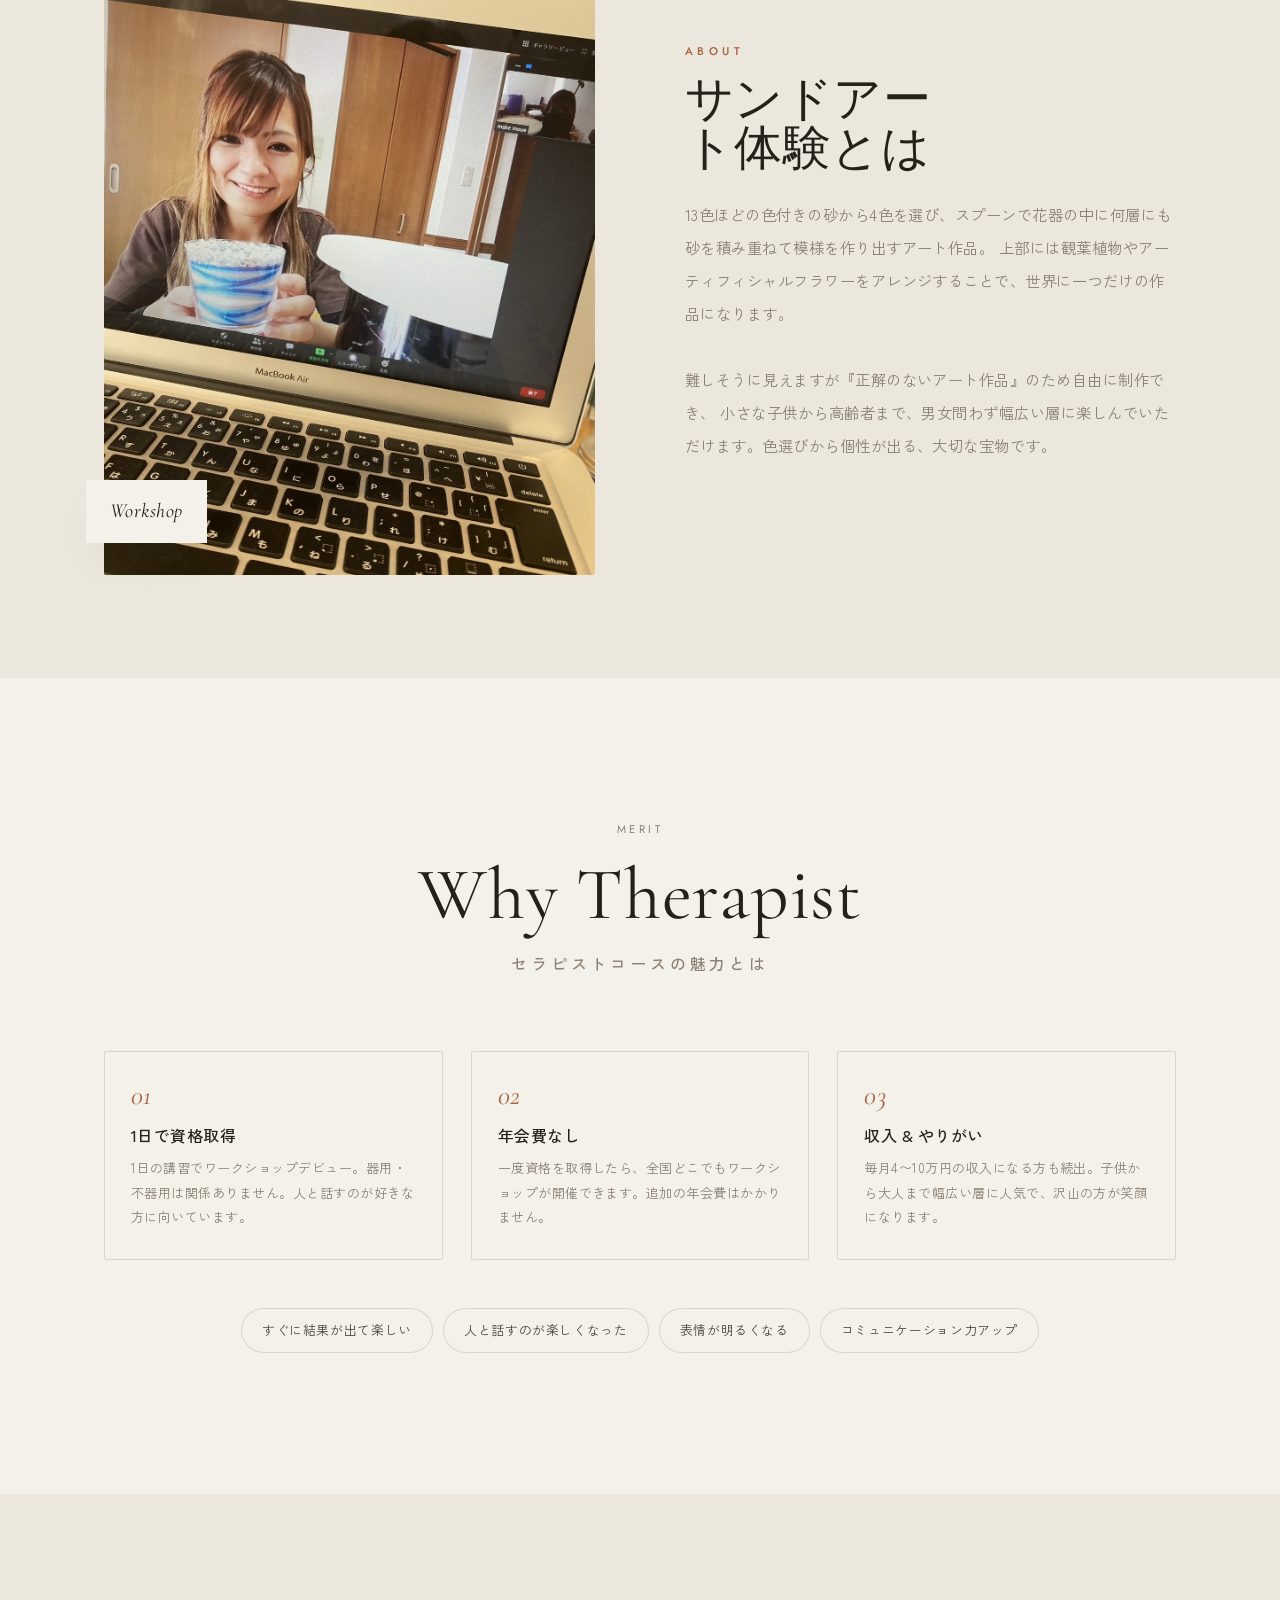
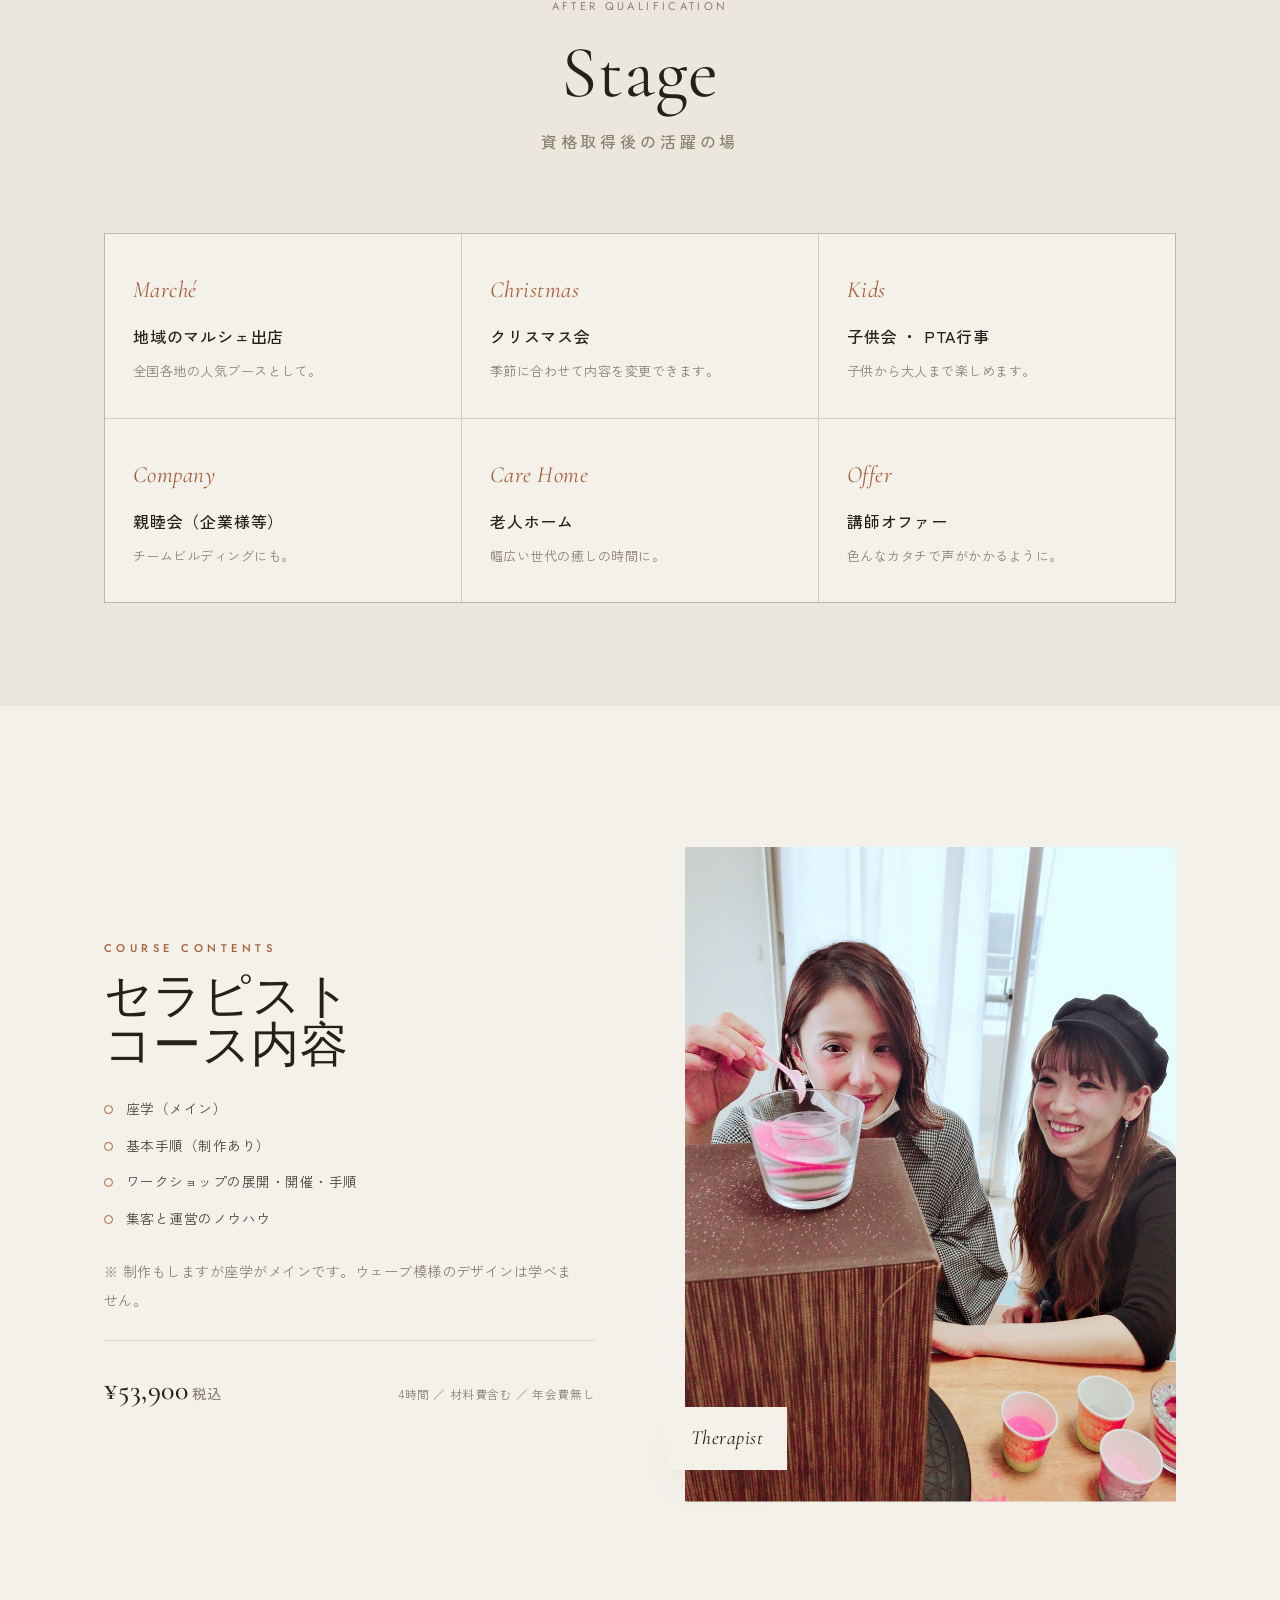
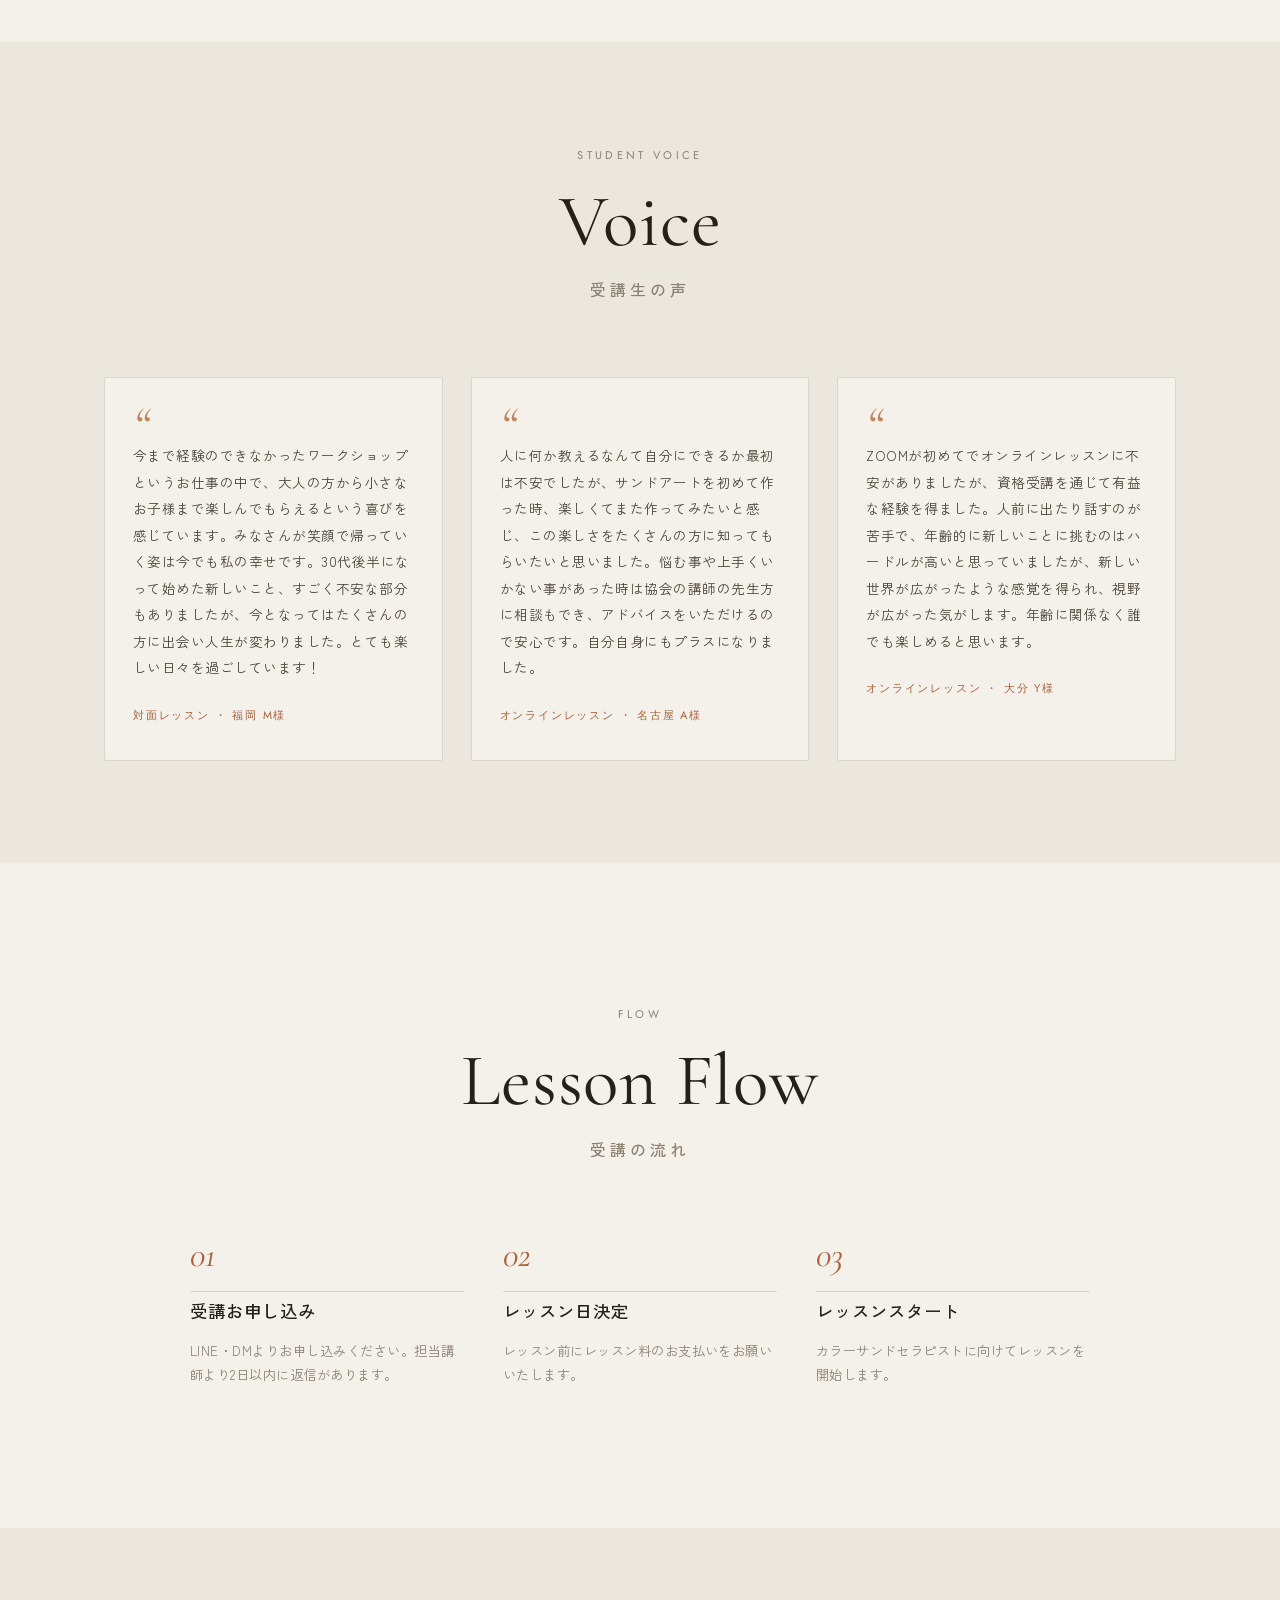
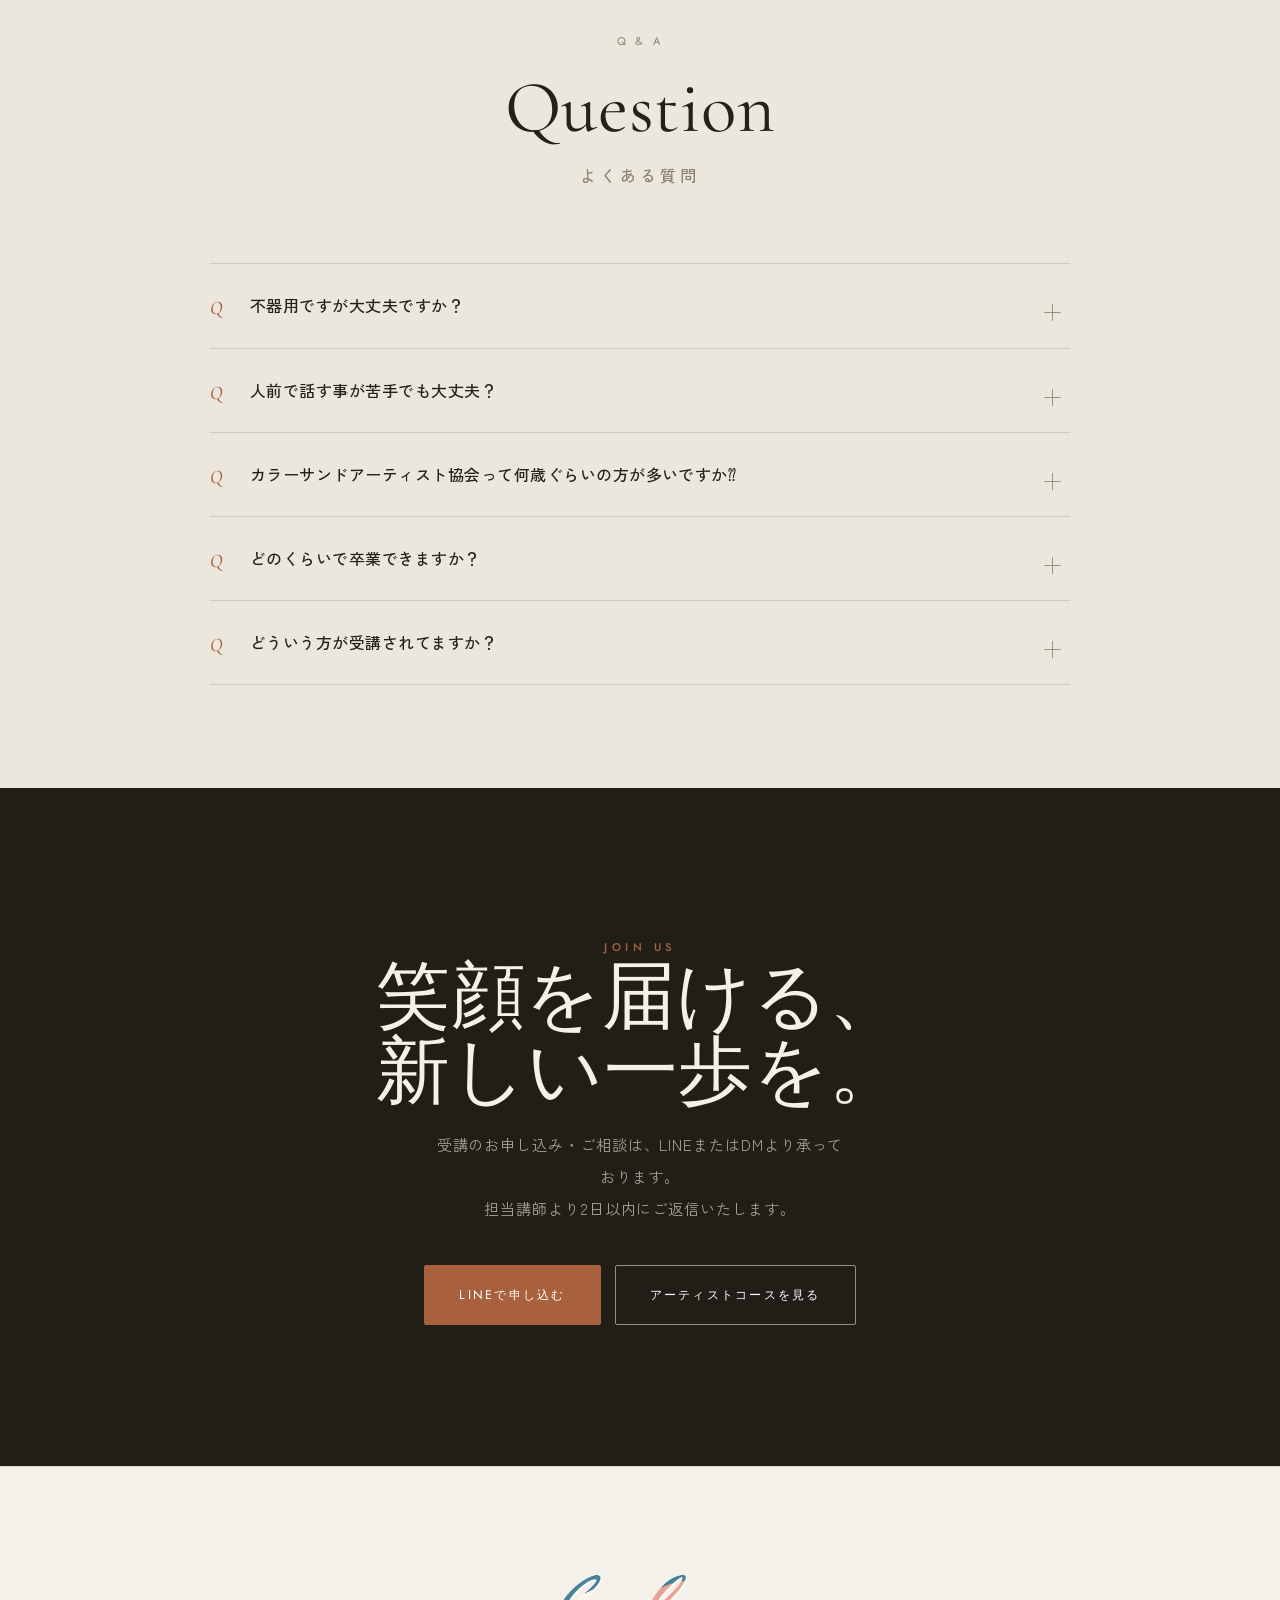
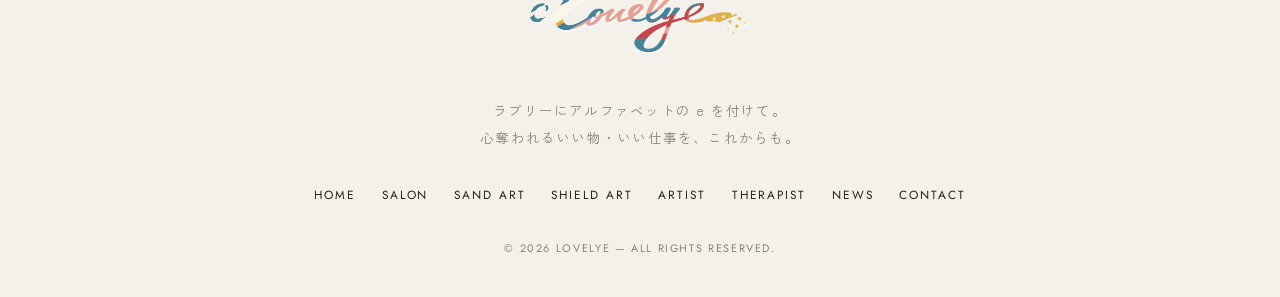
<file: therapist.html>
<!DOCTYPE html>
<html lang="ja">
<head>
<meta charset="UTF-8">
<meta name="viewport" content="width=device-width, initial-scale=1.0">
<title>サンドアート セラピストコース｜1日で資格取得・WS開催｜糸島・福岡 lovelye</title>
<meta name="description" content="カラーサンドセラピストコースは1日で資格取得。ワークショップの開催・集客・運営ノウハウを習得し、マルシェやイベントで活躍。全国対応。糸島・福岡の lovelyeスクール。">
<link rel="canonical" href="https://lovelye-salon.com/therapist.html">
<meta name="robots" content="index,follow,max-image-preview:large">
<meta name="theme-color" content="#F4F1EB">
<meta property="og:type" content="website">
<meta property="og:site_name" content="lovelye（ラブリエ）">
<meta property="og:title" content="サンドアート セラピストコース｜1日で資格取得・WS開催｜糸島・福岡 lovelye">
<meta property="og:description" content="カラーサンドセラピストコースは1日で資格取得。ワークショップの開催・集客・運営ノウハウを習得し、マルシェやイベントで活躍。全国対応。糸島・福岡の lovelyeスクール。">
<meta property="og:url" content="https://lovelye-salon.com/therapist.html">
<meta property="og:image" content="https://lovelye-salon.com/assets/img/ws-1.jpg">
<meta property="og:locale" content="ja_JP">
<meta name="twitter:card" content="summary_large_image">
<meta name="twitter:title" content="サンドアート セラピストコース｜1日で資格取得・WS開催｜糸島・福岡 lovelye">
<meta name="twitter:description" content="カラーサンドセラピストコースは1日で資格取得。ワークショップの開催・集客・運営ノウハウを習得し、マルシェやイベントで活躍。全国対応。糸島・福岡の lovelyeスクール。">
<meta name="twitter:image" content="https://lovelye-salon.com/assets/img/ws-1.jpg">
<link rel="icon" href="assets/img/favicon-32.png" sizes="32x32">
<link rel="icon" href="assets/img/favicon.png" sizes="512x512">
<link rel="apple-touch-icon" href="assets/img/apple-touch-icon.png">
<link rel="preconnect" href="https://fonts.googleapis.com">
<link rel="preconnect" href="https://fonts.gstatic.com" crossorigin>
<link href="https://fonts.googleapis.com/css2?family=Cormorant+Garamond:ital,wght@0,300;0,400;0,500;1,300;1,400;1,500&family=Jost:wght@300;400;500&family=Zen+Kaku+Gothic+New:wght@300;400;500;700&display=swap" rel="stylesheet">
<link rel="stylesheet" href="assets/css/site.css?v=24">
<script type="application/ld+json">
{"@context":"https://schema.org","@type":"BreadcrumbList","itemListElement":[{"@type":"ListItem","position":1,"name":"ホーム","item":"https://lovelye-salon.com/"},{"@type":"ListItem","position":2,"name":"School","item":"https://lovelye-salon.com/therapist.html"},{"@type":"ListItem","position":3,"name":"Therapist","item":"https://lovelye-salon.com/therapist.html"}]}
</script>
<script type="application/ld+json">
{"@context":"https://schema.org","@type":"Course","name":"カラーサンド セラピストコース","description":"1日で資格取得。ワークショップの展開・開催・集客・運営を学ぶコース。","provider":{"@type":"Organization","name":"lovelye（ラブリエ）","sameAs":"https://lovelye-salon.com/"},"offers":{"@type":"Offer","price":"53900","priceCurrency":"JPY","availability":"https://schema.org/InStock","url":"https://lovelye-salon.com/therapist.html"},"hasCourseInstance":{"@type":"CourseInstance","courseMode":"blended","courseWorkload":"PT4H"}}
</script>
</head>
<body>
<svg class="svg-defs" aria-hidden="true" focusable="false"><defs><filter id="sharpen"><feConvolveMatrix order="3" preserveAlpha="true" kernelMatrix="0 -0.45 0 -0.45 2.8 -0.45 0 -0.45 0"/></filter></defs></svg>

<header id="hdr">
  <a href="index.html" class="brand" aria-label="lovelye"><img src="assets/img/logo.png" alt="lovelye"></a>
  <nav class="nav">
    <a href="index.html">Home</a>
    <a href="salon.html">Salon</a>
    <a href="order.html">Sand&nbsp;Art</a>
    <a href="index.html#shieldart">Shield&nbsp;Art</a>
    <a href="artist.html" class="active">School</a>
    <a href="news.html">News</a>
    <a href="index.html#contact">Contact</a>
  </nav>
  <button class="burger" id="burger" aria-label="menu"><span></span><span></span><span></span></button>
</header>
<div class="mobile-nav" id="mnav">
  <a href="index.html">Home<span class="jp">ホーム</span></a>
  <a href="salon.html">Salon<span class="jp">サロン</span></a>
  <a href="order.html">Sand Art<span class="jp">サンドアート</span></a>
  <a href="index.html#shieldart">Shield Art<span class="jp">シールドアート</span></a>
  <a href="artist.html">Artist<span class="jp">アーティストコース</span></a>
  <a href="therapist.html">Therapist<span class="jp">セラピストコース</span></a>
  <a href="news.html">News<span class="jp">お知らせ</span></a>
  <a href="index.html#contact">Contact<span class="jp">お問い合わせ</span></a>
</div>

<!-- SUBHERO -->
<section class="subhero">
  <div class="subhero-bg"><img class="sbg" src="assets/img/ws-1.jpg" alt="" aria-hidden="true"><img class="sfg" src="assets/img/ws-1.jpg" alt="サンドアート体験"></div>
  <div class="wrap subhero-in">
    <p class="crumb"><a href="index.html">Home</a> &nbsp;/&nbsp; School &nbsp;/&nbsp; Therapist</p>
    <h1>Therapist Course</h1>
    <p class="sub">カラーサンドセラピストコース ｜ 笑顔を、届ける仕事</p>
  </div>
</section>

<!-- TOGGLE + INTRO -->
<section class="pad">
  <div class="wrap center">
    <div class="toggle reveal" style="margin-bottom:clamp(40px,6vw,64px)">
      <a href="artist.html">Artist コース</a>
      <a href="therapist.html" class="on">Therapist コース</a>
    </div>
    <div class="shead center reveal">
      <span class="num">Sand Art School</span>
      <h2>Therapist</h2>
      <span class="jp">ワークショップを、開催する人になる</span>
    </div>
    <p class="intro reveal d1">
      【カラーサンドセラピストコース】とは、ワークショップの展開・開催・手順等をレクチャーしているコースです。
      マルシェやイベントが活発になったこのご時世、サンドアートのブースは全国どこでも人気。
      人気になるにはノウハウがあります。少しの工夫や思考で変わります。
    </p>
  </div>
</section>

<!-- WHAT IS -->
<section class="pad-s" style="background:var(--paper-2)">
  <div class="wrap">
    <div class="split">
      <div class="split-fig reveal">
        <img src="assets/img/ws-3.jpg" alt="サンドアート体験">
        <span class="cap">Workshop</span>
      </div>
      <div>
        <span class="eyebrow reveal">About</span>
        <h2 class="disp reveal d1" style="font-size:clamp(2rem,5vw,3rem);margin:12px 0 24px">サンドアート体験とは</h2>
        <p class="lead reveal d2">
          13色ほどの色付きの砂から4色を選び、スプーンで花器の中に何層にも砂を積み重ねて模様を作り出すアート作品。
          上部には観葉植物やアーティフィシャルフラワーをアレンジすることで、世界に一つだけの作品になります。<br><br>
          難しそうに見えますが『正解のないアート作品』のため自由に制作でき、
          小さな子供から高齢者まで、男女問わず幅広い層に楽しんでいただけます。色選びから個性が出る、大切な宝物です。
        </p>
      </div>
    </div>
  </div>
</section>

<!-- APPEAL POINTS -->
<section class="pad">
  <div class="wrap">
    <div class="shead center reveal">
      <span class="num">Merit</span>
      <h2>Why Therapist</h2>
      <span class="jp">セラピストコースの魅力とは</span>
    </div>
    <div class="points reveal d1">
      <div class="point"><div class="ic">01</div><h4>1日で資格取得</h4><p>1日の講習でワークショップデビュー。器用・不器用は関係ありません。人と話すのが好きな方に向いています。</p></div>
      <div class="point"><div class="ic">02</div><h4>年会費なし</h4><p>一度資格を取得したら、全国どこでもワークショップが開催できます。追加の年会費はかかりません。</p></div>
      <div class="point"><div class="ic">03</div><h4>収入 & やりがい</h4><p>毎月4〜10万円の収入になる方も続出。子供から大人まで幅広い層に人気で、沢山の方が笑顔になります。</p></div>
    </div>
    <div class="badges reveal d2">
      <span>すぐに結果が出て楽しい</span><span>人と話すのが楽しくなった</span><span>表情が明るくなる</span><span>コミュニケーション力アップ</span>
    </div>
  </div>
</section>

<!-- ACTIVE SCENES -->
<section class="pad-s" style="background:var(--paper-2)">
  <div class="wrap">
    <div class="shead center reveal">
      <span class="num">After Qualification</span>
      <h2>Stage</h2>
      <span class="jp">資格取得後の活躍の場</span>
    </div>
    <div class="scenes reveal d1">
      <div class="scene"><div class="t">Marché</div><div class="n">地域のマルシェ出店</div><p>全国各地の人気ブースとして。</p></div>
      <div class="scene"><div class="t">Christmas</div><div class="n">クリスマス会</div><p>季節に合わせて内容を変更できます。</p></div>
      <div class="scene"><div class="t">Kids</div><div class="n">子供会 ・ PTA行事</div><p>子供から大人まで楽しめます。</p></div>
      <div class="scene"><div class="t">Company</div><div class="n">親睦会（企業様等）</div><p>チームビルディングにも。</p></div>
      <div class="scene"><div class="t">Care Home</div><div class="n">老人ホーム</div><p>幅広い世代の癒しの時間に。</p></div>
      <div class="scene"><div class="t">Offer</div><div class="n">講師オファー</div><p>色んなカタチで声がかかるように。</p></div>
    </div>
  </div>
</section>

<!-- CONTENT + PRICE -->
<section class="pad">
  <div class="wrap">
    <div class="split">
      <div>
        <span class="eyebrow reveal">Course Contents</span>
        <h2 class="disp reveal d1" style="font-size:clamp(2rem,5vw,3rem);margin:12px 0 24px">セラピストコース内容</h2>
        <div class="course reveal d2" style="border:none;background:transparent">
          <ul style="margin:0 0 26px">
            <li>座学（メイン）</li>
            <li>基本手順（制作あり）</li>
            <li>ワークショップの展開・開催・手順</li>
            <li>集客と運営のノウハウ</li>
          </ul>
          <p class="lead" style="margin-bottom:26px">※ 制作もしますが座学がメインです。ウェーブ模様のデザインは学べません。</p>
          <div class="pr" style="border-top:1px solid var(--line);padding-top:22px">
            <span class="amt">¥53,900<small>税込</small></span>
            <span class="n">4時間 ／ 材料費含む ／ 年会費無し</span>
          </div>
        </div>
      </div>
      <div class="split-fig reveal">
        <img src="assets/img/ws-4.jpg" alt="セラピストコース">
        <span class="cap">Therapist</span>
      </div>
    </div>
  </div>
</section>

<!-- VOICES -->
<section class="pad-s" style="background:var(--paper-2)">
  <div class="wrap">
    <div class="shead center reveal">
      <span class="num">Student Voice</span>
      <h2>Voice</h2>
      <span class="jp">受講生の声</span>
    </div>
    <div class="voices all reveal d1">
      <div class="voice"><span class="q">“</span><p>今まで経験のできなかったワークショップというお仕事の中で、大人の方から小さなお子様まで楽しんでもらえるという喜びを感じています。みなさんが笑顔で帰っていく姿は今でも私の幸せです。30代後半になって始めた新しいこと、すごく不安な部分もありましたが、今となってはたくさんの方に出会い人生が変わりました。とても楽しい日々を過ごしています！</p><span class="who">対面レッスン ・ 福岡 M様</span></div>
      <div class="voice"><span class="q">“</span><p>人に何か教えるなんて自分にできるか最初は不安でしたが、サンドアートを初めて作った時、楽しくてまた作ってみたいと感じ、この楽しさをたくさんの方に知ってもらいたいと思いました。悩む事や上手くいかない事があった時は協会の講師の先生方に相談もでき、アドバイスをいただけるので安心です。自分自身にもプラスになりました。</p><span class="who">オンラインレッスン ・ 名古屋 A様</span></div>
      <div class="voice"><span class="q">“</span><p>ZOOMが初めてでオンラインレッスンに不安がありましたが、資格受講を通じて有益な経験を得ました。人前に出たり話すのが苦手で、年齢的に新しいことに挑むのはハードルが高いと思っていましたが、新しい世界が広がったような感覚を得られ、視野が広がった気がします。年齢に関係なく誰でも楽しめると思います。</p><span class="who">オンラインレッスン ・ 大分 Y様</span></div>
    </div>
  </div>
</section>

<!-- FLOW -->
<section class="pad">
  <div class="wrap">
    <div class="shead center reveal">
      <span class="num">Flow</span>
      <h2>Lesson Flow</h2>
      <span class="jp">受講の流れ</span>
    </div>
    <div class="flow reveal d1" style="max-width:900px;margin:0 auto;grid-template-columns:repeat(3,1fr)">
      <div class="step"><div class="l"></div><h4>受講お申し込み</h4><p>LINE・DMよりお申し込みください。担当講師より2日以内に返信があります。</p></div>
      <div class="step"><div class="l"></div><h4>レッスン日決定</h4><p>レッスン前にレッスン料のお支払いをお願いいたします。</p></div>
      <div class="step"><div class="l"></div><h4>レッスンスタート</h4><p>カラーサンドセラピストに向けてレッスンを開始します。</p></div>
    </div>
  </div>
</section>

<!-- FAQ -->
<section class="pad-s" style="background:var(--paper-2)">
  <div class="wrap">
    <div class="shead center reveal">
      <span class="num">Q & A</span>
      <h2>Question</h2>
      <span class="jp">よくある質問</span>
    </div>
    <div class="faq reveal d1">
      <details><summary>不器用ですが大丈夫ですか？</summary><div class="a">セラピストコースは器用不器用は関係ございません。人と話すのが好きな方や、今お持ちの資格を活用されたい方に向いています。</div></details>
      <details><summary>人前で話す事が苦手でも大丈夫？</summary><div class="a">人前で話すことが苦手な人や、そもそも人見知りの人はワークショップに出店するのもドキドキしますよね。（私も元々極度の人見知りだったので気持ちが分かります!!）でも、ワークショップではそこまで気にしなくても大丈夫ですよ。大事なのは「うまくしゃべろう」ということより【作ることを楽しんでもらおう】という気持ちです。あなたが真剣に教えてくれれば、それはきっとお客様にも届きます。</div></details>
      <details><summary>カラーサンドアーティスト協会って何歳ぐらいの方が多いですか⁇</summary><div class="a">20代〜60代の方が多いです!! 年齢は関係ないです。チャレンジしたいと思う気持ちが大切です。サンドアートの資格を取得するのに正直年齢は関係ありません。半年後、1年後、サンドアートの資格を取ってよかった！と思っていただけるように、毎日の生活も楽しくできたらなと思っています。</div></details>
      <details><summary>どのくらいで卒業できますか？</summary><div class="a">1日の講習でワークショップデビューできます。</div></details>
      <details><summary>どういう方が受講されてますか？</summary><div class="a">小さなお子様がいらっしゃるママさんや保育士さんや看護師さん、カラーセラピーやフラワー関係の資格をお持ちの方、ハンドメイドがお好きな方が多いです。またお仕事をしながらお休みの時にマルシェに出店される方も多いです。</div></details>
    </div>
  </div>
</section>

<!-- CTA -->
<section class="dark pad">
  <div class="wrap cta">
    <span class="eyebrow reveal">Join us</span>
    <h2 class="reveal d1">笑顔を届ける、<br>新しい一歩を。</h2>
    <p class="reveal d1">受講のお申し込み・ご相談は、LINEまたはDMより承っております。<br>担当講師より2日以内にご返信いたします。</p>
    <div class="reveal d2" style="display:flex;gap:14px;justify-content:center;flex-wrap:wrap">
      <a class="btn clay" href="https://line.me/R/ti/p/@ecl8422y" target="_blank" rel="noopener">LINEで申し込む</a>
      <a class="btn" style="border-color:rgba(255,255,255,.5);color:#fff" href="artist.html">アーティストコースを見る</a>
    </div>
  </div>
</section>

<footer>
  <div class="wrap">
    <img class="logo-img" src="assets/img/logo.png" alt="lovelye">
    <p class="ft-tag">ラブリーにアルファベットの e を付けて。<br>心奪われるいい物・いい仕事を、これからも。</p>
    <nav class="ft-nav">
      <a href="index.html">Home</a>
      <a href="salon.html">Salon</a>
      <a href="order.html">Sand Art</a>
      <a href="index.html#shieldart">Shield Art</a>
      <a href="artist.html">Artist</a>
      <a href="therapist.html">Therapist</a>
      <a href="news.html">News</a>
    <a href="index.html#contact">Contact</a>
    </nav>
    <p class="copy">© 2026 lovelye — All Rights Reserved.</p>
  </div>
</footer>

<script src="assets/js/site.js?v=24"></script>
</body>
</html>
</file>
<file: assets/css/site.css>
/* =========================================================
   lovelye — shared stylesheet
   Light editorial / Japanese-European atelier
   ========================================================= */
:root{
  --paper:#F4F1EB;
  --paper-2:#EBE7DD;
  --paper-3:#E2DCCF;
  --ink:#252119;
  --ink-soft:#4B4438;
  --muted:#8C8173;
  --muted-l:#A79C8C;
  --line:rgba(37,33,25,.13);
  --line-d:rgba(244,241,235,.16);
  --clay:#A8613C;
  --clay-soft:#BE855F;
  --dark:#211E18;
  --dark-2:#2A251E;
  --serif:"Cormorant Garamond",serif;
  --gothic:"Zen Kaku Gothic New",sans-serif;
  --jost:"Jost",sans-serif;
  --e:cubic-bezier(.16,.8,.24,1);
}
*{margin:0;padding:0;box-sizing:border-box}
html{scroll-behavior:smooth;-webkit-text-size-adjust:100%}
body{
  font-family:var(--gothic);
  color:var(--ink);
  background:var(--paper);
  line-height:1.95;
  font-weight:400;
  letter-spacing:.03em;
  -webkit-font-smoothing:antialiased;
  overflow-x:hidden;
}
img{display:block;max-width:100%}
a{color:inherit;text-decoration:none}
::selection{background:var(--clay);color:#fff}

/* --- Japanese-aware line breaking (natural 改行) --- */
h1,h2,h3,h4,.disp,.subt{text-wrap:balance}
p,.lead,.intro,.poem,.voice p,.faq .a,.frow .txt p,.prof-txt p,.point p,.way p,.scene p,.subitem p{text-wrap:pretty}
.intro,.frow h3,.course h3,.subitem h4,.point h4,.way h4,.scene .n,.shead .jp,.subt,.step h4,.hero .tag,.subhero .sub{word-break:auto-phrase;line-break:strict}
.big{word-break:keep-all;text-wrap:wrap}

/* ---------- helpers ---------- */
.wrap{max-width:1200px;margin:0 auto;padding:0 clamp(22px,5vw,64px)}
.pad{padding:clamp(80px,11vw,150px) 0}
.pad-s{padding:clamp(60px,8vw,110px) 0}
.center{text-align:center}

.eyebrow{
  font-family:var(--jost);font-weight:500;font-size:.7rem;
  letter-spacing:.4em;text-transform:uppercase;color:var(--clay);
  display:inline-block;
}
.disp{font-family:var(--serif);font-weight:400;line-height:1.02;letter-spacing:.01em}
.lead{color:var(--muted);font-weight:400;font-size:.96rem;line-height:2.15}

/* section head */
.shead{margin-bottom:clamp(44px,6vw,72px)}
.shead .num{font-family:var(--jost);font-size:.7rem;letter-spacing:.3em;text-transform:uppercase;color:var(--muted);display:block;margin-bottom:18px}
.shead h2{font-family:var(--serif);font-weight:400;font-size:clamp(2.5rem,6.2vw,4.6rem);line-height:1;letter-spacing:.01em}
.shead .jp{font-family:var(--gothic);font-weight:500;font-size:clamp(.86rem,2.3vw,1rem);letter-spacing:.24em;color:var(--muted);margin-top:16px;display:block}
.center .shead{text-align:center}
.center .shead h2{display:block}

/* text link */
.tlink{
  font-family:var(--jost);font-size:.76rem;letter-spacing:.2em;text-transform:uppercase;
  color:var(--ink);display:inline-flex;align-items:center;gap:11px;padding-bottom:6px;
  border-bottom:1px solid var(--ink);transition:gap .4s var(--e),color .4s var(--e),border-color .4s var(--e);
}
.tlink:hover{gap:19px;color:var(--clay);border-color:var(--clay)}
.tlink.light{color:#fff;border-color:rgba(255,255,255,.6)}
.tlink.light:hover{color:var(--clay-soft);border-color:var(--clay-soft)}

/* button */
.btn{
  display:inline-flex;align-items:center;gap:12px;font-family:var(--jost);font-size:.78rem;
  letter-spacing:.18em;text-transform:uppercase;padding:17px 34px;border:1px solid var(--ink);
  color:var(--ink);transition:.45s var(--e);border-radius:2px;
}
.btn:hover{background:var(--ink);color:var(--paper)}
.btn.clay{background:var(--clay);border-color:var(--clay);color:#fff}
.btn.clay:hover{background:var(--ink);border-color:var(--ink)}

/* ---------- header ---------- */
header{
  position:fixed;top:0;left:0;width:100%;z-index:100;
  display:flex;align-items:center;justify-content:space-between;
  padding:18px clamp(22px,5vw,64px);
  transition:background .5s var(--e),padding .5s var(--e),box-shadow .5s var(--e);
}
header.solid{background:rgba(244,241,235,.9);backdrop-filter:blur(14px);
  padding:11px clamp(22px,5vw,64px);box-shadow:0 1px 0 var(--line)}
.brand{font-family:var(--serif);font-style:italic;font-weight:500;font-size:1.78rem;color:#fff;transition:color .5s var(--e);line-height:1;letter-spacing:.02em;display:flex;align-items:center}
.brand img{height:58px;width:auto;display:block;transition:height .5s var(--e),filter .5s var(--e)}
header:not(.solid) .brand img{filter:drop-shadow(0 2px 8px rgba(0,0,0,.6))}
header.solid .brand img{height:44px}
.brand .txt-mark{display:none}
header.solid .brand{color:var(--ink)}
/* header on light (inner pages without dark hero) */
header.on-light .brand{color:var(--ink)}
header.on-light .nav a{color:var(--ink)}
header.on-light .burger span{background:var(--ink)}
.nav{display:flex;align-items:center;gap:30px}
.nav a{font-family:var(--jost);font-size:.78rem;letter-spacing:.15em;text-transform:uppercase;color:rgba(255,255,255,.92);position:relative;transition:color .4s var(--e)}
header.solid .nav a{color:var(--ink)}
.nav a::after{content:"";position:absolute;left:0;bottom:-6px;width:0;height:1px;background:var(--clay);transition:width .4s var(--e)}
.nav a:hover{color:var(--clay-soft)}
header.solid .nav a:hover,header.on-light .nav a:hover{color:var(--clay)}
.nav a:hover::after{width:100%}
.nav a.active::after{width:100%}
.burger{display:none;flex-direction:column;gap:5px;background:none;border:0;cursor:pointer;padding:8px;z-index:110}
.burger span{width:25px;height:1.5px;background:#fff;transition:.4s var(--e)}
header.solid .burger span{background:var(--ink)}
.menu-open .burger span{background:var(--paper)}
.menu-open .burger span:nth-child(1){transform:translateY(6.5px) rotate(45deg)}
.menu-open .burger span:nth-child(2){opacity:0}
.menu-open .burger span:nth-child(3){transform:translateY(-6.5px) rotate(-45deg)}

.mobile-nav{position:fixed;inset:0;z-index:105;background:var(--dark);
  display:flex;flex-direction:column;align-items:center;justify-content:flex-start;
  gap:clamp(13px,2.1vh,22px);overflow-y:auto;padding:80px 20px 44px;
  opacity:0;visibility:hidden;transition:opacity .5s var(--e),visibility .5s var(--e)}
.mobile-nav a:first-child{margin-top:auto}
.mobile-nav a:last-child{margin-bottom:auto}
.menu-open .mobile-nav{opacity:1;visibility:visible}
.mobile-nav a{font-family:var(--serif);font-size:clamp(1.5rem,5.6vw,1.9rem);color:var(--paper);letter-spacing:.02em;text-align:center;flex-shrink:0}
.mobile-nav a .jp{display:block;font-family:var(--gothic);font-size:.74rem;letter-spacing:.2em;color:var(--muted-l);margin-top:2px}

/* ---------- reveal ---------- */
.reveal{opacity:0;transform:translateY(30px);transition:opacity 1s var(--e),transform 1s var(--e)}
.reveal.in{opacity:1;transform:none}
.d1{transition-delay:.1s}.d2{transition-delay:.22s}.d3{transition-delay:.34s}.d4{transition-delay:.46s}
/* image wipe-reveal on scroll */
.frow.reveal .fig img,.split-fig.reveal img,.prof-fig.reveal img,.shield-fig.reveal img{
  clip-path:inset(0 0 16% 0);transform:scale(1.05);
  transition:clip-path 1.2s var(--e) .12s,transform 1.5s var(--e) .12s}
.frow.reveal.in .fig img,.split-fig.reveal.in img,.prof-fig.reveal.in img,.shield-fig.reveal.in img{
  clip-path:inset(0 0 0 0);transform:scale(1)}
@media(prefers-reduced-motion:reduce){
  .frow.reveal .fig img,.split-fig.reveal img,.prof-fig.reveal img,.shield-fig.reveal img{clip-path:none;transform:none}
}

/* ---------- hero (home) ---------- */
.hero{min-height:100vh;min-height:100svh;display:flex;align-items:flex-end;position:relative;overflow:hidden;color:#fff}
.hero-bg{position:absolute;inset:0;z-index:-2;overflow:hidden;background:#0c0a07}
.hero-bg .hs{position:absolute;inset:0;display:block;width:100%;height:100%;
  opacity:0;animation:heroFade 21s infinite;will-change:opacity}
.hero-bg .hs img{position:absolute;inset:0;width:100%;height:100%;object-fit:cover;object-position:center 42%;
  filter:url(#sharpen) saturate(1) contrast(1.02) brightness(1.04);transform:scale(1.05)}
.hero-bg .hs .hbg{display:none}
.hero-bg .hs .hfg{z-index:1}
.hero-bg .s2{animation-delay:7s}
.hero-bg .s3{animation-delay:14s}
/* per-slide framing (desktop) */
.hero-bg .s1 img{object-position:center 34%}
.hero-bg .s2 img{object-position:64% 50%}
.hero-bg .s3 img{object-position:center 46%}
@keyframes heroFade{0%{opacity:0}4%{opacity:1}29%{opacity:1}34%{opacity:0}100%{opacity:0}}
.svg-defs{position:absolute;width:0;height:0;overflow:hidden}
@media(prefers-reduced-motion:reduce){.hero-bg .hs{transition:none}}
.hero::after{content:"";position:absolute;inset:0;z-index:-1;
  background:
    linear-gradient(92deg,rgba(14,11,8,.46) 0%,rgba(14,11,8,.16) 34%,rgba(14,11,8,0) 62%),
    linear-gradient(180deg,rgba(14,11,8,.2) 0%,rgba(14,11,8,0) 22%,rgba(14,11,8,0) 54%,rgba(14,11,8,.5) 100%)}
.hero-in{padding-bottom:clamp(54px,9vw,120px);width:100%}
.hero .eyebrow{color:#Ebdccb;opacity:0;animation:fu 1s var(--e) .3s forwards}
.hero h1{font-family:var(--serif);font-weight:300;font-size:clamp(3.8rem,12.5vw,10rem);line-height:.88;letter-spacing:.005em;margin:.14em 0 .34em;opacity:0;animation:fu 1.1s var(--e) .45s forwards;text-shadow:0 8px 60px rgba(0,0,0,.45)}
.hero h1 em{font-style:italic;font-weight:400;color:#EdCFB6}
.hero .tag{font-family:var(--gothic);font-weight:300;font-size:clamp(.94rem,2.4vw,1.2rem);letter-spacing:.16em;line-height:2.1;max-width:min(92vw,30em);opacity:0;animation:fu 1.1s var(--e) .6s forwards;text-shadow:0 2px 26px rgba(0,0,0,.55)}
.hero-tri{display:flex;gap:12px 30px;margin-top:clamp(30px,5vw,50px);flex-wrap:wrap;opacity:0;animation:fu 1.1s var(--e) .78s forwards}
.hero-tri a{font-family:var(--jost);font-size:.76rem;letter-spacing:.18em;text-transform:uppercase;padding-bottom:5px;border-bottom:1px solid rgba(255,255,255,.4);color:rgba(255,255,255,.92);transition:.4s var(--e)}
.hero-tri a:hover{border-color:var(--clay-soft);color:#EdCFB6}
.scrollcue{position:absolute;right:clamp(22px,5vw,64px);bottom:42px;z-index:2;writing-mode:vertical-rl;font-family:var(--jost);font-size:.66rem;letter-spacing:.3em;text-transform:uppercase;color:rgba(255,255,255,.72);display:flex;align-items:center;gap:14px}
.scrollcue::after{content:"";width:1px;height:56px;background:linear-gradient(rgba(255,255,255,.7),transparent);animation:cue 2.2s var(--e) infinite}
@keyframes cue{0%{transform:scaleY(0);transform-origin:top}45%{transform:scaleY(1);transform-origin:top}55%{transform:scaleY(1);transform-origin:bottom}100%{transform:scaleY(0);transform-origin:bottom}}
@keyframes fu{from{opacity:0;transform:translateY(26px)}to{opacity:1;transform:none}}

/* ---------- subhero (inner pages) ---------- */
.subhero{position:relative;min-height:64vh;min-height:64svh;display:flex;align-items:flex-end;overflow:hidden;color:#fff}
.subhero-bg{position:absolute;inset:0;z-index:-2;overflow:hidden}
.subhero-bg picture{position:absolute;inset:0;display:block;width:100%;height:100%}
.subhero-bg img{position:absolute;inset:0;width:100%;height:100%;object-fit:cover;object-position:center 42%;transform:scale(1.03);filter:url(#sharpen) saturate(.9) contrast(1.03) brightness(.94)}
/* whole-photo (no crop) with soft blurred fill */
.subhero-bg .sbg{object-fit:cover;object-position:center;transform:scale(1.14);filter:blur(28px) saturate(1.08) brightness(.58)}
.subhero-bg .sfg{object-fit:contain;object-position:center;transform:none;filter:url(#sharpen) saturate(.95) contrast(1.03) brightness(.98);z-index:1}
/* logo used as the hero visual (seamless on its own dark background) */
.subhero-bg.brand-bg{background:#3C3D42}
.subhero-bg.brand-bg .sfg{object-fit:contain;filter:none;padding:clamp(28px,7vh,72px) clamp(20px,6vw,90px) clamp(104px,20vh,176px)}
.subhero::after{content:"";position:absolute;inset:0;z-index:-1;background:
  linear-gradient(94deg,rgba(14,11,8,.6) 0%,rgba(14,11,8,.28) 36%,rgba(14,11,8,0) 70%),
  linear-gradient(180deg,rgba(14,11,8,.24),rgba(14,11,8,0) 38%,rgba(14,11,8,.55))}
.subhero-in{padding-bottom:clamp(44px,7vw,84px);width:100%}
.subhero .crumb{font-family:var(--jost);font-size:.7rem;letter-spacing:.24em;text-transform:uppercase;color:#Ebdccb;margin-bottom:20px;opacity:0;animation:fu .9s var(--e) .2s forwards}
.subhero .crumb a{color:rgba(255,255,255,.7)}
.subhero .crumb a:hover{color:#fff}
.subhero h1{font-family:var(--serif);font-weight:300;font-size:clamp(2.9rem,8vw,6rem);line-height:.98;opacity:0;animation:fu 1s var(--e) .34s forwards}
.subhero .sub{font-family:var(--gothic);font-weight:500;font-size:clamp(.9rem,2.3vw,1.05rem);letter-spacing:.2em;margin-top:14px;color:rgba(255,255,255,.9);opacity:0;animation:fu 1s var(--e) .5s forwards}

/* ---------- concept split ---------- */
.split{display:grid;grid-template-columns:1fr 1fr;gap:clamp(38px,7vw,92px);align-items:center}
.split .big{font-family:var(--serif);font-weight:400;font-size:clamp(1.7rem,4vw,2.6rem);line-height:1.5;letter-spacing:.02em;margin:12px 0 30px}
.split .big em{font-style:italic;color:var(--clay)}
.split-fig{position:relative}
.split-fig img{width:100%;aspect-ratio:3/4;object-fit:cover;border-radius:2px}
.split-fig .cap{position:absolute;left:-18px;bottom:32px;background:var(--paper);color:var(--ink);font-family:var(--serif);font-style:italic;font-size:1.25rem;padding:12px 24px;box-shadow:0 20px 40px -26px rgba(37,33,25,.5)}

/* ---------- worlds triad ---------- */
.tri{display:grid;grid-template-columns:repeat(3,1fr);gap:clamp(16px,2.4vw,28px)}
.tri-card{position:relative;overflow:hidden;border-radius:2px;background:var(--paper-2)}
.tri-card .ph{aspect-ratio:3/4;overflow:hidden}
.tri-card img{width:100%;height:100%;object-fit:cover;transition:transform 1.2s var(--e);filter:saturate(.98)}
.tri-card.d3 .ph img{object-position:24% center}
.tri-card:hover img{transform:scale(1.06)}
.tri-card .body{position:absolute;inset:0;display:flex;flex-direction:column;justify-content:flex-end;padding:32px 28px;background:linear-gradient(180deg,transparent 42%,rgba(20,17,12,.82) 100%);color:#fff}
.tri-card .idx{font-family:var(--jost);font-size:.7rem;letter-spacing:.3em;color:#EdCFB6;margin-bottom:auto}
.tri-card h3{font-family:var(--serif);font-weight:400;font-size:2.1rem;line-height:1;margin-bottom:5px}
.tri-card .jp{font-family:var(--gothic);font-size:.82rem;letter-spacing:.14em;color:rgba(255,255,255,.8)}
.tri-card p{font-size:.8rem;color:rgba(255,255,255,.82);margin-top:12px;line-height:1.8}
.tri-card .go{margin-top:15px;font-family:var(--jost);font-size:.7rem;letter-spacing:.2em;text-transform:uppercase;color:#EdCFB6;display:inline-flex;gap:9px;transition:gap .4s var(--e)}
.tri-card:hover .go{gap:16px}

/* ---------- feature rows ---------- */
.frow{display:grid;grid-template-columns:1fr 1fr;gap:clamp(34px,6vw,82px);align-items:center;margin-bottom:clamp(56px,9vw,116px)}
.frow:last-child{margin-bottom:0}
.frow.rev .fig{order:2}
.frow .fig img{width:100%;aspect-ratio:4/3;object-fit:cover;border-radius:2px}
.frow .fig.tall img{aspect-ratio:4/5}
.frow .txt .kick{font-family:var(--jost);font-size:.72rem;letter-spacing:.24em;text-transform:uppercase;color:var(--clay);display:block;margin-bottom:18px}
.frow .txt h3{font-family:var(--gothic);font-weight:500;font-size:clamp(1.35rem,3vw,1.9rem);line-height:1.6;letter-spacing:.04em;margin-bottom:20px}
.frow .txt p{color:var(--muted);font-size:.94rem;line-height:2.1}
.chips{display:flex;flex-wrap:wrap;gap:9px;margin-top:24px}
.chips span{font-size:.75rem;letter-spacing:.06em;color:var(--ink-soft);border:1px solid var(--line);padding:7px 15px;border-radius:100px}
/* separated sub items (e.g. lash / brow) */
.subitem{padding-top:22px;margin-top:22px;border-top:1px solid var(--line)}
.subitem:first-of-type{border-top:none;padding-top:0;margin-top:0}
.subitem h4{font-family:var(--gothic);font-weight:500;font-size:1.12rem;letter-spacing:.06em;color:var(--clay);margin-bottom:12px;display:flex;flex-direction:column;align-items:flex-start;gap:3px}
.subitem h4 .en{font-family:var(--serif);font-style:italic;font-size:.92rem;color:var(--muted);letter-spacing:.02em}
.subitem p{color:var(--muted);font-size:.92rem;line-height:2.05}

/* ---------- intro copy ---------- */
.intro{max-width:62ch;margin:0 auto;text-align:center;font-family:var(--gothic);font-weight:400;font-size:clamp(.98rem,2.2vw,1.12rem);line-height:2.3;letter-spacing:.05em;color:var(--ink-soft)}

/* ---------- scenes grid ---------- */
.scenes{display:grid;grid-template-columns:repeat(3,1fr);gap:1px;background:var(--line);border:1px solid var(--line);margin-top:clamp(44px,7vw,76px)}
.scene{background:var(--paper);padding:34px 28px;transition:background .5s var(--e)}
.scene:hover{background:var(--paper-2)}
.scene .t{font-family:var(--serif);font-style:italic;font-size:1.45rem;color:var(--clay);margin-bottom:8px}
.scene .n{font-family:var(--gothic);font-weight:500;font-size:1rem;letter-spacing:.05em;margin-bottom:7px}
.scene p{font-size:.82rem;color:var(--muted);line-height:1.85}

/* ---------- products ---------- */
.prods{display:grid;grid-template-columns:repeat(4,1fr);gap:clamp(14px,2vw,24px)}
.prod{background:var(--paper);border:1px solid var(--line);border-radius:2px;overflow:hidden;transition:transform .6s var(--e),box-shadow .6s var(--e);display:flex;flex-direction:column}
.prod:hover{transform:translateY(-6px);box-shadow:0 24px 48px -30px rgba(37,33,25,.4)}
.prod .ph{aspect-ratio:3/4;overflow:hidden;flex-shrink:0}
.prod .ph img{width:100%;height:100%;object-fit:cover;object-position:center;transition:transform 1s var(--e)}
.prod:hover .ph img{transform:scale(1.05)}
.prod .info{padding:22px 20px 24px;flex:1;display:flex;flex-direction:column}
.prod .size{font-family:var(--jost);font-size:.68rem;letter-spacing:.14em;text-transform:uppercase;color:var(--muted);display:block;margin-bottom:8px}
.prod .price{font-family:var(--serif);font-weight:500;font-size:1.7rem;letter-spacing:.01em;line-height:1}
.prod .price small{font-size:.55em;color:var(--muted);margin-left:3px;font-family:var(--gothic)}
.prod .desc{font-size:.8rem;color:var(--muted);line-height:1.8;margin-top:12px;margin-bottom:16px}
.prod .cust{display:inline-block;align-self:flex-start;margin-top:auto;font-size:.66rem;letter-spacing:.08em;color:var(--clay);border:1px solid var(--line);border-radius:100px;padding:5px 12px}

/* ---------- flow ---------- */
.flow{display:grid;grid-template-columns:repeat(4,1fr);gap:clamp(20px,3vw,40px);counter-reset:st}
.step{position:relative;padding-top:36px}
.step::before{counter-increment:st;content:"0" counter(st);position:absolute;top:0;left:0;font-family:var(--serif);font-style:italic;font-size:2.2rem;color:var(--clay);line-height:1}
.step .l{height:1px;background:var(--line);margin-bottom:20px;position:relative;top:18px}
.step h4{font-family:var(--gothic);font-weight:500;font-size:1.08rem;letter-spacing:.06em;margin-bottom:11px}
.step p{font-size:.83rem;color:var(--muted);line-height:1.85}
.note{margin-top:clamp(36px,6vw,56px);font-size:.82rem;color:var(--muted);border-left:2px solid var(--clay);padding:5px 0 5px 20px;max-width:72ch;line-height:1.95}

/* ---------- voices ---------- */
.voices{display:grid;grid-template-columns:repeat(3,1fr);gap:clamp(18px,2.5vw,28px)}
.voice{background:var(--paper);border:1px solid var(--line);padding:32px 28px;border-radius:2px}
.voice .q{font-family:var(--serif);font-style:italic;font-size:3.2rem;color:var(--clay-soft);line-height:.6;height:24px;display:block}
.voice p{font-size:.85rem;color:var(--ink-soft);line-height:1.95;margin:8px 0 16px}
.voice .who{font-family:var(--jost);font-size:.7rem;letter-spacing:.16em;text-transform:uppercase;color:var(--clay)}

/* ---------- faq ---------- */
.faq{max-width:860px;margin:0 auto;border-top:1px solid var(--line)}
.faq details{border-bottom:1px solid var(--line)}
.faq summary{list-style:none;cursor:pointer;padding:26px 44px 26px 40px;position:relative;font-family:var(--gothic);font-weight:500;font-size:1rem;letter-spacing:.03em;transition:color .3s var(--e)}
.faq summary::-webkit-details-marker{display:none}
.faq summary::before{content:"Q";position:absolute;left:0;top:26px;font-family:var(--serif);font-style:italic;font-size:1.2rem;color:var(--clay)}
.faq summary::after{content:"+";position:absolute;right:6px;top:24px;font-size:1.5rem;font-weight:300;color:var(--muted);transition:transform .3s var(--e)}
.faq details[open] summary::after{transform:rotate(45deg)}
.faq summary:hover{color:var(--clay)}
.faq .a{padding:0 6px 28px 40px;font-size:.9rem;color:var(--muted);line-height:2.05}

/* ---------- course cards ---------- */
.courses{display:grid;grid-template-columns:1fr 1fr;gap:clamp(22px,3vw,34px)}
.course{border:1px solid var(--line);border-radius:3px;overflow:hidden;display:flex;flex-direction:column;background:var(--paper)}
.course .ph{aspect-ratio:16/10;overflow:hidden}
.course .ph img{width:100%;height:100%;object-fit:cover;transition:transform 1s var(--e)}
.course:hover .ph img{transform:scale(1.05)}
.course .cb{padding:clamp(28px,3.5vw,44px);display:flex;flex-direction:column;flex:1}
.course .tag{font-family:var(--jost);font-size:.72rem;letter-spacing:.22em;text-transform:uppercase;color:var(--clay);margin-bottom:14px}
.course h3{font-family:var(--gothic);font-weight:700;font-size:clamp(1.3rem,2.6vw,1.65rem);letter-spacing:.05em;line-height:1.5;margin-bottom:15px}
.course p{font-size:.89rem;color:var(--muted);line-height:2}
.course ul{list-style:none;margin:20px 0;display:flex;flex-direction:column;gap:10px}
.course ul li{font-size:.85rem;padding-left:22px;position:relative;color:var(--ink-soft)}
.course ul li::before{content:"";position:absolute;left:0;top:.72em;width:7px;height:7px;border:1px solid var(--clay);border-radius:50%}
.course .pr{margin-top:auto;padding-top:20px;border-top:1px solid var(--line);display:flex;align-items:baseline;justify-content:space-between;flex-wrap:wrap;gap:6px}
.course .pr .amt{font-family:var(--serif);font-weight:500;font-size:1.75rem}
.course .pr .amt small{font-size:.5em;color:var(--muted);margin-left:4px;font-family:var(--gothic)}
.course .pr .n{font-size:.73rem;color:var(--muted);letter-spacing:.05em}

/* course toggle (school pages) */
.toggle{display:inline-flex;border:1px solid var(--line);border-radius:100px;padding:5px;background:var(--paper);gap:4px}
.toggle a{font-family:var(--jost);font-size:.76rem;letter-spacing:.14em;text-transform:uppercase;padding:11px 26px;border-radius:100px;color:var(--muted);transition:.4s var(--e)}
.toggle a.on{background:var(--ink);color:var(--paper)}
.toggle a:not(.on):hover{color:var(--ink)}

/* pattern list (3 ways) */
.ways{display:grid;grid-template-columns:repeat(3,1fr);gap:clamp(16px,2.4vw,26px)}
.way{border:1px solid var(--line);border-radius:2px;padding:34px 28px;background:var(--paper);transition:.5s var(--e)}
.way:hover{background:var(--paper-2)}
.way .no{font-family:var(--serif);font-style:italic;font-size:2rem;color:var(--clay);line-height:1;margin-bottom:14px}
.way h4{font-family:var(--gothic);font-weight:500;font-size:1.05rem;letter-spacing:.04em;margin-bottom:8px}
.way p{font-size:.82rem;color:var(--muted);line-height:1.85}

/* feature list (appeal points) */
.points{display:grid;grid-template-columns:repeat(3,1fr);gap:clamp(18px,2.4vw,28px)}
.point{padding:30px 26px;border:1px solid var(--line);border-radius:2px;background:var(--paper)}
.point .ic{font-family:var(--serif);font-style:italic;font-size:1.7rem;color:var(--clay);line-height:1;margin-bottom:14px}
.point h4{font-family:var(--gothic);font-weight:500;font-size:1rem;letter-spacing:.03em;margin-bottom:9px;line-height:1.5}
.point p{font-size:.82rem;color:var(--muted);line-height:1.85}

/* tag badges row */
.badges{display:flex;flex-wrap:wrap;gap:10px;justify-content:center;margin-top:clamp(30px,5vw,48px)}
.badges span{font-size:.8rem;letter-spacing:.05em;color:var(--ink-soft);border:1px solid var(--line);border-radius:100px;padding:9px 20px;background:var(--paper)}

/* ---------- dark section (shield / cta) ---------- */
.dark{background:var(--dark);color:var(--paper)}
.dark .shead h2{color:var(--paper)}
.dark .shead .jp,.dark .shead .num{color:var(--muted-l)}
.dark .lead{color:var(--muted-l)}
.shield-grid{display:grid;grid-template-columns:1.05fr .95fr;gap:clamp(40px,6vw,80px);align-items:center}
.shield-fig{position:relative}
.shield-fig img{width:100%;aspect-ratio:3/4;object-fit:cover;border-radius:2px}
.shield-fig .frame{position:absolute;inset:14px;border:1px solid rgba(244,241,235,.22);pointer-events:none}
.shield-txt .eyebrow{color:var(--clay-soft)}
.shield-txt h2{font-family:var(--serif);font-weight:300;font-size:clamp(2.5rem,6.2vw,4.4rem);line-height:1;margin:14px 0 4px}
.shield-txt .subt{font-family:var(--gothic);font-weight:500;font-size:1.02rem;letter-spacing:.16em;color:#E8D8C6;margin-bottom:28px}
.shield-txt .poem{font-family:var(--gothic);font-weight:300;font-size:clamp(.94rem,2.1vw,1.06rem);line-height:2.5;letter-spacing:.05em;color:#DAD1C4}
.shield-txt .poem b{color:#fff;font-weight:500}
.louvre{display:inline-flex;align-items:center;gap:14px;margin-top:32px;padding:13px 22px;border:1px solid var(--line-d);border-radius:2px}
.louvre .b{font-family:var(--serif);font-style:italic;font-size:1.25rem;color:var(--clay-soft)}
.louvre .s{font-size:.77rem;letter-spacing:.08em;color:var(--muted-l)}

/* cta band */
.cta{text-align:center}
.cta h2{font-family:var(--serif);font-weight:300;font-size:clamp(2.4rem,7vw,4.6rem);line-height:1.02;margin-bottom:18px}
.cta p{font-family:var(--gothic);font-size:.96rem;letter-spacing:.06em;color:var(--muted-l);max-width:52ch;margin:0 auto 40px;line-height:2.1}

/* ---------- gallery ---------- */
.masonry{display:grid;grid-template-columns:repeat(3,1fr);gap:clamp(8px,1.2vw,14px)}
.masonry figure{position:relative;margin:0;overflow:hidden;border-radius:2px;aspect-ratio:1/1}
.masonry figure::after{content:"";position:absolute;inset:0;background:rgba(23,19,15,0);transition:background .6s var(--e)}
.masonry figure:hover::after{background:rgba(23,19,15,.08)}
.masonry img{width:100%;height:100%;object-fit:cover;transition:transform 1.2s var(--e),filter 1.2s var(--e);filter:saturate(.97)}
.masonry figure:hover img{transform:scale(1.07);filter:saturate(1.06)}

/* ---------- profile ---------- */
.prof-grid{display:grid;grid-template-columns:.85fr 1.15fr;gap:clamp(40px,6vw,88px);align-items:center}
.prof-fig{position:relative}
.prof-fig img{width:100%;aspect-ratio:4/5;object-fit:cover;object-position:center 22%;border-radius:2px}
.prof-fig .sig{position:absolute;right:-14px;bottom:26px;background:var(--clay);color:#fff;font-family:var(--serif);font-style:italic;font-size:1.3rem;padding:11px 22px}
.prof-txt h2{font-family:var(--serif);font-weight:400;font-size:clamp(2.3rem,5.4vw,3.6rem);line-height:1.02;margin:14px 0 4px}
.prof-txt .role{font-family:var(--gothic);font-size:.9rem;letter-spacing:.16em;color:var(--muted);margin-bottom:28px}
.prof-txt p{font-size:.91rem;line-height:2.15;color:var(--ink-soft)}
.timeline{display:flex;gap:26px;margin-top:32px;flex-wrap:wrap}
.timeline div{flex:1;min-width:110px}
.timeline .y{font-family:var(--serif);font-style:italic;font-size:1.85rem;color:var(--clay);line-height:1}
.timeline .lb{font-size:.79rem;color:var(--muted);margin-top:8px;letter-spacing:.04em}

/* ---------- news ---------- */
.news-list{border-top:1px solid var(--line)}
.news-item{display:grid;grid-template-columns:180px 130px 1fr;gap:24px;align-items:center;padding:28px 4px;border-bottom:1px solid var(--line);transition:background .4s var(--e),padding-left .4s var(--e)}
.news-item:hover{background:var(--paper-2);padding-left:14px}
.news-item .date{font-family:var(--jost);font-size:.8rem;letter-spacing:.1em;color:var(--muted)}
.news-item .cat{font-family:var(--jost);font-size:.66rem;letter-spacing:.14em;text-transform:uppercase;color:var(--clay);border:1px solid var(--clay);border-radius:100px;padding:5px 0;text-align:center}
.news-item .t{font-family:var(--gothic);font-weight:500;font-size:.98rem;letter-spacing:.03em}
a.news-item{color:inherit}
a.news-item .t{transition:color .3s var(--e)}
a.news-item:hover .t{color:var(--clay)}
.news-more{margin-top:clamp(28px,4vw,40px);text-align:right}
/* news article page */
.articles{max-width:780px;margin:0 auto}
.article{padding:clamp(34px,5vw,56px) 0;border-bottom:1px solid var(--line)}
.article:first-child{padding-top:0}
.article:last-child{border-bottom:none}
.article .meta{display:flex;align-items:center;gap:16px;margin-bottom:18px}
.article .meta .date{font-family:var(--jost);font-size:.8rem;letter-spacing:.1em;color:var(--muted)}
.article .meta .cat{font-family:var(--jost);font-size:.66rem;letter-spacing:.14em;text-transform:uppercase;color:var(--clay);border:1px solid var(--clay);border-radius:100px;padding:5px 14px}
.article h2{font-family:var(--serif);font-weight:400;font-size:clamp(1.55rem,3.4vw,2.15rem);line-height:1.4;letter-spacing:.01em;margin-bottom:22px}
.article .body p{color:var(--ink-soft);font-size:1rem;line-height:2.15;margin-bottom:1.1em}
.article .body p:last-child{margin-bottom:0}
.article .art-link{margin-top:26px}

/* ---------- contact ---------- */
.channels{display:grid;grid-template-columns:repeat(4,1fr);gap:1px;background:var(--line-d);border:1px solid var(--line-d);max-width:900px;margin:0 auto}
.channel{background:var(--dark);padding:38px 20px;transition:background .5s var(--e);text-align:center}
.channel:hover{background:var(--dark-2)}
.channel .ic{font-family:var(--jost);font-size:.68rem;letter-spacing:.22em;text-transform:uppercase;color:var(--clay-soft);margin-bottom:13px}
.channel .v{font-family:var(--gothic);font-size:.95rem;letter-spacing:.04em;word-break:break-all}
.channel .v2{font-size:.75rem;color:var(--muted-l);margin-top:5px}
.locrow{margin-top:44px;font-size:.82rem;letter-spacing:.16em;color:var(--muted-l);text-align:center}
.warn{margin-top:12px;font-size:.74rem;color:var(--muted);letter-spacing:.05em;text-align:center}

/* ---------- footer ---------- */
footer{background:var(--paper);padding:clamp(54px,8vw,88px) 0 38px;text-align:center;border-top:1px solid var(--line)}
footer .logo-img{width:min(260px,58vw);margin:0 auto 24px}
footer .ft-tag{font-family:var(--gothic);font-size:.85rem;letter-spacing:.09em;color:var(--muted);max-width:min(92vw,34em);margin:0 auto 32px;line-height:2;text-wrap:balance;word-break:auto-phrase}
footer .ft-nav{display:flex;justify-content:center;flex-wrap:wrap;gap:14px 26px;margin-bottom:32px}
footer .ft-nav a{font-family:var(--jost);font-size:.74rem;letter-spacing:.16em;text-transform:uppercase;color:var(--ink);transition:color .4s}
footer .ft-nav a:hover{color:var(--clay)}
footer .copy{font-family:var(--jost);font-size:.68rem;letter-spacing:.15em;color:var(--muted);text-transform:uppercase}

/* ---------- responsive ---------- */
@media(max-width:1024px){
  .nav{display:none}
  .burger{display:flex}
}
@media(max-width:900px){
  .split,.frow,.frow.rev,.shield-grid,.prof-grid{grid-template-columns:1fr;gap:38px}
  .frow.rev .fig{order:0}
  .tri{grid-template-columns:1fr;max-width:440px;margin:0 auto}
  .scenes,.ways,.points{grid-template-columns:1fr 1fr}
  .prods{grid-template-columns:1fr 1fr}
  .flow{grid-template-columns:1fr 1fr;gap:38px 28px}
  .voices,.courses{grid-template-columns:1fr}
  .voices .voice:nth-child(n+2){display:none}
  .voices.all .voice:nth-child(n+2){display:block}
  .masonry{grid-template-columns:repeat(3,1fr)}
  .channels{grid-template-columns:1fr;max-width:330px}
  .split-fig{order:-1}
  .prof-fig{max-width:410px;margin:0 auto}
  .news-item{grid-template-columns:auto 1fr;gap:8px 16px}
  .news-item .cat{width:110px}
  .news-item .t{grid-column:1/-1}
}
@media(max-width:560px){
  .scenes,.ways,.points,.prods,.flow{grid-template-columns:1fr}
  .masonry{grid-template-columns:repeat(2,1fr)}
  .prof-fig .sig,.split-fig .cap{font-size:1.05rem;padding:9px 16px}
  .faq summary{font-size:.94rem}
  .shead h2{font-size:clamp(2.1rem,10.5vw,2.9rem)}
  .tri{max-width:100%}
  .tri-card .body{padding:26px 22px}
  .split .big{font-size:clamp(1.5rem,7vw,2rem)}
  .cta h2,.dark .shead h2{font-size:clamp(2rem,9.5vw,2.8rem)}
}
/* mobile hero/subhero framing — keep subjects in frame */
@media(max-width:700px){
  /* full-height hero kept; show the WHOLE photo (no crop / no zoom) over a soft blurred fill */
  .hero-bg .hs .hfg{object-fit:contain;object-position:center 46%;transform:none;filter:url(#sharpen) saturate(1.02) contrast(1.02)}
  .hero-bg .hs .hbg{display:block;object-fit:cover;object-position:center;transform:scale(1.15);filter:blur(26px) saturate(1.1) brightness(.62)}
  .subhero-bg img{object-position:center 40%}
  /* Shield Art card: show the whole artwork (both frames) */
  .tri-card.d3 .ph{aspect-ratio:3/2}
  .tri-card.d3 .ph img{object-fit:cover;object-position:center}
  /* profile body text: fill the line width (less ragged right margin) */
  .prof-txt p{text-wrap:wrap;word-break:normal;line-break:strict}
}
</file>
